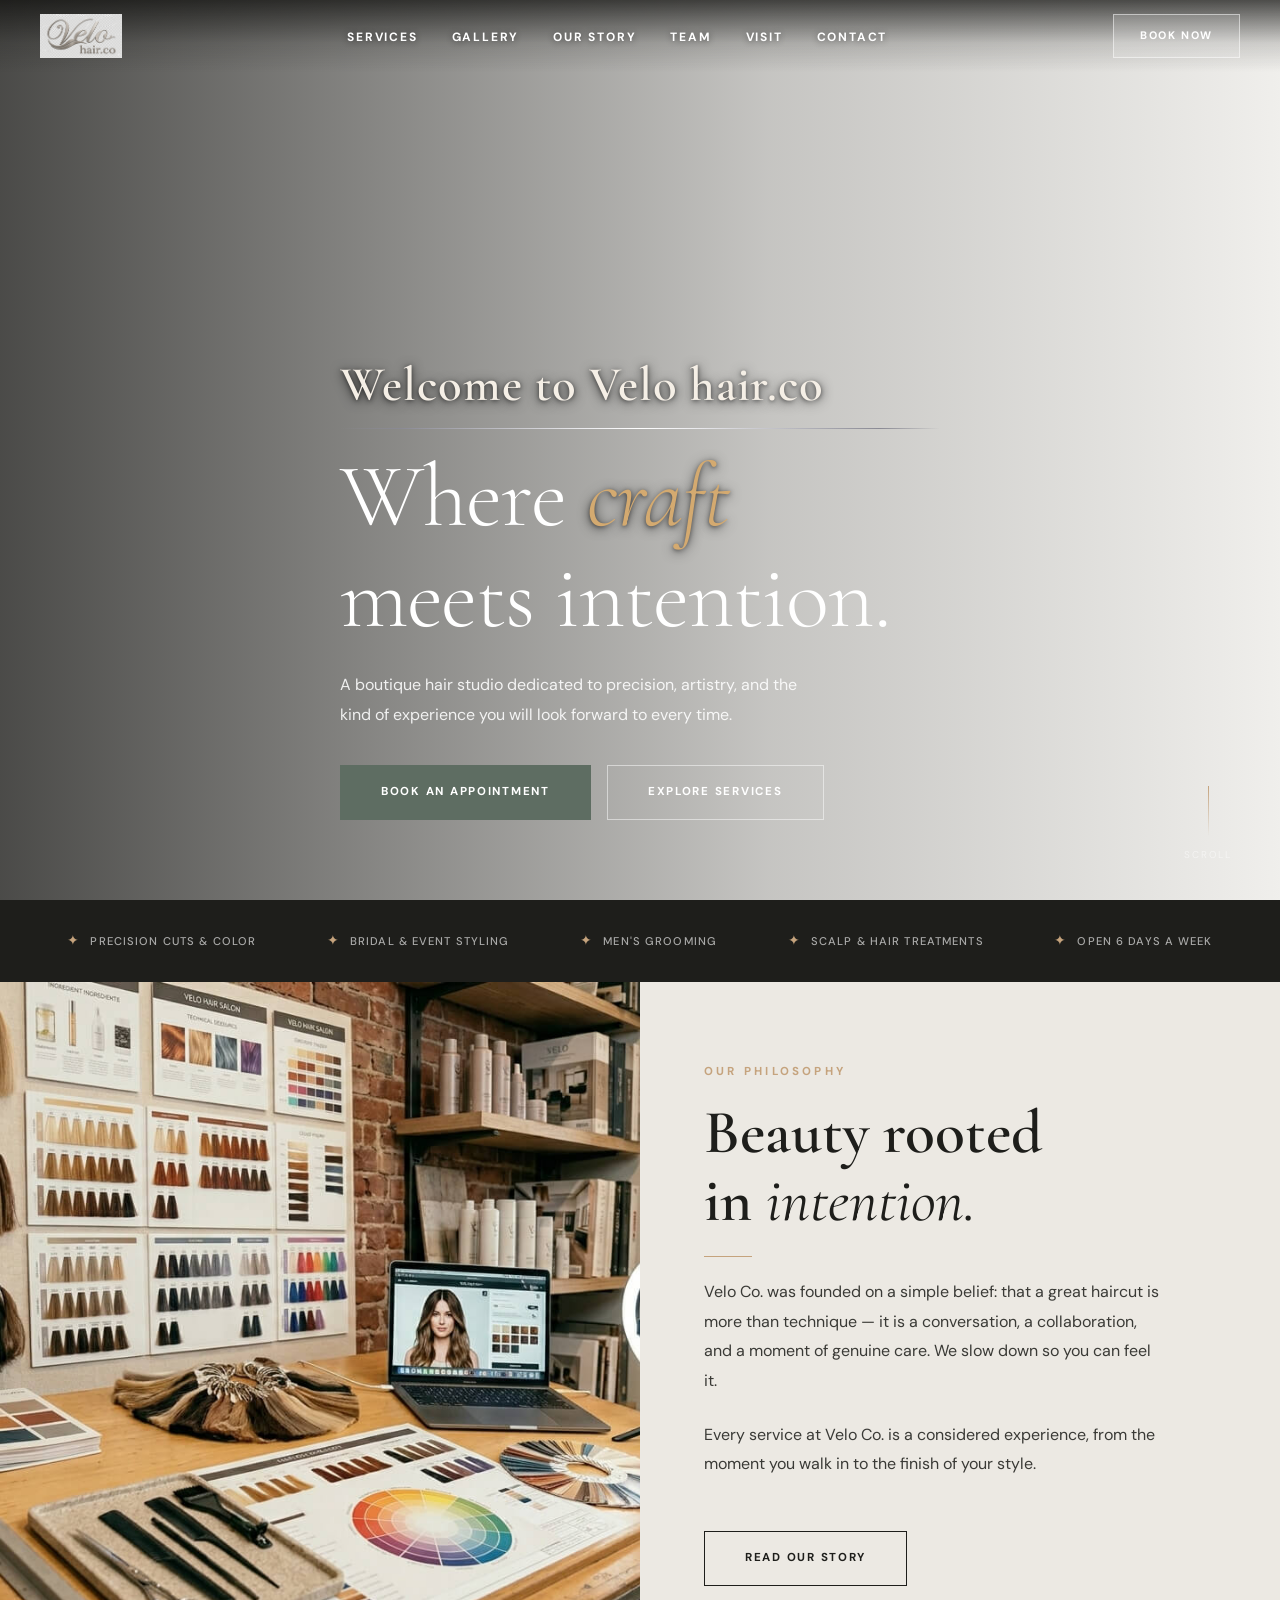
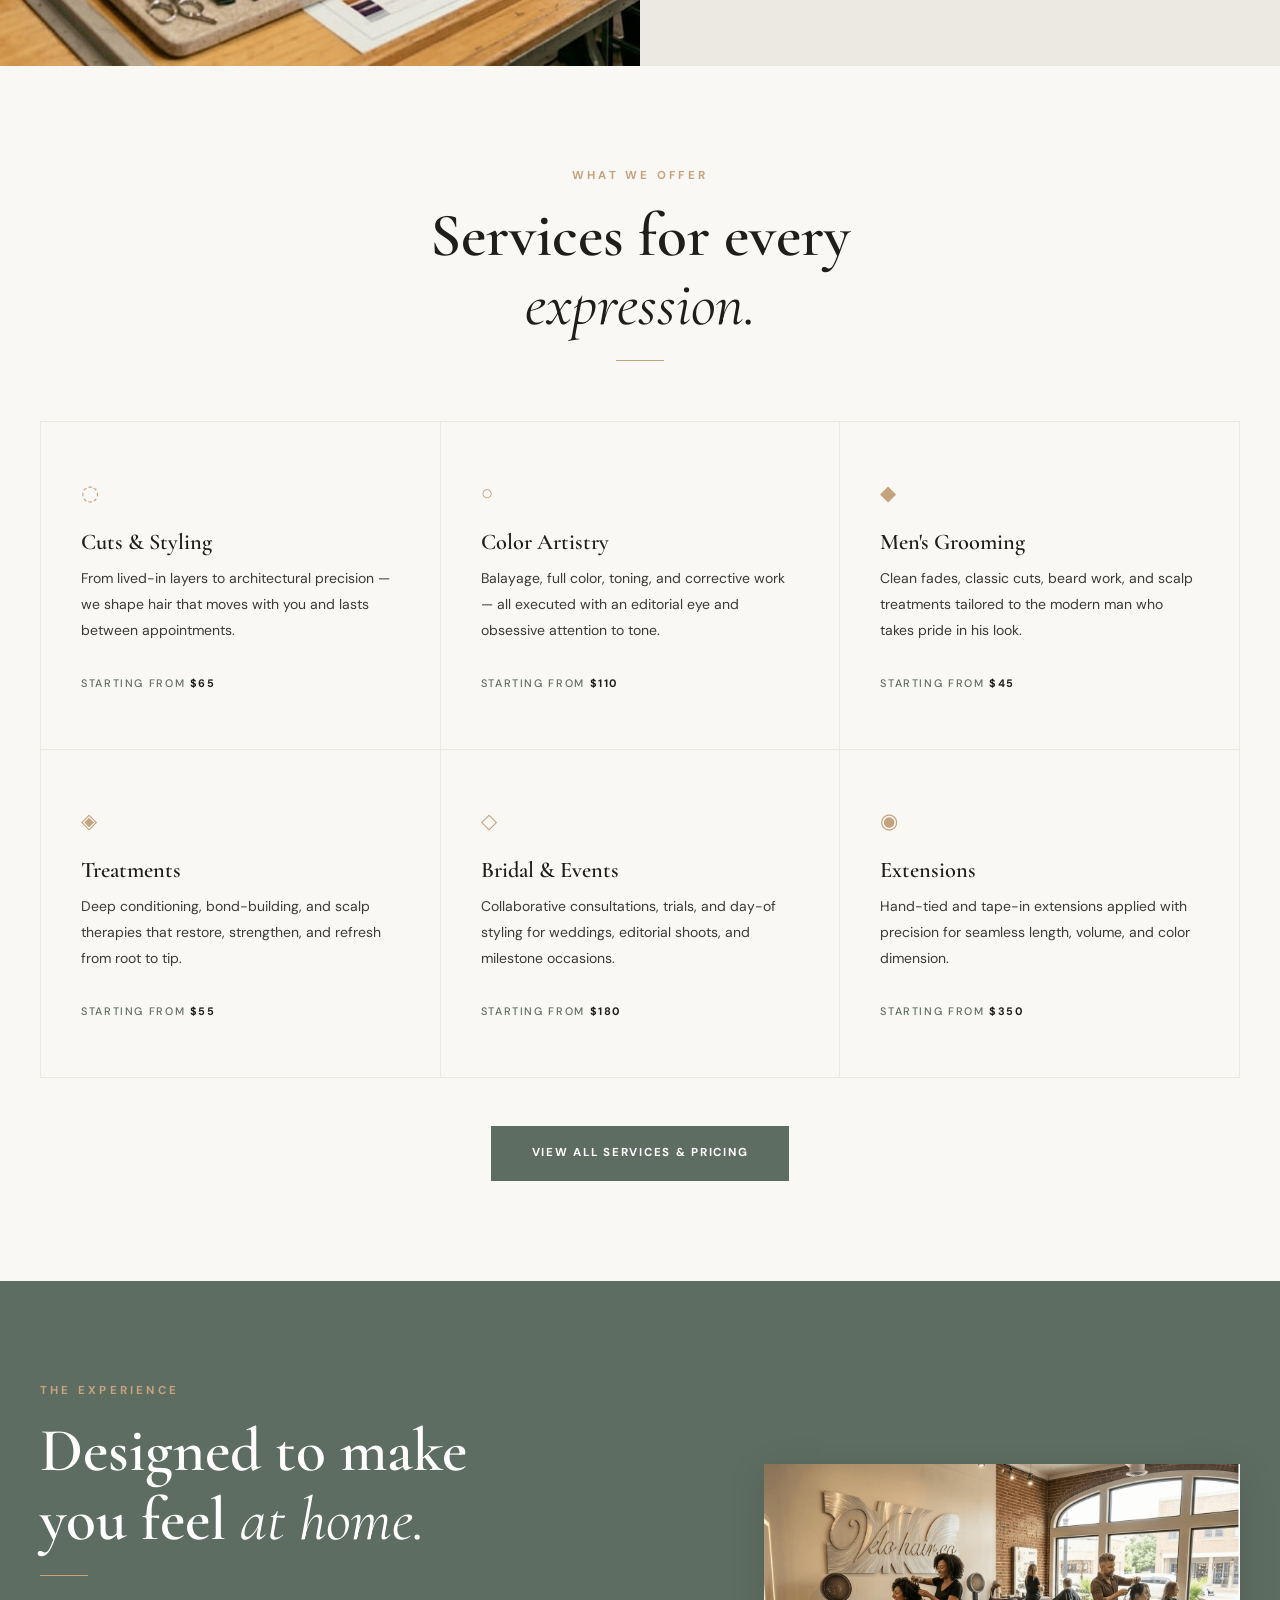
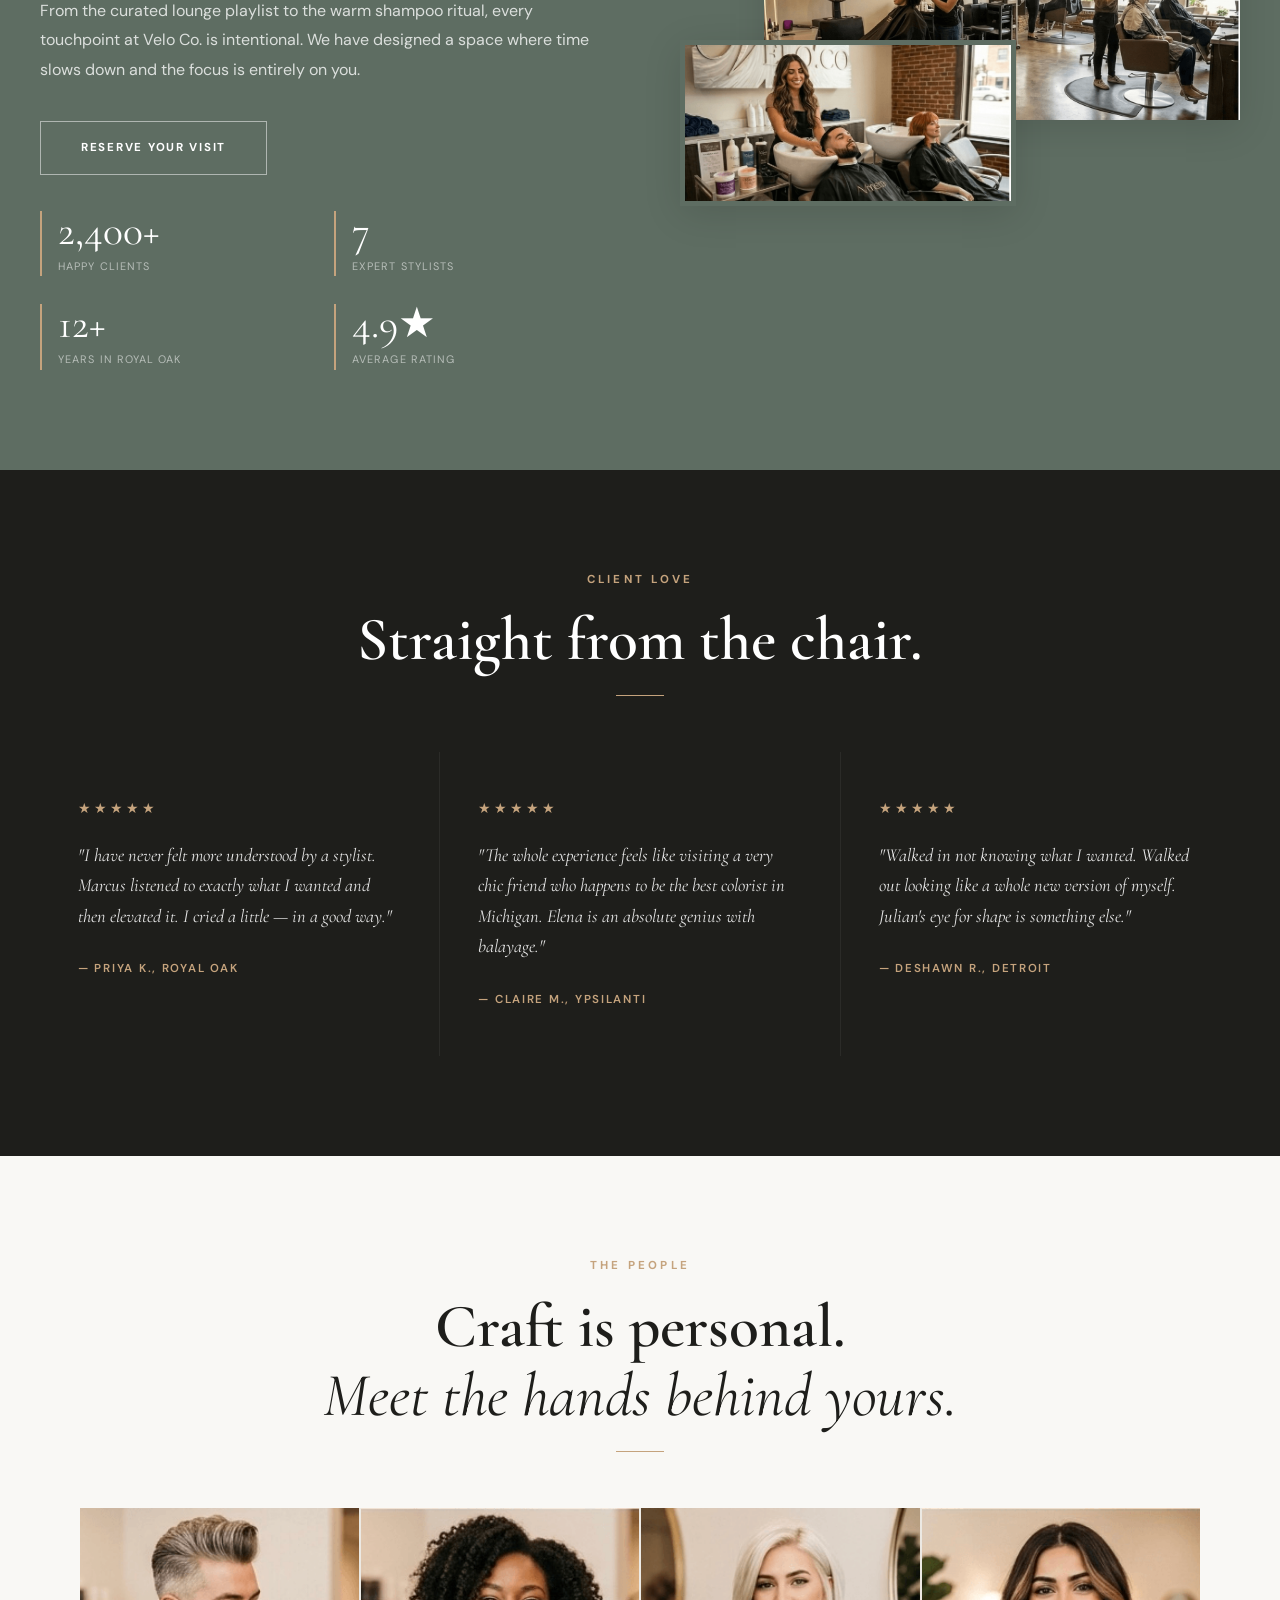
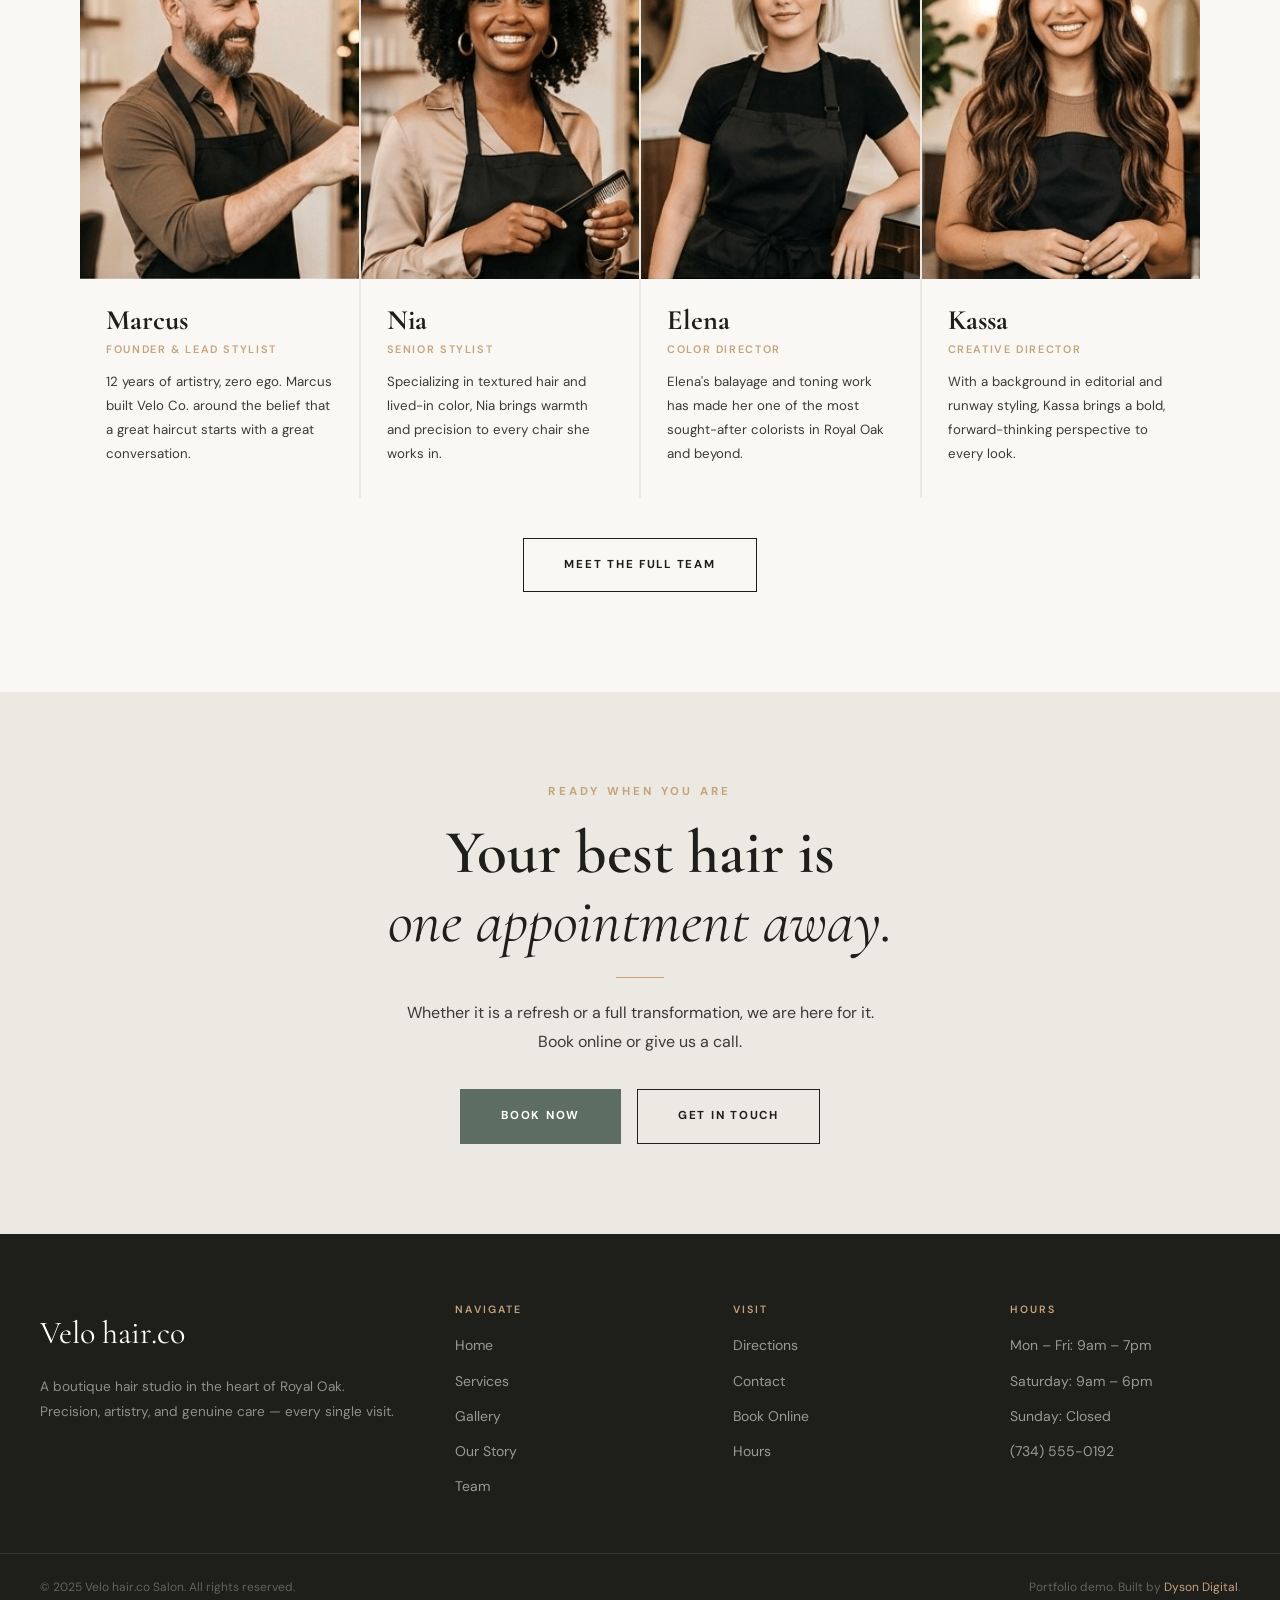
<file: index.html>
<!DOCTYPE html>
<html lang="en">
<head>
  <meta charset="UTF-8">
  <meta name="viewport" content="width=device-width, initial-scale=1.0">
  <meta name="robots" content="noindex, nofollow">
  <meta name="description" content="Velo hair.co Salon — Royal Oak's premier boutique hair studio. Precision cuts, color artistry, and an elevated experience for every client.">
  <title>Velo Co. Salon | Royal Oak's Premier Boutique Hair Studio</title>
  <link rel="preconnect" href="https://fonts.googleapis.com">
  <link rel="preconnect" href="https://fonts.gstatic.com" crossorigin>
  <link href="https://fonts.googleapis.com/css2?family=Cormorant+Garamond:ital,wght@0,300;0,400;0,500;0,600;0,700;1,300;1,400;1,500&family=DM+Sans:ital,wght@0,300;0,400;0,500;0,600;1,300&display=swap" rel="stylesheet">
  <link rel="stylesheet" href="style.css">
  <link rel="icon" type="image/png" href="favicon.png">
  <link rel="apple-touch-icon" href="favicon.png">
  <link rel="icon" type="image/png" href="images/favicon.png">
  <link rel="shortcut icon" href="images/favicon.ico">
</head>
<body>

  <!-- NAVIGATION -->
  <nav class="site-nav transparent" id="siteNav" aria-label="Main navigation">
    <div class="site-nav-inner">
      <a href="index.html" class="nav-logo"><img src="images/velologo.png" alt="Velo Hair Co."></a>
      <ul class="nav-links" role="list">
        <li><a href="services.html">Services</a></li>
        <li><a href="gallery.html">Gallery</a></li>
        <li><a href="story.html">Our Story</a></li>
        <li><a href="team.html">Team</a></li>
        <li><a href="visit.html">Visit</a></li>
        <li><a href="contact.html">Contact</a></li>
      </ul>
      <a href="#" class="btn nav-cta demo-trigger">Book Now</a>
      <button class="nav-toggle" id="navToggle" aria-label="Open menu" aria-expanded="false">
        <span></span><span></span><span></span>
      </button>
    </div>
  </nav>

  <!-- MOBILE MENU -->
  <nav class="nav-mobile" id="navMobile" aria-label="Mobile navigation">
    <button class="mobile-close" id="mobileClose" aria-label="Close menu">&#x2715;</button>
    <a href="index.html">Home</a>
    <a href="services.html">Services</a>
    <a href="gallery.html">Gallery</a>
    <a href="story.html">Our Story</a>
    <a href="team.html">Team</a>
    <a href="visit.html">Visit</a>
    <a href="contact.html">Contact</a>
    <a href="#" class="mobile-cta demo-trigger">Book Now</a>
  </nav>

  <!-- HERO -->
  <section class="hero" aria-label="Hero">
    <video class="hero-bg" autoplay muted playsinline aria-hidden="true">
      <source src="videos/blond-velo-hair-experience.MP4" type="video/mp4">
    </video>
    <div class="hero-overlay" aria-hidden="true"></div>
    <div class="hero-content">
      <span class="hero-welcome">Welcome to Velo hair.co</span>
      <h1>Where <em>craft</em><br>meets intention.</h1>
      <p>A boutique hair studio dedicated to precision, artistry, and the kind of experience you will look forward to every time.</p>
      <div class="hero-btns">
        <a href="#" class="btn btn-primary demo-trigger">Book an Appointment</a>
        <a href="services.html" class="btn btn-ghost">Explore Services</a>
      </div>
    </div>
    <div class="hero-scroll" aria-hidden="true">
      <div class="hero-scroll-line"></div>
      <span>Scroll</span>
    </div>
  </section>

  <!-- INTRO BAND -->
  <div class="intro-band" aria-hidden="true">
    <div class="intro-band-inner">
      <div class="intro-band-item"><span>&#10022;</span> Precision Cuts &amp; Color</div>
      <div class="intro-band-item"><span>&#10022;</span> Bridal &amp; Event Styling</div>
      <div class="intro-band-item"><span>&#10022;</span> Men's Grooming</div>
      <div class="intro-band-item"><span>&#10022;</span> Scalp &amp; Hair Treatments</div>
      <div class="intro-band-item"><span>&#10022;</span> Open 6 Days a Week</div>
    </div>
  </div>

  <!-- ABOUT STRIP -->
  <section class="about-strip" aria-label="About Velo Co.">
    <div class="about-strip-img reveal-left">
      <img src="images/velo-hair-co-interior-styling-station.jpg" alt="Velo Co. interior styling station" loading="lazy">
    </div>
    <div class="about-strip-text">
      <div class="about-strip-text-inner reveal">
        <span class="eyebrow">Our Philosophy</span>
        <h2>Beauty rooted<br>in <span class="italic-serif">intention.</span></h2>
        <div class="gold-line-left"></div>
        <p>Velo Co. was founded on a simple belief: that a great haircut is more than technique — it is a conversation, a collaboration, and a moment of genuine care. We slow down so you can feel it.</p>
        <p class="mt-16">Every service at Velo Co. is a considered experience, from the moment you walk in to the finish of your style.</p>
        <a href="story.html" class="btn btn-outline mt-28">Read Our Story</a>
      </div>
    </div>
  </section>

  <!-- SERVICES PREVIEW -->
  <section class="services-preview" aria-label="Services overview">
    <div class="container">
      <div class="section-header text-center reveal">
        <span class="eyebrow">What We Offer</span>
        <h2>Services for every<br><span class="italic-serif">expression.</span></h2>
        <div class="gold-line"></div>
      </div>
      <div class="services-grid">
        <div class="service-card reveal">
          <div class="service-card-icon">&#9676;</div>
          <h3>Cuts &amp; Styling</h3>
          <p>From lived-in layers to architectural precision — we shape hair that moves with you and lasts between appointments.</p>
          <span class="service-from">Starting from <strong>$65</strong></span>
        </div>
        <div class="service-card reveal">
          <div class="service-card-icon">&#9675;</div>
          <h3>Color Artistry</h3>
          <p>Balayage, full color, toning, and corrective work — all executed with an editorial eye and obsessive attention to tone.</p>
          <span class="service-from">Starting from <strong>$110</strong></span>
        </div>
        <div class="service-card reveal">
          <div class="service-card-icon">&#9670;</div>
          <h3>Men's Grooming</h3>
          <p>Clean fades, classic cuts, beard work, and scalp treatments tailored to the modern man who takes pride in his look.</p>
          <span class="service-from">Starting from <strong>$45</strong></span>
        </div>
        <div class="service-card reveal">
          <div class="service-card-icon">&#9672;</div>
          <h3>Treatments</h3>
          <p>Deep conditioning, bond-building, and scalp therapies that restore, strengthen, and refresh from root to tip.</p>
          <span class="service-from">Starting from <strong>$55</strong></span>
        </div>
        <div class="service-card reveal">
          <div class="service-card-icon">&#9671;</div>
          <h3>Bridal &amp; Events</h3>
          <p>Collaborative consultations, trials, and day-of styling for weddings, editorial shoots, and milestone occasions.</p>
          <span class="service-from">Starting from <strong>$180</strong></span>
        </div>
        <div class="service-card reveal">
          <div class="service-card-icon">&#9673;</div>
          <h3>Extensions</h3>
          <p>Hand-tied and tape-in extensions applied with precision for seamless length, volume, and color dimension.</p>
          <span class="service-from">Starting from <strong>$350</strong></span>
        </div>
      </div>
      <div class="text-center mt-48">
        <a href="services.html" class="btn btn-primary reveal">View All Services &amp; Pricing</a>
      </div>
    </div>
  </section>

  <!-- EXPERIENCE SECTION -->
  <section class="experience-section" aria-label="The Velo hair.co experience">
    <div class="section-inner">
      <div class="experience-text reveal-left">
        <span class="eyebrow">The Experience</span>
        <h2>Designed to make<br>you feel <span class="italic-serif">at home.</span></h2>
        <div class="gold-line-sage"></div>
        <p>From the curated lounge playlist to the warm shampoo ritual, every touchpoint at Velo Co. is intentional. We have designed a space where time slows down and the focus is entirely on you.</p>
        <a href="#" class="btn btn-ghost demo-trigger mt-8">Reserve Your Visit</a>
        <div class="experience-stats">
          <div class="stat-item">
            <div class="stat-num">2,400+</div>
            <div class="stat-label">Happy Clients</div>
          </div>
          <div class="stat-item">
            <div class="stat-num">7</div>
            <div class="stat-label">Expert Stylists</div>
          </div>
          <div class="stat-item">
            <div class="stat-num">12+</div>
            <div class="stat-label">Years in Royal Oak</div>
          </div>
          <div class="stat-item">
            <div class="stat-num">4.9&#9733;</div>
            <div class="stat-label">Average Rating</div>
          </div>
        </div>
      </div>
      <div class="experience-images reveal-right" aria-hidden="true">
        <img src="images/velo-experience-stylist-care.png" alt="Stylist at work" class="exp-img-main" loading="lazy">
        <img src="images/velo-experience-shampoo-bowl.png" alt="Shampoo bowl experience" class="exp-img-accent" loading="lazy">
      </div>
    </div>
  </section>

  <!-- TESTIMONIALS -->
  <section class="testimonials" aria-label="Client testimonials">
    <div class="container">
      <div class="testimonials-header text-center reveal">
        <span class="eyebrow">Client Love</span>
        <h2>Straight from the chair.</h2>
        <div class="gold-line"></div>
      </div>
      <div class="testimonials-grid">
        <div class="testimonial-card reveal">
          <div class="testimonial-stars">&#9733;&#9733;&#9733;&#9733;&#9733;</div>
          <blockquote>"I have never felt more understood by a stylist. Marcus listened to exactly what I wanted and then elevated it. I cried a little — in a good way."</blockquote>
          <span class="testimonial-author">— Priya K., Royal Oak</span>
        </div>
        <div class="testimonial-card reveal">
          <div class="testimonial-stars">&#9733;&#9733;&#9733;&#9733;&#9733;</div>
          <blockquote>"The whole experience feels like visiting a very chic friend who happens to be the best colorist in Michigan. Elena is an absolute genius with balayage."</blockquote>
          <span class="testimonial-author">— Claire M., Ypsilanti</span>
        </div>
        <div class="testimonial-card reveal">
          <div class="testimonial-stars">&#9733;&#9733;&#9733;&#9733;&#9733;</div>
          <blockquote>"Walked in not knowing what I wanted. Walked out looking like a whole new version of myself. Julian's eye for shape is something else."</blockquote>
          <span class="testimonial-author">— DeShawn R., Detroit</span>
        </div>
      </div>
    </div>
  </section>

  <!-- TEAM PREVIEW -->
  <section class="section bg-cream" aria-label="Meet our team">
    <div class="section-inner">
      <div class="text-center reveal mb-56">
        <span class="eyebrow">The People</span>
        <h2>Craft is personal.<br><span class="italic-serif">Meet the hands behind yours.</span></h2>
        <div class="gold-line"></div>
      </div>
      <div class="team-grid">
        <div class="team-card reveal">
          <div class="team-card-img">
            <img src="images/velo-team-marcus-founder.png" alt="Marcus, Founder and Lead Stylist" loading="lazy">
          </div>
          <div class="team-card-info">
            <h4>Marcus</h4>
            <div class="team-card-role">Founder &amp; Lead Stylist</div>
            <p class="team-card-bio">12 years of artistry, zero ego. Marcus built Velo Co. around the belief that a great haircut starts with a great conversation.</p>
          </div>
        </div>
        <div class="team-card reveal">
          <div class="team-card-img">
            <img src="images/velo-team-nia-stylist.png" alt="Nia, Senior Stylist" loading="lazy">
          </div>
          <div class="team-card-info">
            <h4>Nia</h4>
            <div class="team-card-role">Senior Stylist</div>
            <p class="team-card-bio">Specializing in textured hair and lived-in color, Nia brings warmth and precision to every chair she works in.</p>
          </div>
        </div>
        <div class="team-card reveal">
          <div class="team-card-img">
            <img src="images/velo-team-elena-colorist.png" alt="Elena, Color Director" loading="lazy">
          </div>
          <div class="team-card-info">
            <h4>Elena</h4>
            <div class="team-card-role">Color Director</div>
            <p class="team-card-bio">Elena's balayage and toning work has made her one of the most sought-after colorists in Royal Oak and beyond.</p>
          </div>
        </div>
        <div class="team-card reveal">
          <div class="team-card-img">
            <img src="images/velo-team-kassa-texture.png" alt="Kassa, Creative Director" loading="lazy">
          </div>
          <div class="team-card-info">
            <h4>Kassa</h4>
            <div class="team-card-role">Creative Director</div>
            <p class="team-card-bio">With a background in editorial and runway styling, Kassa brings a bold, forward-thinking perspective to every look.</p>
          </div>
        </div>
      </div>
      <div class="text-center mt-40">
        <a href="team.html" class="btn btn-outline reveal">Meet the Full Team</a>
      </div>
    </div>
  </section>

  <!-- CTA BAND -->
  <section class="cta-band" aria-label="Book an appointment">
    <div class="container reveal">
      <span class="eyebrow">Ready When You Are</span>
      <h2>Your best hair is<br><span class="italic-serif">one appointment away.</span></h2>
      <div class="gold-line"></div>
      <p>Whether it is a refresh or a full transformation, we are here for it. Book online or give us a call.</p>
      <div class="hero-btns-center">
        <a href="#" class="btn btn-primary demo-trigger">Book Now</a>
        <a href="contact.html" class="btn btn-outline">Get in Touch</a>
      </div>
    </div>
  </section>

  <!-- FOOTER -->
  <footer>
    <div class="footer-inner">
      <div class="footer-brand">
        <span class="logo-footer">Velo hair.co</span>
        <p>A boutique hair studio in the heart of Royal Oak. Precision, artistry, and genuine care — every single visit.</p>
      </div>
      <div class="footer-col">
        <h5>Navigate</h5>
        <a href="index.html">Home</a>
        <a href="services.html">Services</a>
        <a href="gallery.html">Gallery</a>
        <a href="story.html">Our Story</a>
        <a href="team.html">Team</a>
      </div>
      <div class="footer-col">
        <h5>Visit</h5>
        <a href="visit.html">Directions</a>
        <a href="contact.html">Contact</a>
        <a href="#" class="demo-trigger">Book Online</a>
        <a href="visit.html">Hours</a>
      </div>
      <div class="footer-col">
        <h5>Hours</h5>
        <a href="#">Mon – Fri: 9am – 7pm</a>
        <a href="#">Saturday: 9am – 6pm</a>
        <a href="#">Sunday: Closed</a>
        <a href="tel:+17345550192">(734) 555-0192</a>
      </div>
    </div>
    <div class="footer-bottom">
      <p>&copy; 2025 Velo hair.co Salon. All rights reserved.</p>
      <p>Portfolio demo. Built by <a href="https://dysondigital.com" target="_blank" rel="noopener noreferrer">Dyson Digital</a>.</p>
    </div>
  </footer>

  <!-- DEMO MODAL -->
  <div class="demo-modal-overlay" id="demoModal" role="dialog" aria-modal="true" aria-label="Demo notice">
    <div class="demo-modal">
      <button class="demo-modal-close" id="demoModalClose" aria-label="Close modal">&#x2715;</button>
      <div class="modal-logo">Velo Co.</div>
      <div class="modal-line"></div>
      <h3>This is a Demo Site</h3>
      <p>This website is a portfolio demonstration and display piece only. No appointments can be scheduled, no purchases can be made, and no forms are active.</p>
      <p class="modal-builder">Built by <a href="https://dysondigital.com" target="_blank" rel="noopener noreferrer">Dyson Digital</a></p>
      <button class="btn modal-dismiss" id="modalDismiss">Got It</button>
    </div>
  </div>

  <script>
    const siteNav = document.getElementById('siteNav');
    window.addEventListener('scroll', () => {
      if (window.scrollY > 60) { siteNav.classList.remove('transparent'); siteNav.classList.add('scrolled'); }
      else { siteNav.classList.add('transparent'); siteNav.classList.remove('scrolled'); }
    });
    const navToggle = document.getElementById('navToggle');
    const navMobile = document.getElementById('navMobile');
    const mobileClose = document.getElementById('mobileClose');
    function openMenu() { navMobile.classList.add('open'); navToggle.classList.add('open'); navToggle.setAttribute('aria-expanded','true'); document.body.style.overflow='hidden'; }
    function closeMenu() { navMobile.classList.remove('open'); navToggle.classList.remove('open'); navToggle.setAttribute('aria-expanded','false'); document.body.style.overflow=''; }
    navToggle.addEventListener('click', () => navMobile.classList.contains('open') ? closeMenu() : openMenu());
    mobileClose.addEventListener('click', closeMenu);
    navMobile.addEventListener('click', (e) => { if (e.target.closest('a')) closeMenu(); });
    const demoModal = document.getElementById('demoModal');
    document.querySelectorAll('.demo-trigger').forEach(el => el.addEventListener('click', (e) => { e.preventDefault(); demoModal.classList.add('active'); document.body.style.overflow='hidden'; }));
    function closeModal() { demoModal.classList.remove('active'); document.body.style.overflow=''; }
    document.getElementById('demoModalClose').addEventListener('click', closeModal);
    document.getElementById('modalDismiss').addEventListener('click', closeModal);
    demoModal.addEventListener('click', (e) => { if (e.target === demoModal) closeModal(); });
    const revealEls = document.querySelectorAll('.reveal, .reveal-left, .reveal-right');
    const observer = new IntersectionObserver((entries) => { entries.forEach(entry => { if (entry.isIntersecting) { entry.target.classList.add('visible'); observer.unobserve(entry.target); } }); }, { threshold: 0.12 });
    revealEls.forEach(el => observer.observe(el));
  </script>
</body>
</html>
</file>
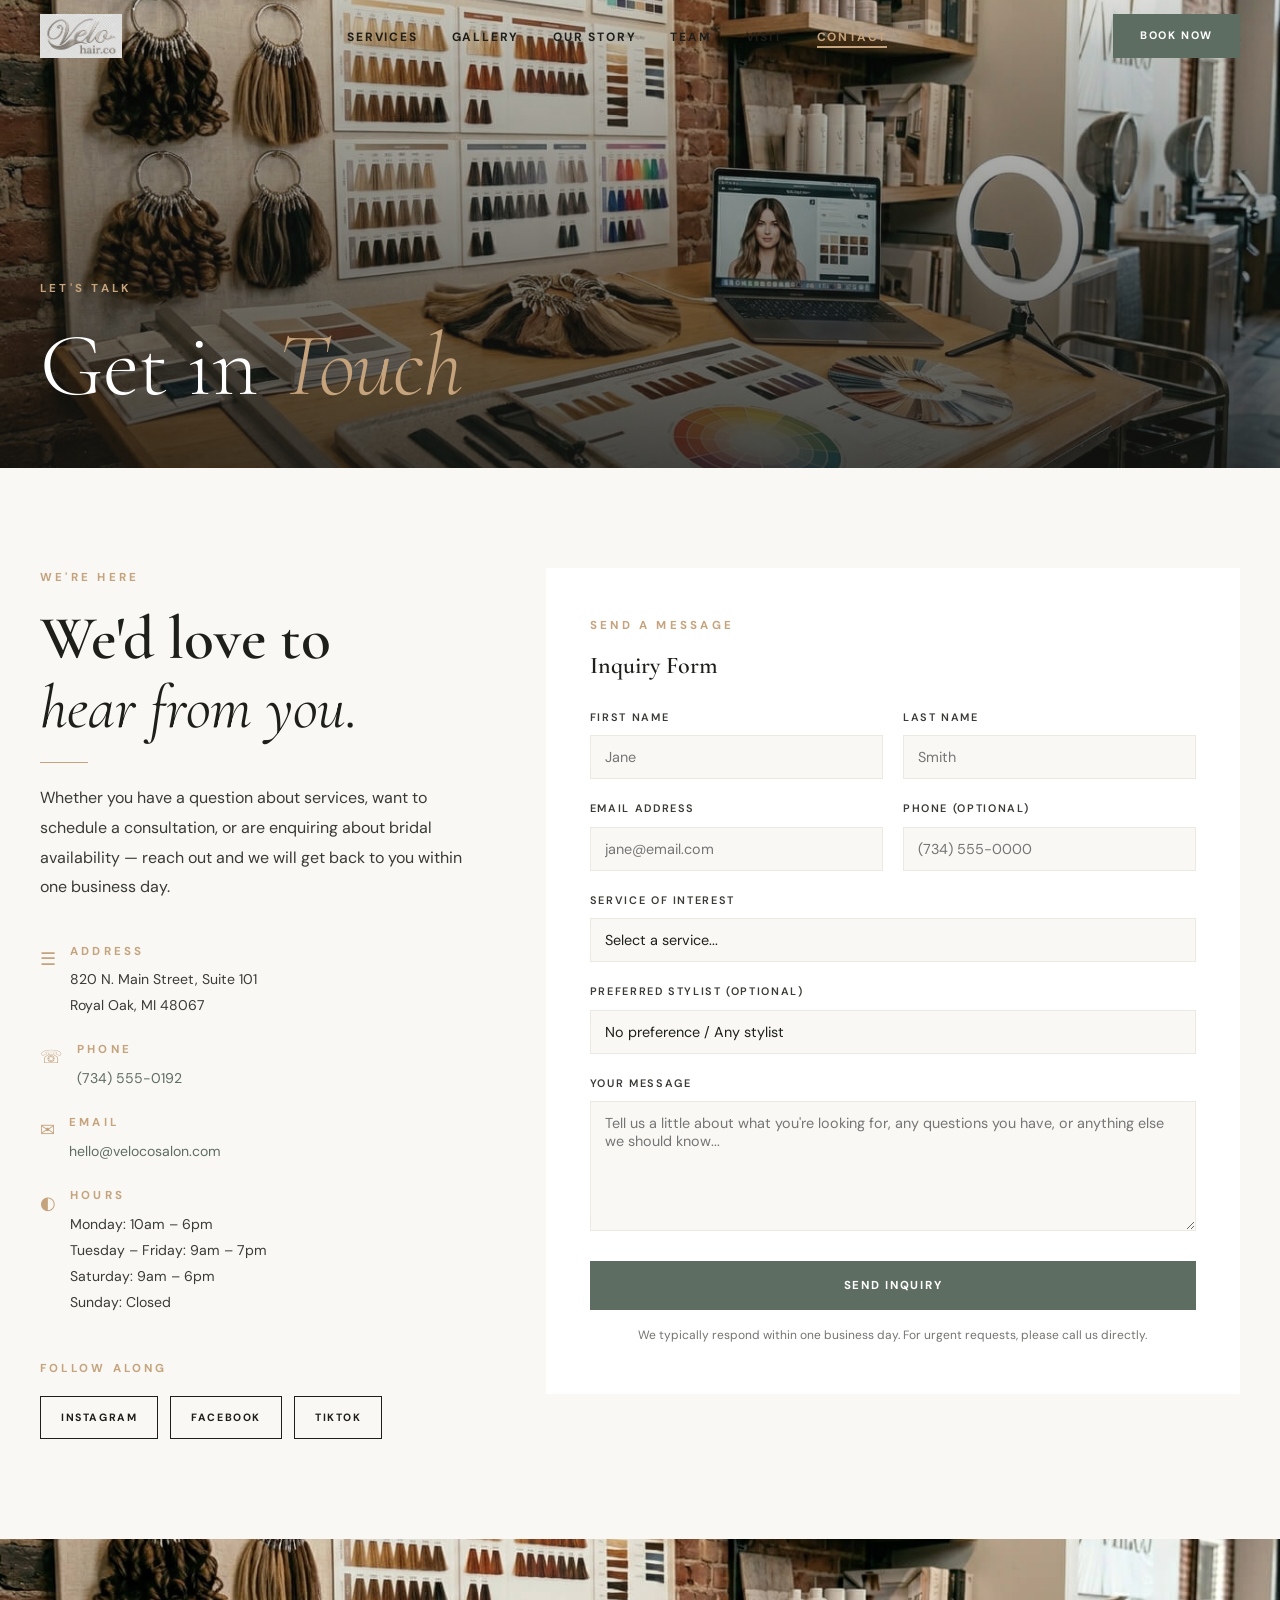
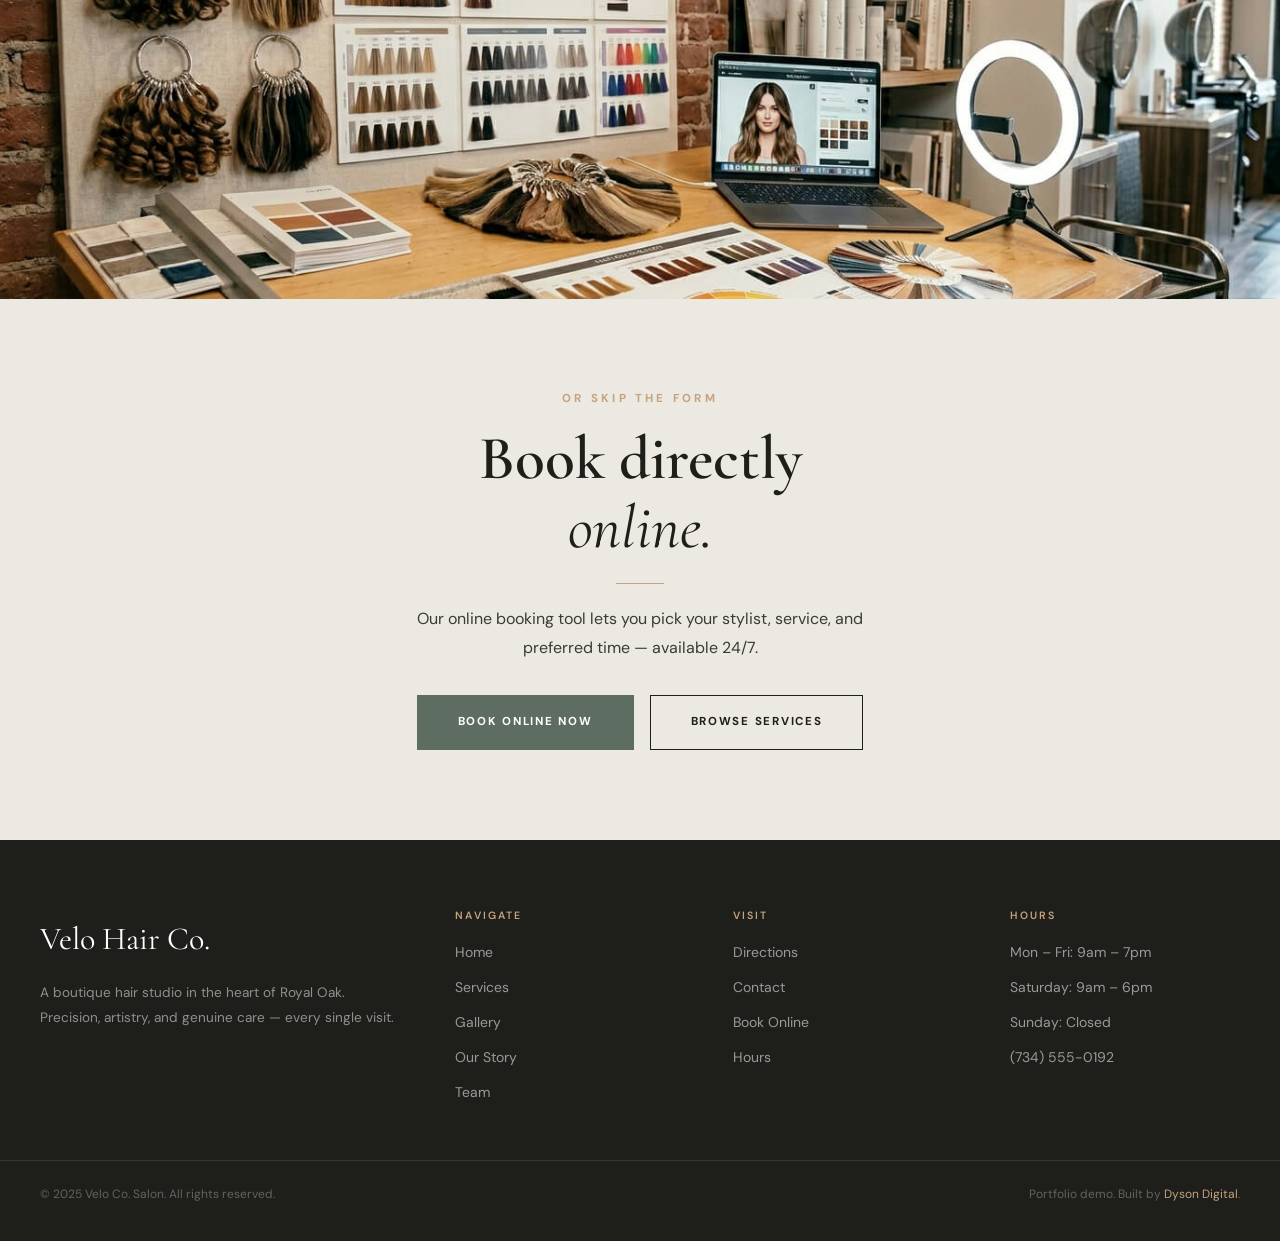
<file: contact.html>
<!DOCTYPE html>
<html lang="en">
<head>
  <meta charset="UTF-8">
  <meta name="viewport" content="width=device-width, initial-scale=1.0">
  <meta name="robots" content="noindex, nofollow">
  <meta name="description" content="Contact Velo Co. Salon — reach out for appointments, inquiries, bridal consultations, or questions about our Royal Oak studio.">
  <title>Contact | Velo Co. Salon</title>
  <link rel="preconnect" href="https://fonts.googleapis.com">
  <link rel="preconnect" href="https://fonts.gstatic.com" crossorigin>
  <link href="https://fonts.googleapis.com/css2?family=Cormorant+Garamond:ital,wght@0,300;0,400;0,500;0,600;0,700;1,300;1,400;1,500&family=DM+Sans:ital,wght@0,300;0,400;0,500;0,600;1,300&display=swap" rel="stylesheet">
  <link rel="stylesheet" href="style.css">
  <link rel="icon" type="image/png" href="favicon.png">
  <link rel="apple-touch-icon" href="favicon.png">
  <link rel="icon" type="image/png" href="images/favicon.png">
  <link rel="shortcut icon" href="images/favicon.ico">
</head>
<body>

  <nav class="site-nav scrolled" id="siteNav" aria-label="Main navigation">
    <div class="site-nav-inner">
      <a href="index.html" class="nav-logo"><img src="images/velologo.png" alt="Velo Hair Co."></a>
      <ul class="nav-links" role="list">
        <li><a href="services.html">Services</a></li>
        <li><a href="gallery.html">Gallery</a></li>
        <li><a href="story.html">Our Story</a></li>
        <li><a href="team.html">Team</a></li>
        <li><a href="visit.html">Visit</a></li>
        <li><a href="contact.html" class="active">Contact</a></li>
      </ul>
      <a href="#" class="btn nav-cta demo-trigger">Book Now</a>
      <button class="nav-toggle" id="navToggle" aria-label="Open menu" aria-expanded="false"><span></span><span></span><span></span></button>
    </div>
  </nav>

  <nav class="nav-mobile" id="navMobile" aria-label="Mobile navigation">
    <button class="mobile-close" id="mobileClose" aria-label="Close menu">&#x2715;</button>
    <a href="index.html">Home</a><a href="services.html">Services</a><a href="gallery.html">Gallery</a>
    <a href="story.html">Our Story</a><a href="team.html">Team</a><a href="visit.html">Visit</a>
    <a href="contact.html">Contact</a><a href="#" class="mobile-cta demo-trigger">Book Now</a>
  </nav>

  <section class="page-hero" aria-label="Contact hero">
    <img src="images/velo-hair-co-interior-styling-station.jpg" alt="Velo Co. interior" class="page-hero-img" loading="lazy">
    <div class="page-hero-overlay" aria-hidden="true"></div>
    <div class="page-hero-content">
      <span class="eyebrow">Let's Talk</span>
      <h1>Get in <em>Touch</em></h1>
    </div>
  </section>

  <!-- CONTACT SECTION -->
  <section class="contact-section" aria-label="Contact form and information">
    <div class="section-inner">
      <div class="contact-grid">

        <!-- LEFT: Info -->
        <div>
          <div class="reveal">
            <span class="eyebrow">We're Here</span>
            <h2>We'd love to<br><span class="italic-serif">hear from you.</span></h2>
            <div class="gold-line-left"></div>
            <p>Whether you have a question about services, want to schedule a consultation, or are enquiring about bridal availability — reach out and we will get back to you within one business day.</p>
          </div>
          <div class="contact-info-details">
            <div class="contact-detail reveal">
              <div class="contact-detail-icon">&#9776;</div>
              <div class="contact-detail-text">
                <span class="eyebrow mb-4">Address</span>
                <p>820 N. Main Street, Suite 101<br>Royal Oak, MI 48067</p>
              </div>
            </div>
            <div class="contact-detail reveal">
              <div class="contact-detail-icon">&#9743;</div>
              <div class="contact-detail-text">
                <span class="eyebrow mb-4">Phone</span>
                <p><a href="tel:+17345550192" class="visit-info-link">(734) 555-0192</a></p>
              </div>
            </div>
            <div class="contact-detail reveal">
              <div class="contact-detail-icon">&#9993;</div>
              <div class="contact-detail-text">
                <span class="eyebrow mb-4">Email</span>
                <p><a href="mailto:hello@velocosalon.com" class="visit-info-link">hello@velocosalon.com</a></p>
              </div>
            </div>
            <div class="contact-detail reveal">
              <div class="contact-detail-icon">&#9680;</div>
              <div class="contact-detail-text">
                <span class="eyebrow mb-4">Hours</span>
                <p>Monday: 10am – 6pm<br>Tuesday – Friday: 9am – 7pm<br>Saturday: 9am – 6pm<br>Sunday: Closed</p>
              </div>
            </div>
          </div>
          <div class="mt-44 reveal">
            <span class="eyebrow">Follow Along</span>
            <div class="contact-social-row">
              <a href="#" class="btn btn-outline contact-social-btn demo-trigger">Instagram</a>
              <a href="#" class="btn btn-outline contact-social-btn demo-trigger">Facebook</a>
              <a href="#" class="btn btn-outline contact-social-btn demo-trigger">TikTok</a>
            </div>
          </div>
        </div>

        <!-- RIGHT: Form -->
        <div class="contact-form reveal-right">
          <span class="eyebrow">Send a Message</span>
          <h3 class="contact-form-title">Inquiry Form</h3>
          <div class="form-row">
            <div class="form-group"><label for="firstName">First Name</label><input type="text" id="firstName" name="firstName" placeholder="Jane" autocomplete="given-name"></div>
            <div class="form-group"><label for="lastName">Last Name</label><input type="text" id="lastName" name="lastName" placeholder="Smith" autocomplete="family-name"></div>
          </div>
          <div class="form-row">
            <div class="form-group"><label for="email">Email Address</label><input type="email" id="email" name="email" placeholder="jane@email.com" autocomplete="email"></div>
            <div class="form-group"><label for="phone">Phone (optional)</label><input type="tel" id="phone" name="phone" placeholder="(734) 555-0000" autocomplete="tel"></div>
          </div>
          <div class="form-group">
            <label for="service">Service of Interest</label>
            <select id="service" name="service">
              <option value="" disabled selected>Select a service...</option>
              <option value="cut">Haircut &amp; Styling</option>
              <option value="color">Color Services</option>
              <option value="mens">Men's Grooming</option>
              <option value="treatments">Treatments</option>
              <option value="bridal">Bridal &amp; Events</option>
              <option value="extensions">Extensions</option>
              <option value="careers">Career Inquiry</option>
              <option value="other">Other / General Question</option>
            </select>
          </div>
          <div class="form-group">
            <label for="stylist">Preferred Stylist (optional)</label>
            <select id="stylist" name="stylist">
              <option value="" disabled selected>No preference / Any stylist</option>
              <option>Marcus</option><option>Nia</option><option>Elena</option>
              <option>Kassa</option><option>Julian</option><option>Chloe</option><option>David</option>
            </select>
          </div>
          <div class="form-group">
            <label for="message">Your Message</label>
            <textarea id="message" name="message" placeholder="Tell us a little about what you're looking for, any questions you have, or anything else we should know..."></textarea>
          </div>
          <button type="button" class="btn btn-primary contact-submit-btn demo-trigger">Send Inquiry</button>
          <p class="contact-form-note">We typically respond within one business day. For urgent requests, please call us directly.</p>
        </div>
      </div>
    </div>
  </section>

  <!-- INTERIOR IMAGE STRIP -->
  <div class="contact-img-strip" aria-hidden="true">
    <img src="images/velo-hair-co-interior-styling-station.jpg" alt="" class="contact-inline-img" loading="lazy">
  </div>

  <!-- CTA BAND -->
  <section class="cta-band" aria-label="Book online">
    <div class="container reveal">
      <span class="eyebrow">Or Skip the Form</span>
      <h2>Book directly<br><span class="italic-serif">online.</span></h2>
      <div class="gold-line"></div>
      <p>Our online booking tool lets you pick your stylist, service, and preferred time — available 24/7.</p>
      <div class="hero-btns-center">
        <a href="#" class="btn btn-primary demo-trigger">Book Online Now</a>
        <a href="services.html" class="btn btn-outline">Browse Services</a>
      </div>
    </div>
  </section>

  <!-- FOOTER -->
  <footer>
    <div class="footer-inner">
      <div class="footer-brand"><span class="logo-footer">Velo Hair Co.</span><p>A boutique hair studio in the heart of Royal Oak. Precision, artistry, and genuine care — every single visit.</p></div>
      <div class="footer-col"><h5>Navigate</h5><a href="index.html">Home</a><a href="services.html">Services</a><a href="gallery.html">Gallery</a><a href="story.html">Our Story</a><a href="team.html">Team</a></div>
      <div class="footer-col"><h5>Visit</h5><a href="visit.html">Directions</a><a href="contact.html">Contact</a><a href="#" class="demo-trigger">Book Online</a><a href="visit.html">Hours</a></div>
      <div class="footer-col"><h5>Hours</h5><a href="#">Mon – Fri: 9am – 7pm</a><a href="#">Saturday: 9am – 6pm</a><a href="#">Sunday: Closed</a><a href="tel:+17345550192">(734) 555-0192</a></div>
    </div>
    <div class="footer-bottom">
      <p>&copy; 2025 Velo Co. Salon. All rights reserved.</p>
      <p>Portfolio demo. Built by <a href="https://dysondigital.com" target="_blank" rel="noopener noreferrer">Dyson Digital</a>.</p>
    </div>
  </footer>

  <div class="demo-modal-overlay" id="demoModal" role="dialog" aria-modal="true" aria-label="Demo notice">
    <div class="demo-modal">
      <button class="demo-modal-close" id="demoModalClose" aria-label="Close modal">&#x2715;</button>
      <div class="modal-logo">Velo Co.</div><div class="modal-line"></div>
      <h3>This is a Demo Site</h3>
      <p>This website is a portfolio demonstration and display piece only. No appointments can be scheduled, no purchases can be made, and no forms are active.</p>
      <p class="modal-builder">Built by <a href="https://dysondigital.com" target="_blank" rel="noopener noreferrer">Dyson Digital</a></p>
      <button class="btn modal-dismiss" id="modalDismiss">Got It</button>
    </div>
  </div>

  <script>
    const siteNav = document.getElementById('siteNav');
    window.addEventListener('scroll', () => { siteNav.classList.toggle('scrolled', window.scrollY > 60); });
    const navToggle = document.getElementById('navToggle'), mobileMenu = document.getElementById('navMobile'), mobileClose = document.getElementById('mobileClose');
    function openMenu() { navMobile.classList.add('open'); navToggle.classList.add('open'); navToggle.setAttribute('aria-expanded','true'); document.body.style.overflow='hidden'; }
    function closeMenu() { navMobile.classList.remove('open'); navToggle.classList.remove('open'); navToggle.setAttribute('aria-expanded','false'); document.body.style.overflow=''; }
    navToggle.addEventListener('click', () => navMobile.classList.contains('open') ? closeMenu() : openMenu());
    mobileClose.addEventListener('click', closeMenu);
    navMobile.addEventListener('click', (e) => { if (e.target.closest('a')) closeMenu(); });
    const demoModal = document.getElementById('demoModal');
    document.querySelectorAll('.demo-trigger').forEach(el => el.addEventListener('click', (e) => { e.preventDefault(); demoModal.classList.add('active'); document.body.style.overflow='hidden'; }));
    function closeModal() { demoModal.classList.remove('active'); document.body.style.overflow=''; }
    document.getElementById('demoModalClose').addEventListener('click', closeModal);
    document.getElementById('modalDismiss').addEventListener('click', closeModal);
    demoModal.addEventListener('click', (e) => { if (e.target === demoModal) closeModal(); });
    const revealEls = document.querySelectorAll('.reveal, .reveal-left, .reveal-right');
    const obs = new IntersectionObserver((entries) => { entries.forEach(e => { if (e.isIntersecting) { e.target.classList.add('visible'); obs.unobserve(e.target); } }); }, { threshold: 0.1 });
    revealEls.forEach(el => obs.observe(el));
  </script>
</body>
</html>
</file>
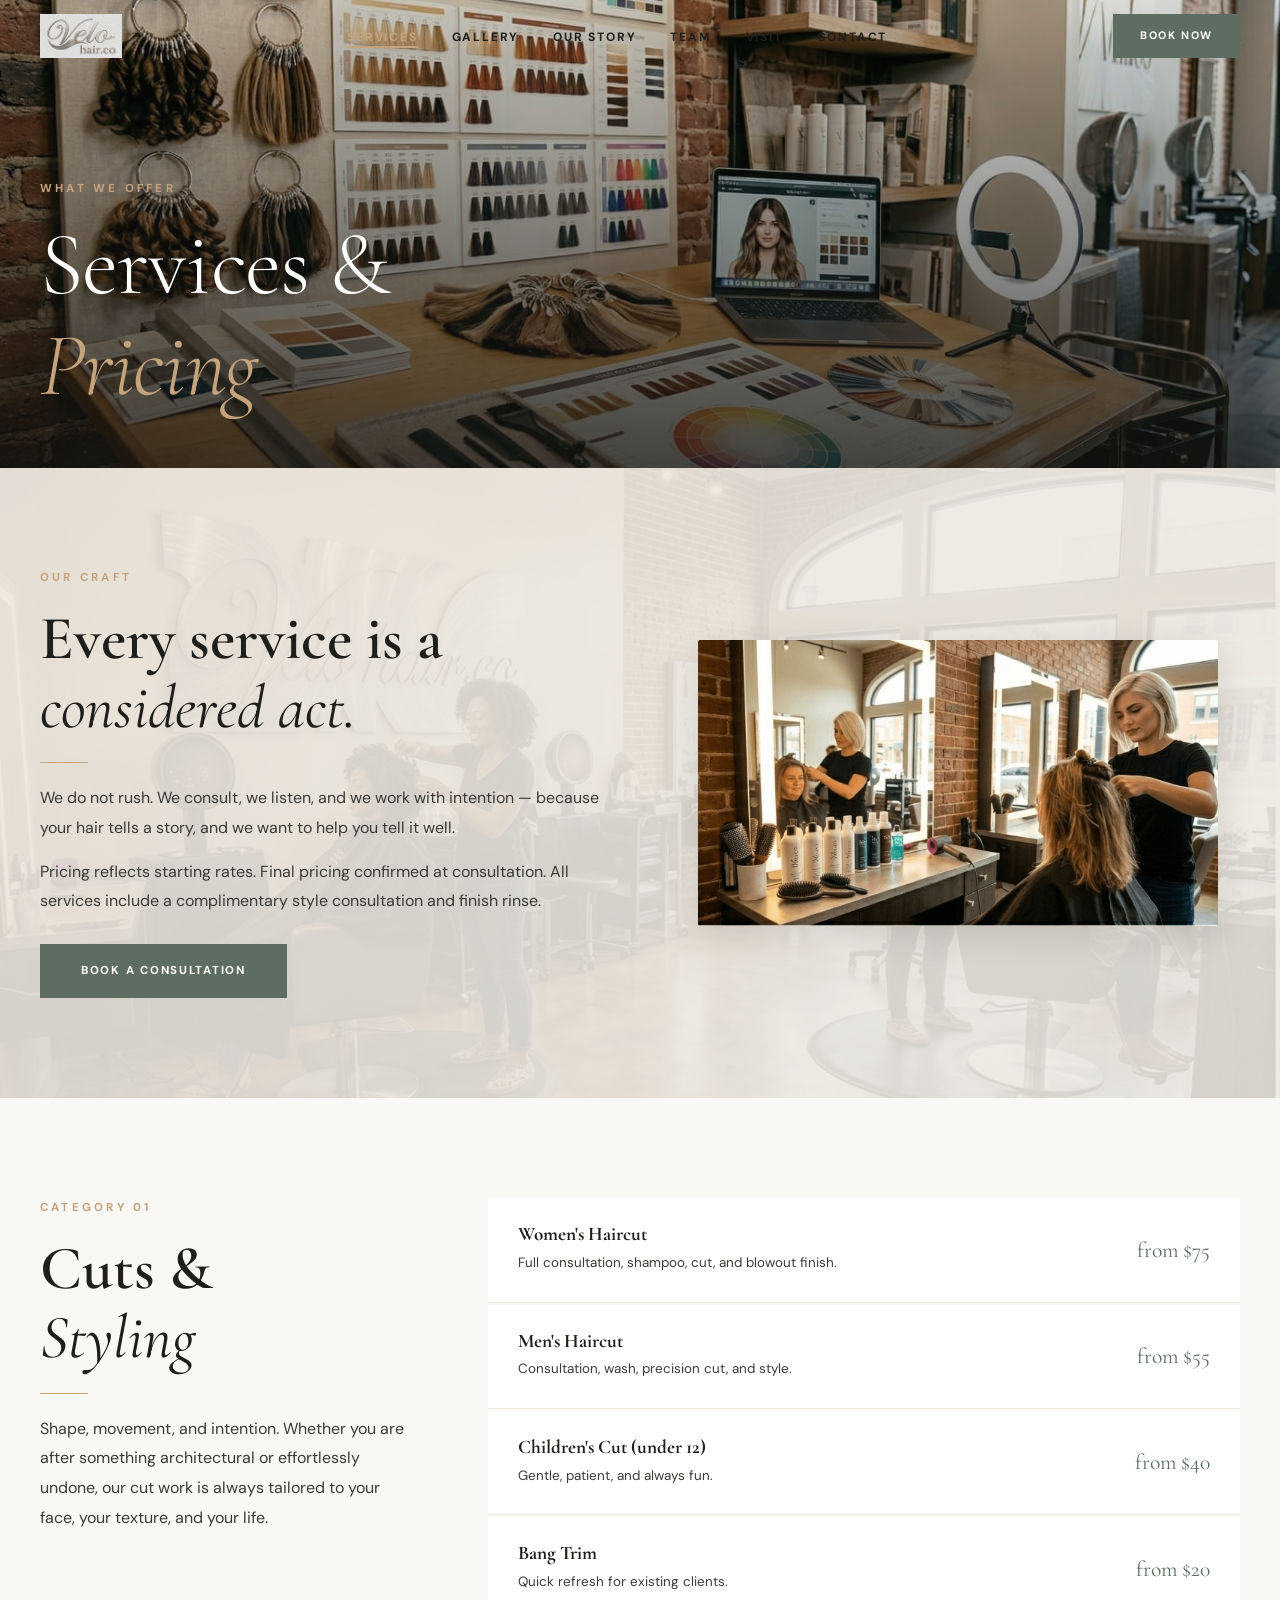
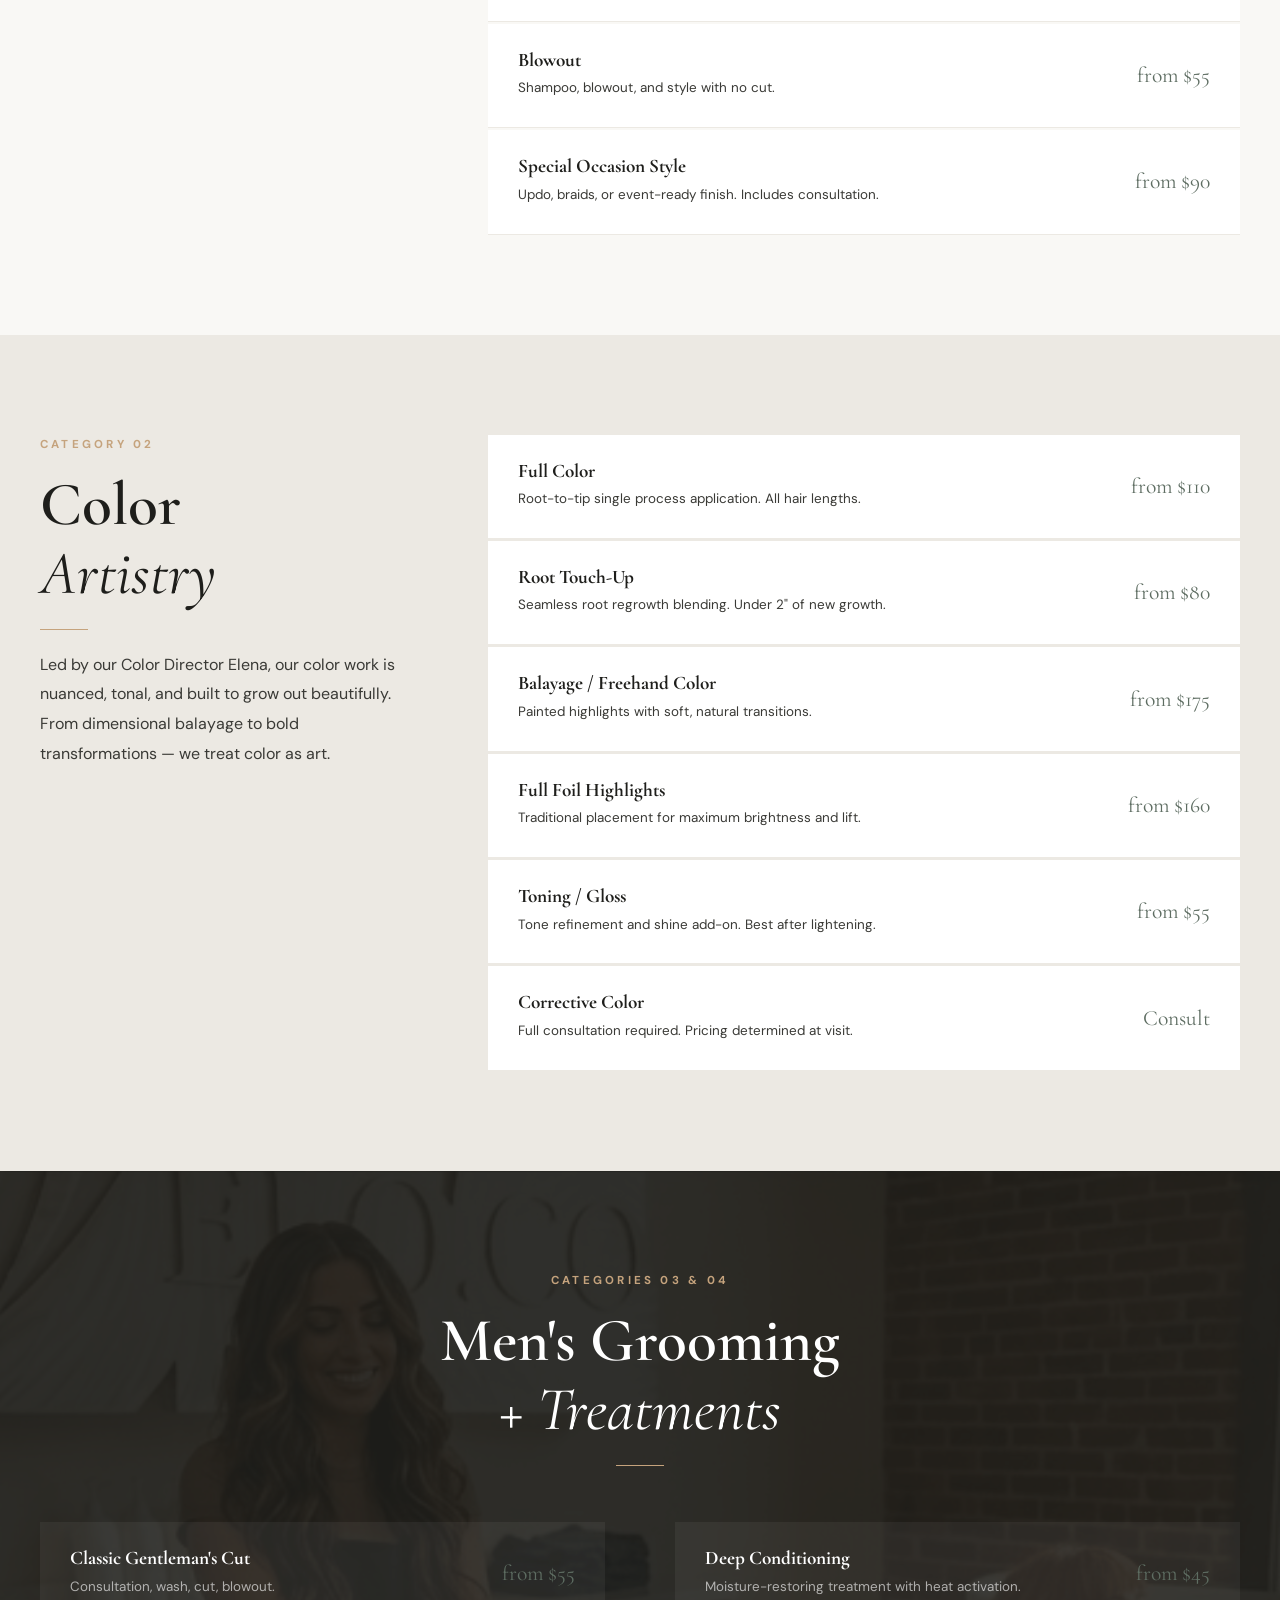
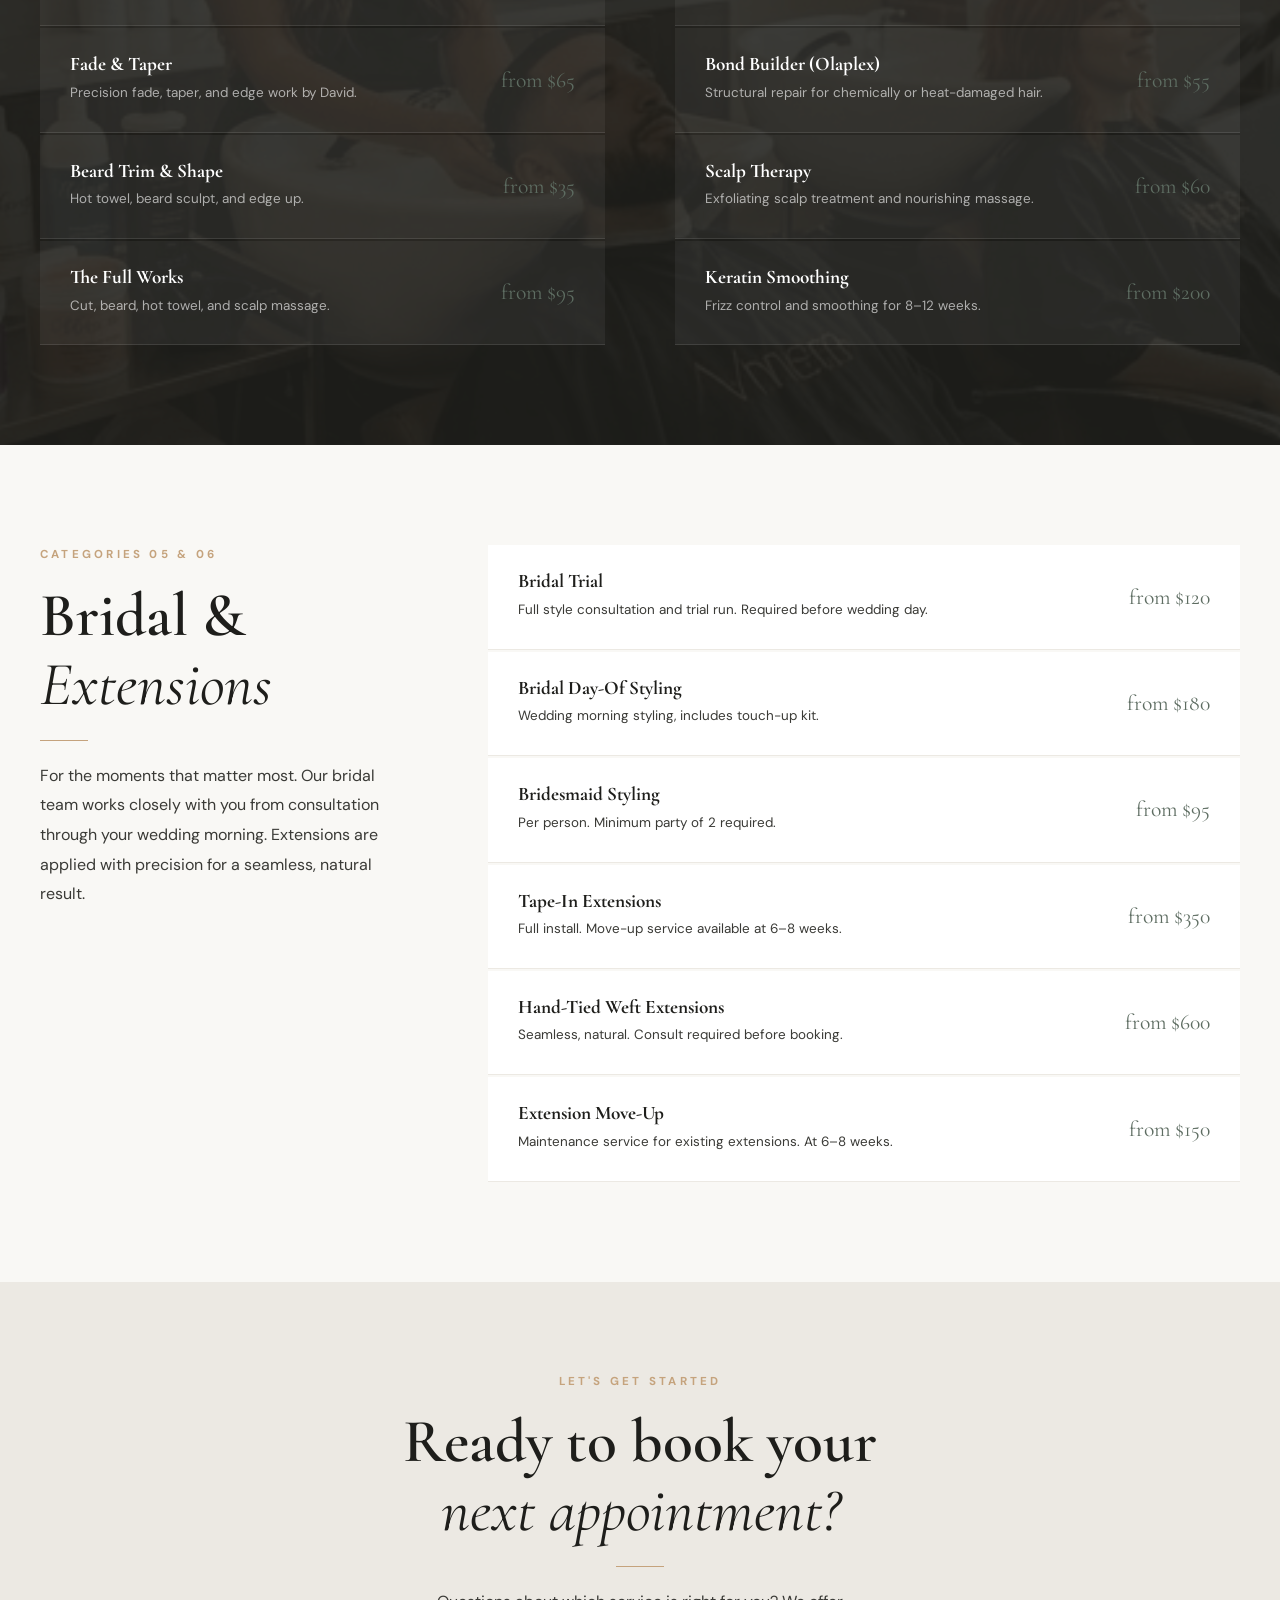
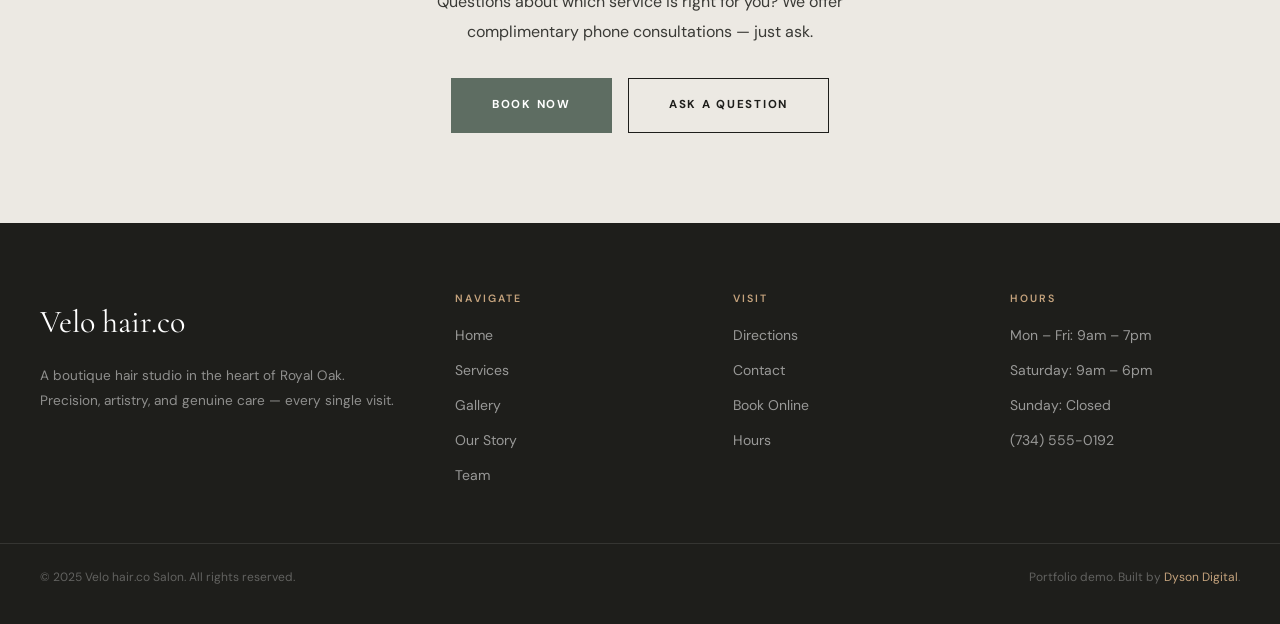
<file: services.html>
<!DOCTYPE html>
<html lang="en">
<head>
  <meta charset="UTF-8">
  <meta name="viewport" content="width=device-width, initial-scale=1.0">
  <meta name="robots" content="noindex, nofollow">
  <meta name="description" content="Velo Co. Salon services and pricing — cuts, color, men's grooming, treatments, bridal, and extensions in Royal Oak.">
  <title>Services &amp; Pricing | Velo hair.co Salon</title>
  <link rel="preconnect" href="https://fonts.googleapis.com">
  <link rel="preconnect" href="https://fonts.gstatic.com" crossorigin>
  <link href="https://fonts.googleapis.com/css2?family=Cormorant+Garamond:ital,wght@0,300;0,400;0,500;0,600;0,700;1,300;1,400;1,500&family=DM+Sans:ital,wght@0,300;0,400;0,500;0,600;1,300&display=swap" rel="stylesheet">
  <link rel="stylesheet" href="style.css">
  <link rel="icon" type="image/png" href="favicon.png">
  <link rel="apple-touch-icon" href="favicon.png">
  <link rel="icon" type="image/png" href="images/favicon.png">
  <link rel="shortcut icon" href="images/favicon.ico">
</head>
<body>

  <nav class="site-nav scrolled" id="siteNav" aria-label="Main navigation">
    <div class="site-nav-inner">
      <a href="index.html" class="nav-logo"><img src="images/velologo.png" alt="Velo Hair Co."></a>
      <ul class="nav-links" role="list">
        <li><a href="services.html" class="active">Services</a></li>
        <li><a href="gallery.html">Gallery</a></li>
        <li><a href="story.html">Our Story</a></li>
        <li><a href="team.html">Team</a></li>
        <li><a href="visit.html">Visit</a></li>
        <li><a href="contact.html">Contact</a></li>
      </ul>
      <a href="#" class="btn nav-cta demo-trigger">Book Now</a>
      <button class="nav-toggle" id="navToggle" aria-label="Open menu" aria-expanded="false"><span></span><span></span><span></span></button>
    </div>
  </nav>

  <nav class="nav-mobile" id="navMobile" aria-label="Mobile navigation">
    <button class="mobile-close" id="mobileClose" aria-label="Close menu">&#x2715;</button>
    <a href="index.html">Home</a>
    <a href="services.html">Services</a>
    <a href="gallery.html">Gallery</a>
    <a href="story.html">Our Story</a>
    <a href="team.html">Team</a>
    <a href="visit.html">Visit</a>
    <a href="contact.html">Contact</a>
    <a href="#" class="mobile-cta demo-trigger">Book Now</a>
  </nav>

  <section class="page-hero" aria-label="Services hero">
    <img src="images/velo-hair-co-interior-styling-station.jpg" alt="Velo Co. interior" class="page-hero-img" loading="lazy">
    <div class="page-hero-overlay" aria-hidden="true"></div>
    <div class="page-hero-content">
      <span class="eyebrow">What We Offer</span>
      <h1>Services &amp;<br><em>Pricing</em></h1>
    </div>
  </section>

  <!-- INTRO WITH FLOAT CUTOUTS -->
  <section class="services-float-section" aria-label="Services introduction">
    <img src="images/velo-experience-stylist-care.png" alt="" class="float-cutout float-services-right" aria-hidden="true" loading="lazy">
    <div class="section-inner float-section-inner">
      <div class="services-float-grid">
        <div class="reveal-left">
          <span class="eyebrow">Our Craft</span>
          <h2>Every service is a<br><span class="italic-serif">considered act.</span></h2>
          <div class="gold-line-left"></div>
          <p>We do not rush. We consult, we listen, and we work with intention — because your hair tells a story, and we want to help you tell it well.</p>
          <p class="mt-14">Pricing reflects starting rates. Final pricing confirmed at consultation. All services include a complimentary style consultation and finish rinse.</p>
          <a href="#" class="btn btn-primary demo-trigger mt-28">Book a Consultation</a>
        </div>
        <div class="reveal-right">
          <img src="images/velo-client-mens-grooming.png" alt="Men's grooming service at Velo Co." loading="lazy" class="services-cutout-img">
        </div>
      </div>
    </div>
  </section>

  <!-- CUTS & STYLING -->
  <section class="services-intro section bg-cream" aria-labelledby="cuts-heading">
    <div class="section-inner">
      <div class="services-intro-grid">
        <div class="reveal">
          <span class="eyebrow">Category 01</span>
          <h2 id="cuts-heading">Cuts &amp;<br><span class="italic-serif">Styling</span></h2>
          <div class="gold-line-left"></div>
          <p>Shape, movement, and intention. Whether you are after something architectural or effortlessly undone, our cut work is always tailored to your face, your texture, and your life.</p>
        </div>
        <div class="services-menu reveal">
          <div class="service-item"><div class="service-item-left"><h4>Women's Haircut</h4><p>Full consultation, shampoo, cut, and blowout finish.</p></div><div class="service-item-price">from $75</div></div>
          <div class="service-item"><div class="service-item-left"><h4>Men's Haircut</h4><p>Consultation, wash, precision cut, and style.</p></div><div class="service-item-price">from $55</div></div>
          <div class="service-item"><div class="service-item-left"><h4>Children's Cut (under 12)</h4><p>Gentle, patient, and always fun.</p></div><div class="service-item-price">from $40</div></div>
          <div class="service-item"><div class="service-item-left"><h4>Bang Trim</h4><p>Quick refresh for existing clients.</p></div><div class="service-item-price">from $20</div></div>
          <div class="service-item"><div class="service-item-left"><h4>Blowout</h4><p>Shampoo, blowout, and style with no cut.</p></div><div class="service-item-price">from $55</div></div>
          <div class="service-item"><div class="service-item-left"><h4>Special Occasion Style</h4><p>Updo, braids, or event-ready finish. Includes consultation.</p></div><div class="service-item-price">from $90</div></div>
        </div>
      </div>
    </div>
  </section>

  <!-- COLOR ARTISTRY -->
  <section class="services-intro section bg-light" aria-labelledby="color-heading">
    <div class="section-inner">
      <div class="services-intro-grid">
        <div class="reveal">
          <span class="eyebrow">Category 02</span>
          <h2 id="color-heading">Color<br><span class="italic-serif">Artistry</span></h2>
          <div class="gold-line-left"></div>
          <p>Led by our Color Director Elena, our color work is nuanced, tonal, and built to grow out beautifully. From dimensional balayage to bold transformations — we treat color as art.</p>
        </div>
        <div class="services-menu reveal">
          <div class="service-item"><div class="service-item-left"><h4>Full Color</h4><p>Root-to-tip single process application. All hair lengths.</p></div><div class="service-item-price">from $110</div></div>
          <div class="service-item"><div class="service-item-left"><h4>Root Touch-Up</h4><p>Seamless root regrowth blending. Under 2" of new growth.</p></div><div class="service-item-price">from $80</div></div>
          <div class="service-item"><div class="service-item-left"><h4>Balayage / Freehand Color</h4><p>Painted highlights with soft, natural transitions.</p></div><div class="service-item-price">from $175</div></div>
          <div class="service-item"><div class="service-item-left"><h4>Full Foil Highlights</h4><p>Traditional placement for maximum brightness and lift.</p></div><div class="service-item-price">from $160</div></div>
          <div class="service-item"><div class="service-item-left"><h4>Toning / Gloss</h4><p>Tone refinement and shine add-on. Best after lightening.</p></div><div class="service-item-price">from $55</div></div>
          <div class="service-item"><div class="service-item-left"><h4>Corrective Color</h4><p>Full consultation required. Pricing determined at visit.</p></div><div class="service-item-price">Consult</div></div>
        </div>
      </div>
    </div>
  </section>

  <!-- MEN'S & TREATMENTS — DARK FLOAT SECTION -->
  <section class="services-float-section bg-dark-section" aria-label="Men's grooming and treatments">
    <img src="images/velo-experience-shampoo-bowl.png" alt="" class="float-cutout float-services-left" aria-hidden="true" loading="lazy">
    <div class="section-inner float-section-inner">
      <div class="reveal text-center mb-56">
        <span class="eyebrow">Categories 03 &amp; 04</span>
        <h2 class="h2-white">Men's Grooming<br><span class="italic-serif">+ Treatments</span></h2>
        <div class="gold-line"></div>
      </div>
      <div class="services-float-grid">
        <div class="services-menu reveal-left">
          <div class="service-item service-item-dark"><div class="service-item-left"><h4>Classic Gentleman's Cut</h4><p>Consultation, wash, cut, blowout.</p></div><div class="service-item-price">from $55</div></div>
          <div class="service-item service-item-dark"><div class="service-item-left"><h4>Fade &amp; Taper</h4><p>Precision fade, taper, and edge work by David.</p></div><div class="service-item-price">from $65</div></div>
          <div class="service-item service-item-dark"><div class="service-item-left"><h4>Beard Trim &amp; Shape</h4><p>Hot towel, beard sculpt, and edge up.</p></div><div class="service-item-price">from $35</div></div>
          <div class="service-item service-item-dark"><div class="service-item-left"><h4>The Full Works</h4><p>Cut, beard, hot towel, and scalp massage.</p></div><div class="service-item-price">from $95</div></div>
        </div>
        <div class="services-menu reveal-right">
          <div class="service-item service-item-dark"><div class="service-item-left"><h4>Deep Conditioning</h4><p>Moisture-restoring treatment with heat activation.</p></div><div class="service-item-price">from $45</div></div>
          <div class="service-item service-item-dark"><div class="service-item-left"><h4>Bond Builder (Olaplex)</h4><p>Structural repair for chemically or heat-damaged hair.</p></div><div class="service-item-price">from $55</div></div>
          <div class="service-item service-item-dark"><div class="service-item-left"><h4>Scalp Therapy</h4><p>Exfoliating scalp treatment and nourishing massage.</p></div><div class="service-item-price">from $60</div></div>
          <div class="service-item service-item-dark"><div class="service-item-left"><h4>Keratin Smoothing</h4><p>Frizz control and smoothing for 8–12 weeks.</p></div><div class="service-item-price">from $200</div></div>
        </div>
      </div>
    </div>
  </section>

  <!-- BRIDAL & EXTENSIONS -->
  <section class="services-intro section bg-cream" aria-labelledby="bridal-heading">
    <div class="section-inner">
      <div class="services-intro-grid">
        <div class="reveal">
          <span class="eyebrow">Categories 05 &amp; 06</span>
          <h2 id="bridal-heading">Bridal &amp;<br><span class="italic-serif">Extensions</span></h2>
          <div class="gold-line-left"></div>
          <p>For the moments that matter most. Our bridal team works closely with you from consultation through your wedding morning. Extensions are applied with precision for a seamless, natural result.</p>
        </div>
        <div class="services-menu reveal">
          <div class="service-item"><div class="service-item-left"><h4>Bridal Trial</h4><p>Full style consultation and trial run. Required before wedding day.</p></div><div class="service-item-price">from $120</div></div>
          <div class="service-item"><div class="service-item-left"><h4>Bridal Day-Of Styling</h4><p>Wedding morning styling, includes touch-up kit.</p></div><div class="service-item-price">from $180</div></div>
          <div class="service-item"><div class="service-item-left"><h4>Bridesmaid Styling</h4><p>Per person. Minimum party of 2 required.</p></div><div class="service-item-price">from $95</div></div>
          <div class="service-item"><div class="service-item-left"><h4>Tape-In Extensions</h4><p>Full install. Move-up service available at 6–8 weeks.</p></div><div class="service-item-price">from $350</div></div>
          <div class="service-item"><div class="service-item-left"><h4>Hand-Tied Weft Extensions</h4><p>Seamless, natural. Consult required before booking.</p></div><div class="service-item-price">from $600</div></div>
          <div class="service-item"><div class="service-item-left"><h4>Extension Move-Up</h4><p>Maintenance service for existing extensions. At 6–8 weeks.</p></div><div class="service-item-price">from $150</div></div>
        </div>
      </div>
    </div>
  </section>

  <!-- CTA BAND -->
  <section class="cta-band" aria-label="Book appointment">
    <div class="container reveal">
      <span class="eyebrow">Let's Get Started</span>
      <h2>Ready to book your<br><span class="italic-serif">next appointment?</span></h2>
      <div class="gold-line"></div>
      <p>Questions about which service is right for you? We offer complimentary phone consultations — just ask.</p>
      <div class="hero-btns-center">
        <a href="#" class="btn btn-primary demo-trigger">Book Now</a>
        <a href="contact.html" class="btn btn-outline">Ask a Question</a>
      </div>
    </div>
  </section>

  <!-- FOOTER -->
  <footer>
    <div class="footer-inner">
      <div class="footer-brand"><span class="logo-footer">Velo hair.co</span><p>A boutique hair studio in the heart of Royal Oak. Precision, artistry, and genuine care — every single visit.</p></div>
      <div class="footer-col"><h5>Navigate</h5><a href="index.html">Home</a><a href="services.html">Services</a><a href="gallery.html">Gallery</a><a href="story.html">Our Story</a><a href="team.html">Team</a></div>
      <div class="footer-col"><h5>Visit</h5><a href="visit.html">Directions</a><a href="contact.html">Contact</a><a href="#" class="demo-trigger">Book Online</a><a href="visit.html">Hours</a></div>
      <div class="footer-col"><h5>Hours</h5><a href="#">Mon – Fri: 9am – 7pm</a><a href="#">Saturday: 9am – 6pm</a><a href="#">Sunday: Closed</a><a href="tel:+17345550192">(734) 555-0192</a></div>
    </div>
    <div class="footer-bottom">
      <p>&copy; 2025 Velo hair.co Salon. All rights reserved.</p>
      <p>Portfolio demo. Built by <a href="https://dysondigital.com" target="_blank" rel="noopener noreferrer">Dyson Digital</a>.</p>
    </div>
  </footer>

  <div class="demo-modal-overlay" id="demoModal" role="dialog" aria-modal="true" aria-label="Demo notice">
    <div class="demo-modal">
      <button class="demo-modal-close" id="demoModalClose" aria-label="Close modal">&#x2715;</button>
      <div class="modal-logo">Velo Co.</div>
      <div class="modal-line"></div>
      <h3>This is a Demo Site</h3>
      <p>This website is a portfolio demonstration and display piece only. No appointments can be scheduled, no purchases can be made, and no forms are active.</p>
      <p class="modal-builder">Built by <a href="https://dysondigital.com" target="_blank" rel="noopener noreferrer">Dyson Digital</a></p>
      <button class="btn modal-dismiss" id="modalDismiss">Got It</button>
    </div>
  </div>

  <script>
    const siteNav = document.getElementById('siteNav');
    window.addEventListener('scroll', () => { siteNav.classList.toggle('scrolled', window.scrollY > 60); });
    const navToggle = document.getElementById('navToggle'), mobileMenu = document.getElementById('navMobile'), mobileClose = document.getElementById('mobileClose');
    function openMenu() { navMobile.classList.add('open'); navToggle.classList.add('open'); navToggle.setAttribute('aria-expanded','true'); document.body.style.overflow='hidden'; }
    function closeMenu() { navMobile.classList.remove('open'); navToggle.classList.remove('open'); navToggle.setAttribute('aria-expanded','false'); document.body.style.overflow=''; }
    navToggle.addEventListener('click', () => navMobile.classList.contains('open') ? closeMenu() : openMenu());
    mobileClose.addEventListener('click', closeMenu);
    navMobile.addEventListener('click', (e) => { if (e.target.closest('a')) closeMenu(); });
    const demoModal = document.getElementById('demoModal');
    document.querySelectorAll('.demo-trigger').forEach(el => el.addEventListener('click', (e) => { e.preventDefault(); demoModal.classList.add('active'); document.body.style.overflow='hidden'; }));
    function closeModal() { demoModal.classList.remove('active'); document.body.style.overflow=''; }
    document.getElementById('demoModalClose').addEventListener('click', closeModal);
    document.getElementById('modalDismiss').addEventListener('click', closeModal);
    demoModal.addEventListener('click', (e) => { if (e.target === demoModal) closeModal(); });
    const revealEls = document.querySelectorAll('.reveal, .reveal-left, .reveal-right');
    const obs = new IntersectionObserver((entries) => { entries.forEach(e => { if (e.isIntersecting) { e.target.classList.add('visible'); obs.unobserve(e.target); } }); }, { threshold: 0.1 });
    revealEls.forEach(el => obs.observe(el));
  </script>
</body>
</html>
</file>
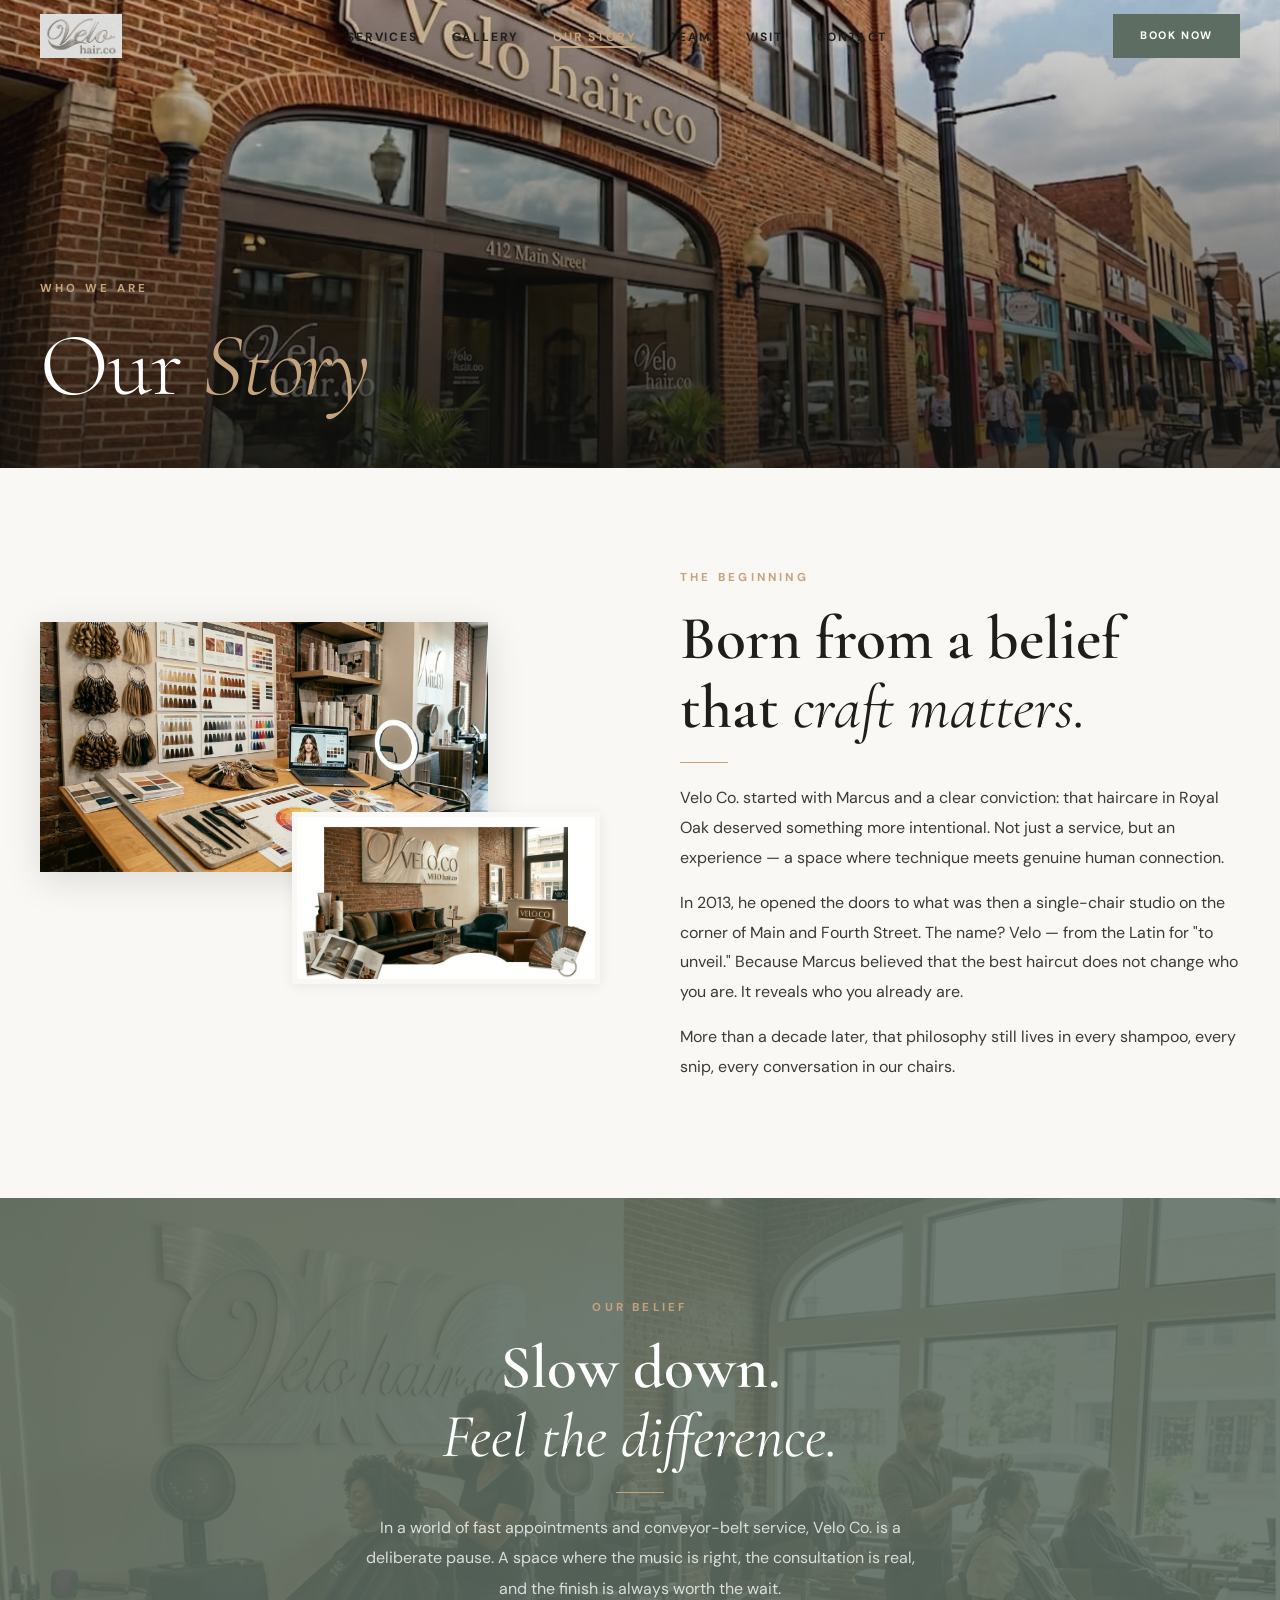
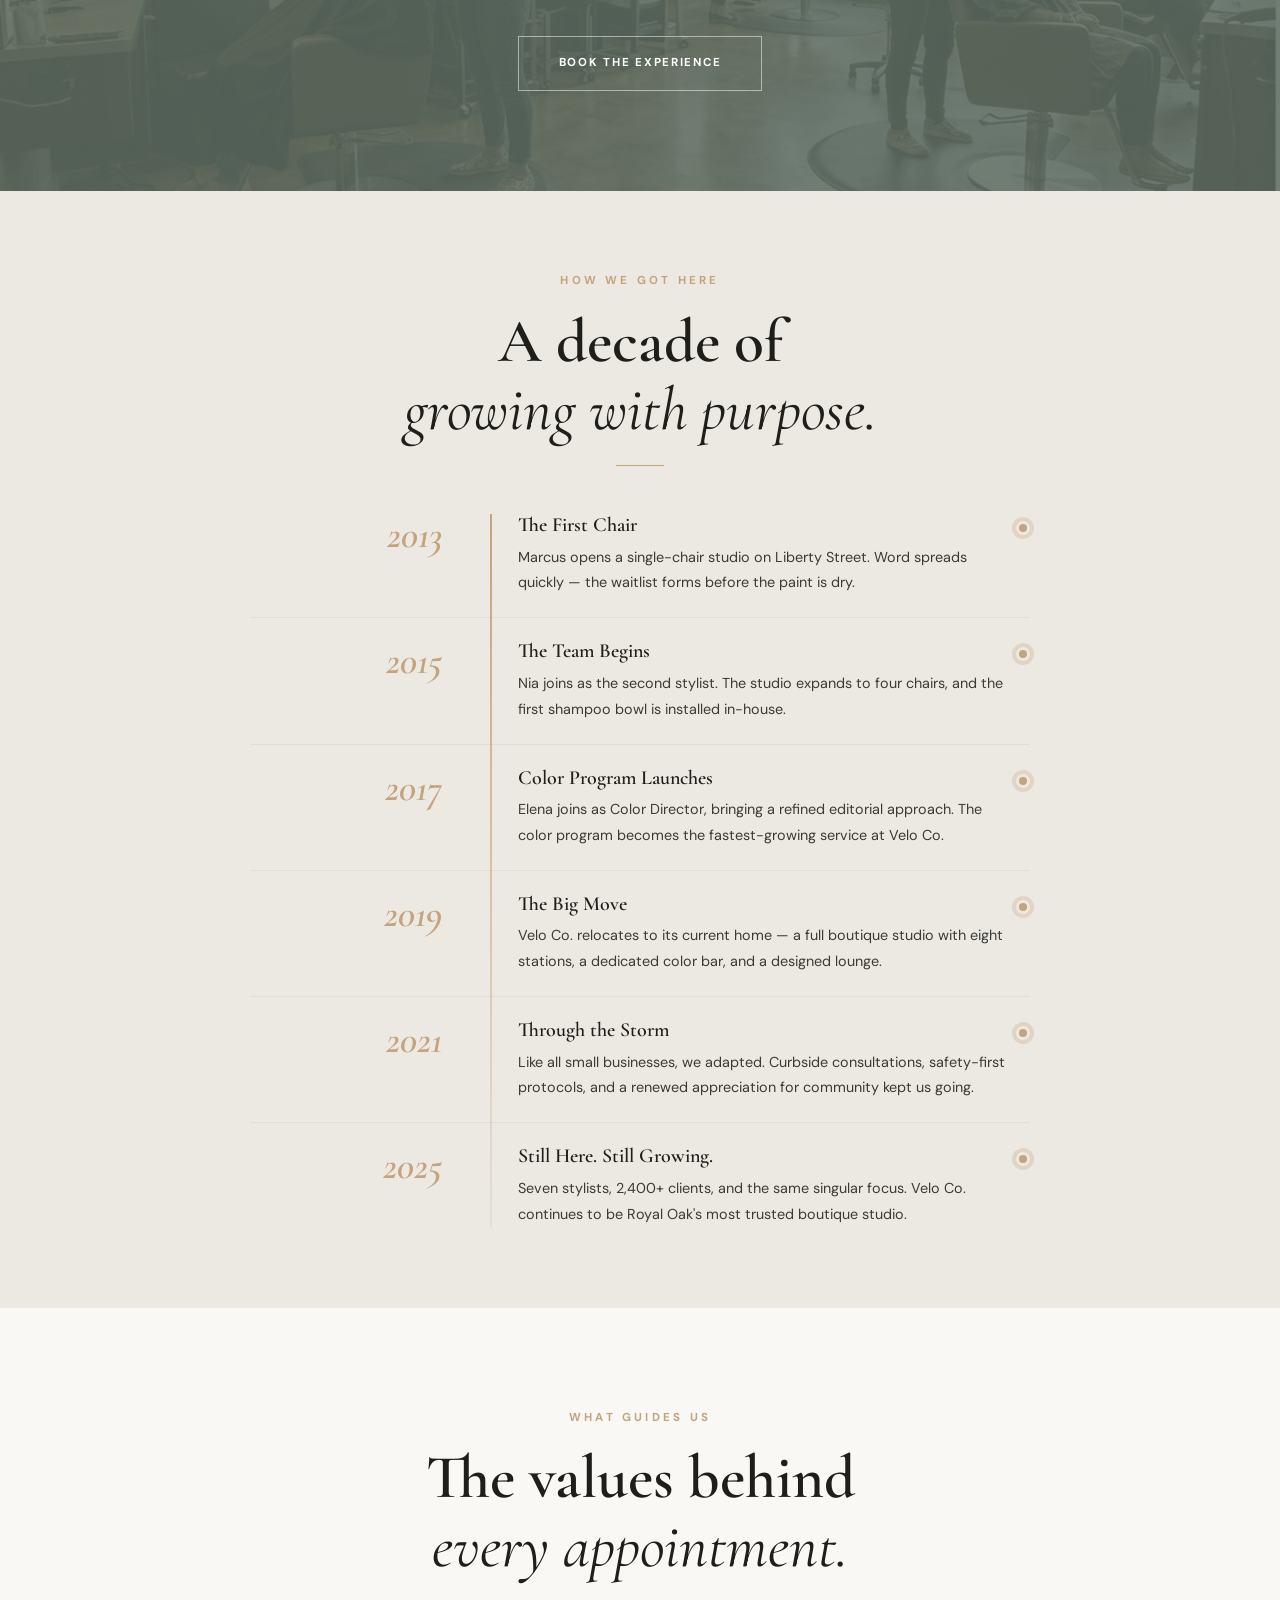
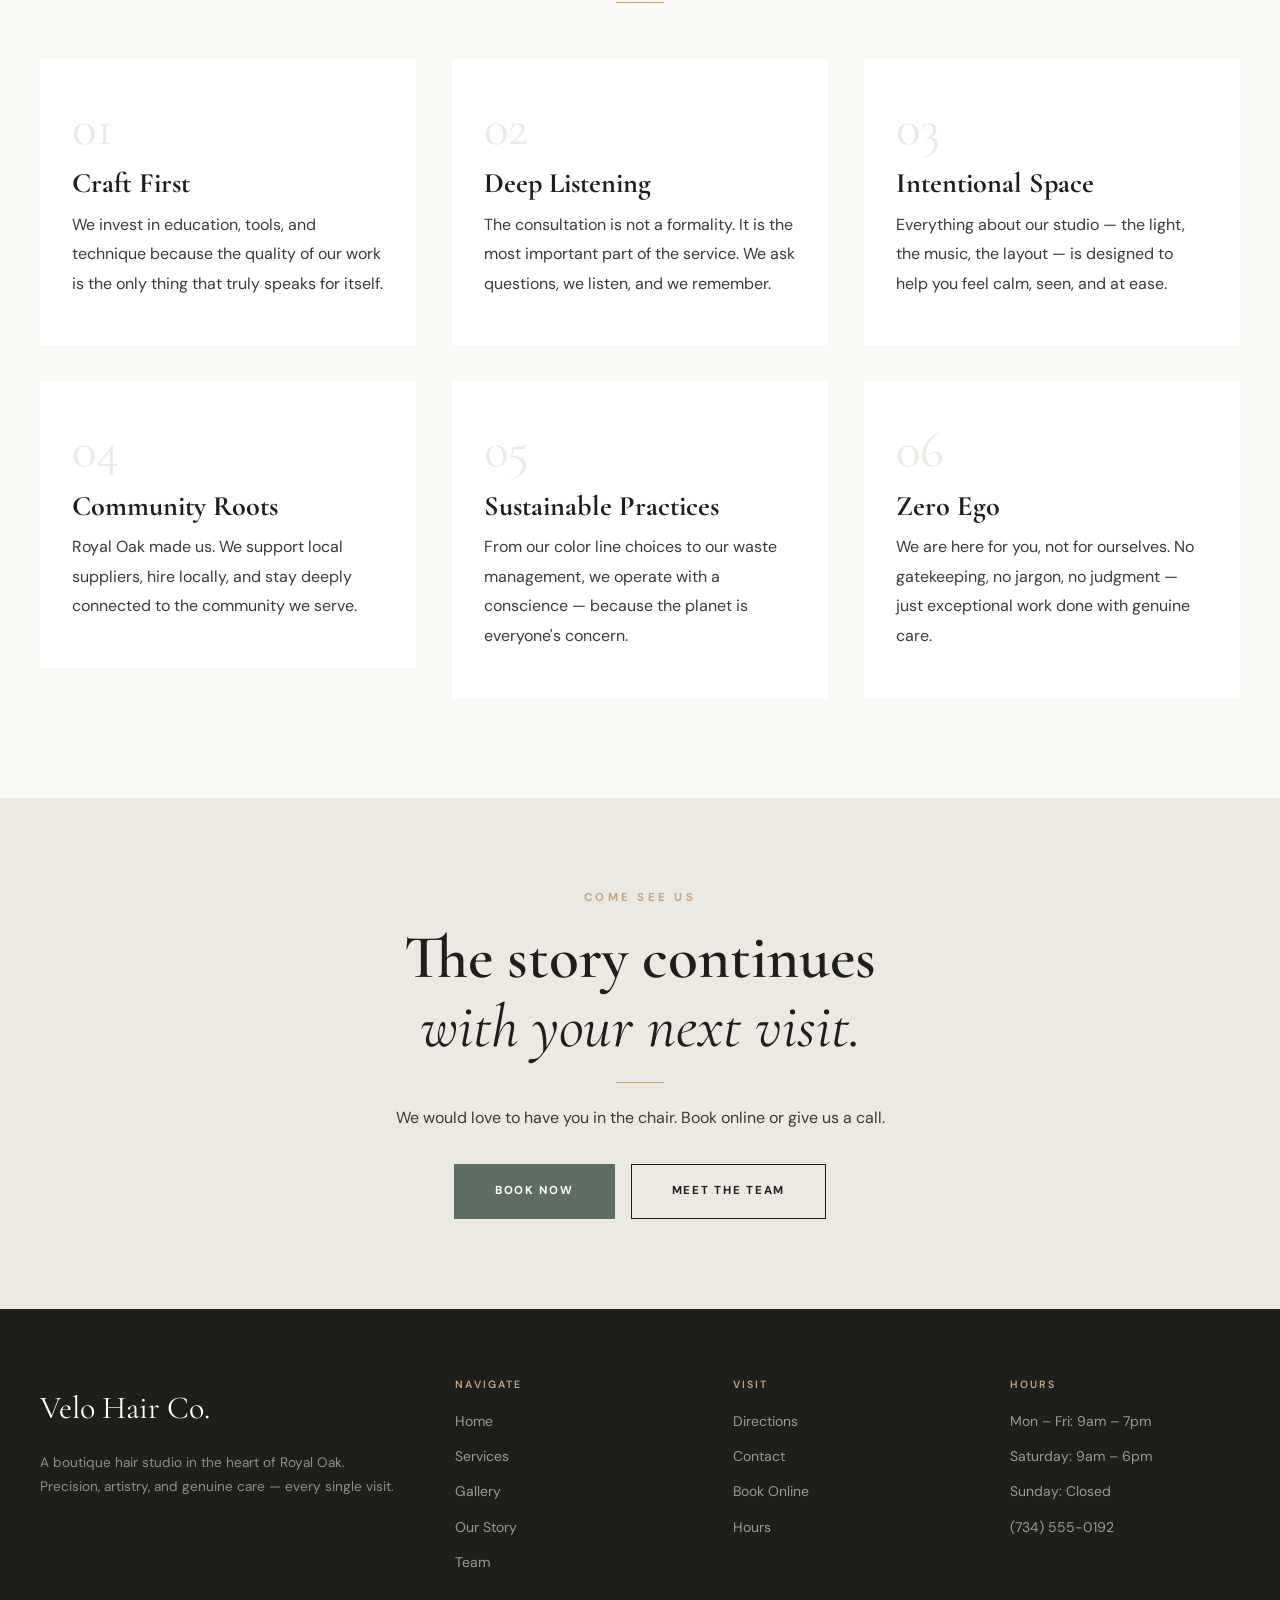
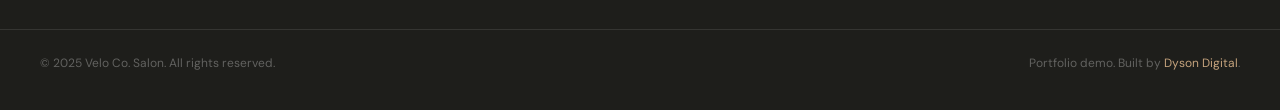
<file: story.html>
<!DOCTYPE html>
<html lang="en">
<head>
  <meta charset="UTF-8">
  <meta name="viewport" content="width=device-width, initial-scale=1.0">
  <meta name="robots" content="noindex, nofollow">
  <meta name="description" content="The Velo Co. Salon story — founded in Royal Oak on craft, community, and the belief that every haircut should feel intentional.">
  <title>Our Story | Velo Co. Salon</title>
  <link rel="preconnect" href="https://fonts.googleapis.com">
  <link rel="preconnect" href="https://fonts.gstatic.com" crossorigin>
  <link href="https://fonts.googleapis.com/css2?family=Cormorant+Garamond:ital,wght@0,300;0,400;0,500;0,600;0,700;1,300;1,400;1,500&family=DM+Sans:ital,wght@0,300;0,400;0,500;0,600;1,300&display=swap" rel="stylesheet">
  <link rel="stylesheet" href="style.css">
  <link rel="icon" type="image/png" href="favicon.png">
  <link rel="apple-touch-icon" href="favicon.png">
  <link rel="icon" type="image/png" href="images/favicon.png">
  <link rel="shortcut icon" href="images/favicon.ico">
</head>
<body>

  <nav class="site-nav scrolled" id="siteNav" aria-label="Main navigation">
    <div class="site-nav-inner">
      <a href="index.html" class="nav-logo"><img src="images/velologo.png" alt="Velo Hair Co."></a>
      <ul class="nav-links" role="list">
        <li><a href="services.html">Services</a></li>
        <li><a href="gallery.html">Gallery</a></li>
        <li><a href="story.html" class="active">Our Story</a></li>
        <li><a href="team.html">Team</a></li>
        <li><a href="visit.html">Visit</a></li>
        <li><a href="contact.html">Contact</a></li>
      </ul>
      <a href="#" class="btn nav-cta demo-trigger">Book Now</a>
      <button class="nav-toggle" id="navToggle" aria-label="Open menu" aria-expanded="false"><span></span><span></span><span></span></button>
    </div>
  </nav>

  <nav class="nav-mobile" id="navMobile" aria-label="Mobile navigation">
    <button class="mobile-close" id="mobileClose" aria-label="Close menu">&#x2715;</button>
    <a href="index.html">Home</a><a href="services.html">Services</a><a href="gallery.html">Gallery</a>
    <a href="story.html">Our Story</a><a href="team.html">Team</a><a href="visit.html">Visit</a>
    <a href="contact.html">Contact</a><a href="#" class="mobile-cta demo-trigger">Book Now</a>
  </nav>

  <section class="page-hero" aria-label="Our Story hero">
    <img src="images/velo-hair-co-ann-arbor-storefront.jpg" alt="Velo Co. Salon storefront" class="page-hero-img" loading="lazy">
    <div class="page-hero-overlay" aria-hidden="true"></div>
    <div class="page-hero-content">
      <span class="eyebrow">Who We Are</span>
      <h1>Our <em>Story</em></h1>
    </div>
  </section>

  <!-- STORY OPENING -->
  <section class="story-opening section bg-cream" aria-label="Founding story">
    <div class="section-inner">
      <div class="story-opening-grid">
        <div class="story-floating-imgs reveal-left" aria-hidden="true">
          <img src="images/velo-hair-co-interior-styling-station.jpg" alt="Velo Co. interior" class="story-img-main" loading="lazy">
          <img src="images/velo-experience-lounge-wait.png" alt="Velo Co. lounge area" class="story-img-accent" loading="lazy">
        </div>
        <div class="story-text reveal-right">
          <span class="eyebrow">The Beginning</span>
          <h2>Born from a belief<br>that <span class="italic-serif">craft matters.</span></h2>
          <div class="gold-line-left"></div>
          <p>Velo Co. started with Marcus and a clear conviction: that haircare in Royal Oak deserved something more intentional. Not just a service, but an experience — a space where technique meets genuine human connection.</p>
          <p class="mt-14">In 2013, he opened the doors to what was then a single-chair studio on the corner of Main and Fourth Street. The name? Velo — from the Latin for "to unveil." Because Marcus believed that the best haircut does not change who you are. It reveals who you already are.</p>
          <p class="mt-14">More than a decade later, that philosophy still lives in every shampoo, every snip, every conversation in our chairs.</p>
        </div>
      </div>
    </div>
  </section>

  <!-- STORY FLOAT SECTION -->
  <section class="story-float-section" aria-label="Our belief">
    <div class="section-inner float-section-inner">
      <div class="reveal section-centered">
        <span class="eyebrow">Our Belief</span>
        <h2 class="h2-white">Slow down.<br><span class="italic-serif">Feel the difference.</span></h2>
        <div class="gold-line"></div>
        <p class="story-float-quote">In a world of fast appointments and conveyor-belt service, Velo Co. is a deliberate pause. A space where the music is right, the consultation is real, and the finish is always worth the wait.</p>
        <a href="#" class="btn btn-ghost demo-trigger">Book the Experience</a>
      </div>
    </div>
  </section>

  <!-- TIMELINE -->
  <section class="story-timeline section bg-light" aria-label="Velo Co. timeline">
    <div class="section-inner">
      <div class="text-center reveal mb-24">
        <span class="eyebrow">How We Got Here</span>
        <h2>A decade of<br><span class="italic-serif">growing with purpose.</span></h2>
        <div class="gold-line"></div>
      </div>
      <div class="timeline" role="list">
        <div class="timeline-item reveal" role="listitem">
          <div class="timeline-year">2013</div>
          <div class="timeline-content"><h4>The First Chair</h4><p>Marcus opens a single-chair studio on Liberty Street. Word spreads quickly — the waitlist forms before the paint is dry.</p></div>
          <div class="timeline-dot" aria-hidden="true"></div>
        </div>
        <div class="timeline-item reveal" role="listitem">
          <div class="timeline-year">2015</div>
          <div class="timeline-content"><h4>The Team Begins</h4><p>Nia joins as the second stylist. The studio expands to four chairs, and the first shampoo bowl is installed in-house.</p></div>
          <div class="timeline-dot" aria-hidden="true"></div>
        </div>
        <div class="timeline-item reveal" role="listitem">
          <div class="timeline-year">2017</div>
          <div class="timeline-content"><h4>Color Program Launches</h4><p>Elena joins as Color Director, bringing a refined editorial approach. The color program becomes the fastest-growing service at Velo Co.</p></div>
          <div class="timeline-dot" aria-hidden="true"></div>
        </div>
        <div class="timeline-item reveal" role="listitem">
          <div class="timeline-year">2019</div>
          <div class="timeline-content"><h4>The Big Move</h4><p>Velo Co. relocates to its current home — a full boutique studio with eight stations, a dedicated color bar, and a designed lounge.</p></div>
          <div class="timeline-dot" aria-hidden="true"></div>
        </div>
        <div class="timeline-item reveal" role="listitem">
          <div class="timeline-year">2021</div>
          <div class="timeline-content"><h4>Through the Storm</h4><p>Like all small businesses, we adapted. Curbside consultations, safety-first protocols, and a renewed appreciation for community kept us going.</p></div>
          <div class="timeline-dot" aria-hidden="true"></div>
        </div>
        <div class="timeline-item reveal" role="listitem">
          <div class="timeline-year">2025</div>
          <div class="timeline-content"><h4>Still Here. Still Growing.</h4><p>Seven stylists, 2,400+ clients, and the same singular focus. Velo Co. continues to be Royal Oak's most trusted boutique studio.</p></div>
          <div class="timeline-dot" aria-hidden="true"></div>
        </div>
      </div>
    </div>
  </section>

  <!-- VALUES -->
  <section class="story-values section bg-cream" aria-label="Our values">
    <div class="section-inner">
      <div class="text-center reveal mb-20">
        <span class="eyebrow">What Guides Us</span>
        <h2>The values behind<br><span class="italic-serif">every appointment.</span></h2>
        <div class="gold-line"></div>
      </div>
      <div class="values-grid">
        <div class="value-card reveal"><div class="value-num">01</div><h4>Craft First</h4><p>We invest in education, tools, and technique because the quality of our work is the only thing that truly speaks for itself.</p></div>
        <div class="value-card reveal"><div class="value-num">02</div><h4>Deep Listening</h4><p>The consultation is not a formality. It is the most important part of the service. We ask questions, we listen, and we remember.</p></div>
        <div class="value-card reveal"><div class="value-num">03</div><h4>Intentional Space</h4><p>Everything about our studio — the light, the music, the layout — is designed to help you feel calm, seen, and at ease.</p></div>
        <div class="value-card reveal"><div class="value-num">04</div><h4>Community Roots</h4><p>Royal Oak made us. We support local suppliers, hire locally, and stay deeply connected to the community we serve.</p></div>
        <div class="value-card reveal"><div class="value-num">05</div><h4>Sustainable Practices</h4><p>From our color line choices to our waste management, we operate with a conscience — because the planet is everyone's concern.</p></div>
        <div class="value-card reveal"><div class="value-num">06</div><h4>Zero Ego</h4><p>We are here for you, not for ourselves. No gatekeeping, no jargon, no judgment — just exceptional work done with genuine care.</p></div>
      </div>
    </div>
  </section>

  <!-- CTA BAND -->
  <section class="cta-band" aria-label="Book appointment">
    <div class="container reveal">
      <span class="eyebrow">Come See Us</span>
      <h2>The story continues<br><span class="italic-serif">with your next visit.</span></h2>
      <div class="gold-line"></div>
      <p>We would love to have you in the chair. Book online or give us a call.</p>
      <div class="hero-btns-center">
        <a href="#" class="btn btn-primary demo-trigger">Book Now</a>
        <a href="team.html" class="btn btn-outline">Meet the Team</a>
      </div>
    </div>
  </section>

  <!-- FOOTER -->
  <footer>
    <div class="footer-inner">
      <div class="footer-brand"><span class="logo-footer">Velo Hair Co.</span><p>A boutique hair studio in the heart of Royal Oak. Precision, artistry, and genuine care — every single visit.</p></div>
      <div class="footer-col"><h5>Navigate</h5><a href="index.html">Home</a><a href="services.html">Services</a><a href="gallery.html">Gallery</a><a href="story.html">Our Story</a><a href="team.html">Team</a></div>
      <div class="footer-col"><h5>Visit</h5><a href="visit.html">Directions</a><a href="contact.html">Contact</a><a href="#" class="demo-trigger">Book Online</a><a href="visit.html">Hours</a></div>
      <div class="footer-col"><h5>Hours</h5><a href="#">Mon – Fri: 9am – 7pm</a><a href="#">Saturday: 9am – 6pm</a><a href="#">Sunday: Closed</a><a href="tel:+17345550192">(734) 555-0192</a></div>
    </div>
    <div class="footer-bottom">
      <p>&copy; 2025 Velo Co. Salon. All rights reserved.</p>
      <p>Portfolio demo. Built by <a href="https://dysondigital.com" target="_blank" rel="noopener noreferrer">Dyson Digital</a>.</p>
    </div>
  </footer>

  <div class="demo-modal-overlay" id="demoModal" role="dialog" aria-modal="true" aria-label="Demo notice">
    <div class="demo-modal">
      <button class="demo-modal-close" id="demoModalClose" aria-label="Close modal">&#x2715;</button>
      <div class="modal-logo">Velo Co.</div><div class="modal-line"></div>
      <h3>This is a Demo Site</h3>
      <p>This website is a portfolio demonstration and display piece only. No appointments can be scheduled, no purchases can be made, and no forms are active.</p>
      <p class="modal-builder">Built by <a href="https://dysondigital.com" target="_blank" rel="noopener noreferrer">Dyson Digital</a></p>
      <button class="btn modal-dismiss" id="modalDismiss">Got It</button>
    </div>
  </div>

  <script>
    const siteNav = document.getElementById('siteNav');
    window.addEventListener('scroll', () => { siteNav.classList.toggle('scrolled', window.scrollY > 60); });
    const navToggle = document.getElementById('navToggle'), mobileMenu = document.getElementById('navMobile'), mobileClose = document.getElementById('mobileClose');
    function openMenu() { navMobile.classList.add('open'); navToggle.classList.add('open'); navToggle.setAttribute('aria-expanded','true'); document.body.style.overflow='hidden'; }
    function closeMenu() { navMobile.classList.remove('open'); navToggle.classList.remove('open'); navToggle.setAttribute('aria-expanded','false'); document.body.style.overflow=''; }
    navToggle.addEventListener('click', () => navMobile.classList.contains('open') ? closeMenu() : openMenu());
    mobileClose.addEventListener('click', closeMenu);
    navMobile.addEventListener('click', (e) => { if (e.target.closest('a')) closeMenu(); });
    const demoModal = document.getElementById('demoModal');
    document.querySelectorAll('.demo-trigger').forEach(el => el.addEventListener('click', (e) => { e.preventDefault(); demoModal.classList.add('active'); document.body.style.overflow='hidden'; }));
    function closeModal() { demoModal.classList.remove('active'); document.body.style.overflow=''; }
    document.getElementById('demoModalClose').addEventListener('click', closeModal);
    document.getElementById('modalDismiss').addEventListener('click', closeModal);
    demoModal.addEventListener('click', (e) => { if (e.target === demoModal) closeModal(); });
    const revealEls = document.querySelectorAll('.reveal, .reveal-left, .reveal-right');
    const obs = new IntersectionObserver((entries) => { entries.forEach(e => { if (e.isIntersecting) { e.target.classList.add('visible'); obs.unobserve(e.target); } }); }, { threshold: 0.1 });
    revealEls.forEach(el => obs.observe(el));
  </script>
</body>
</html>
</file>
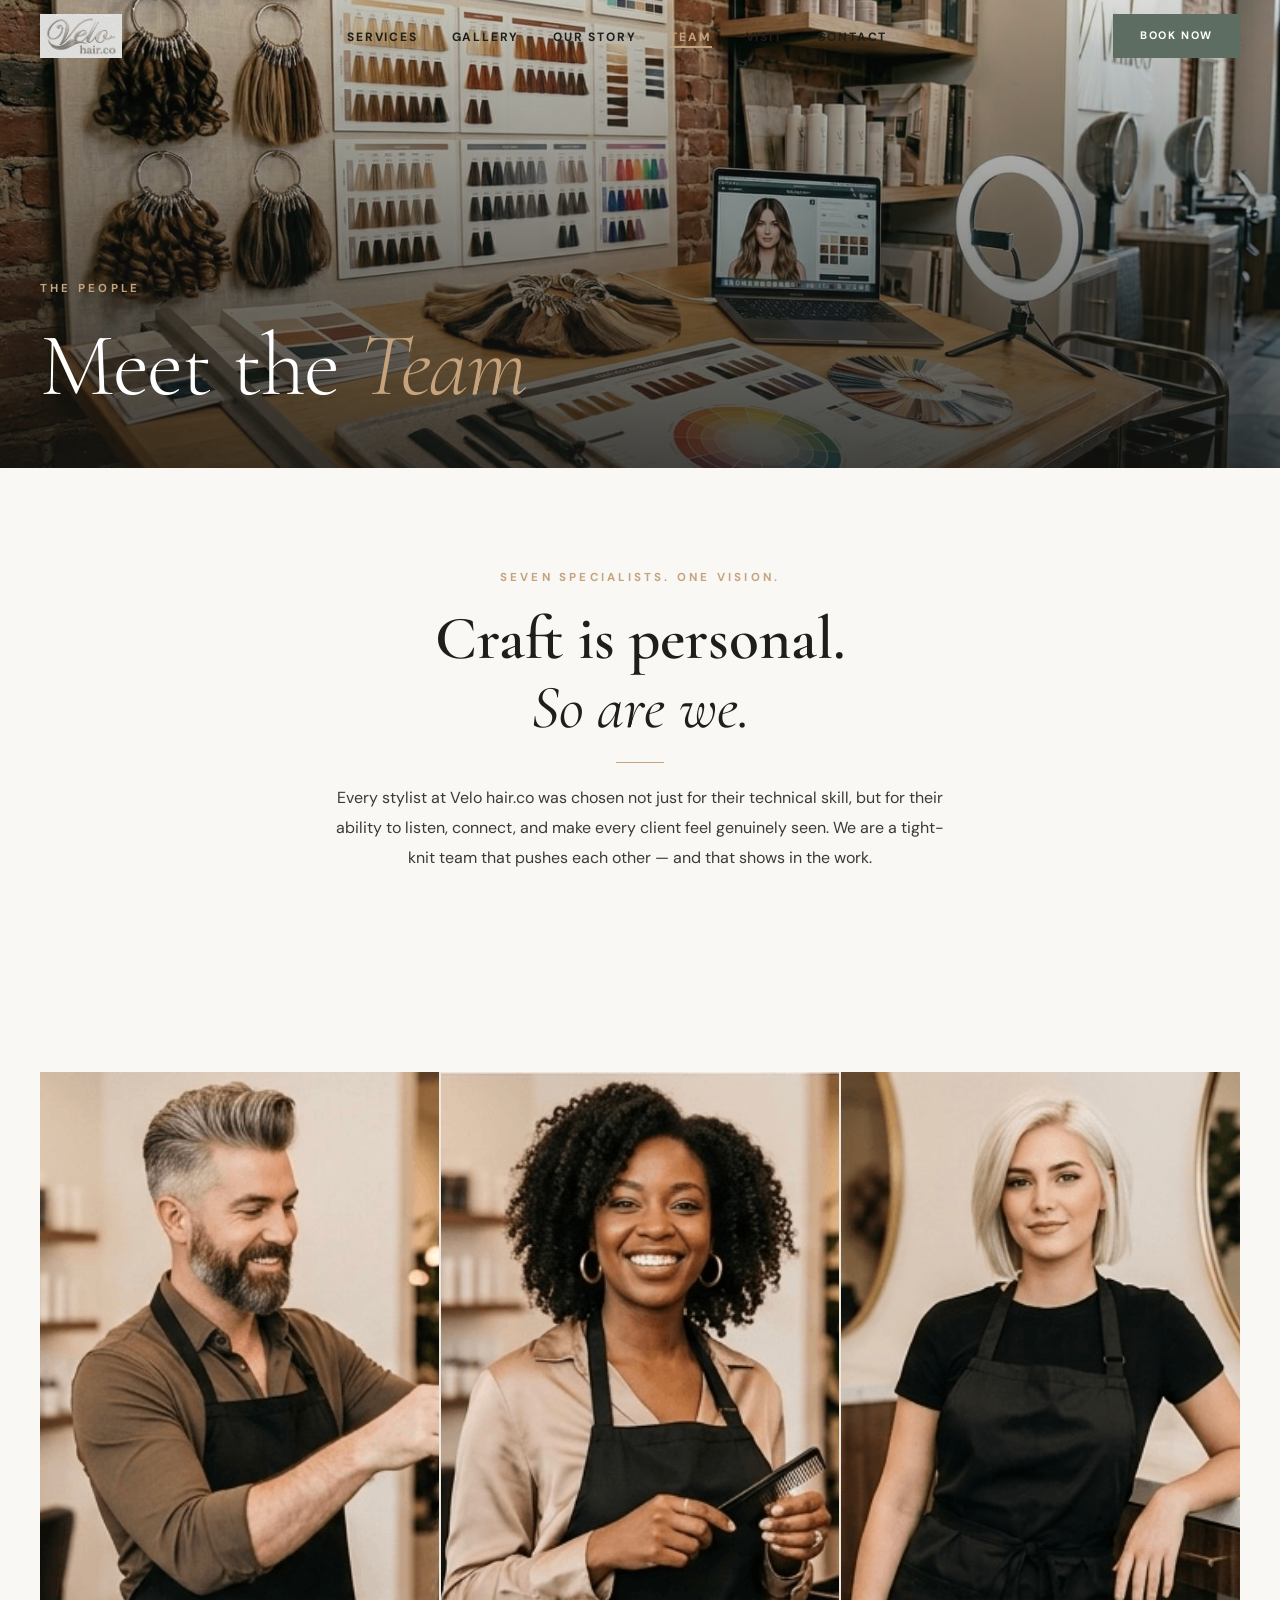
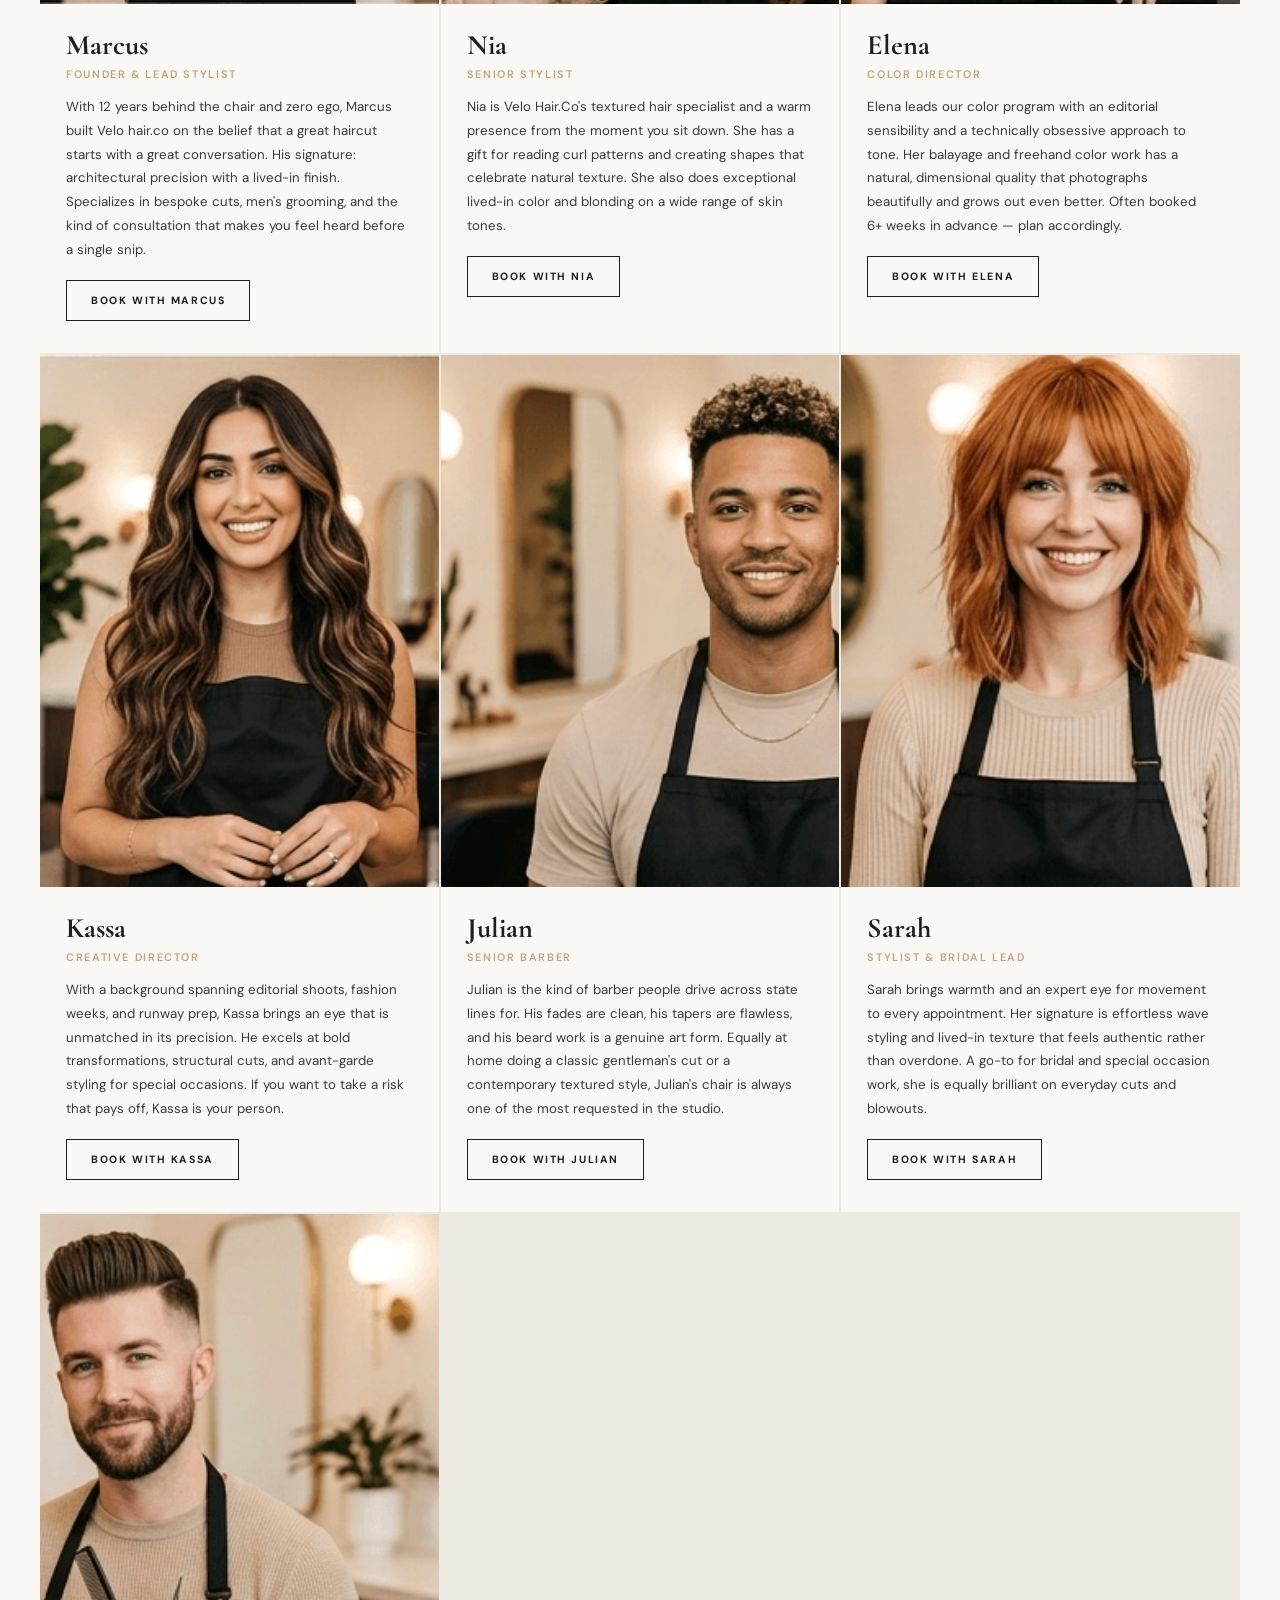
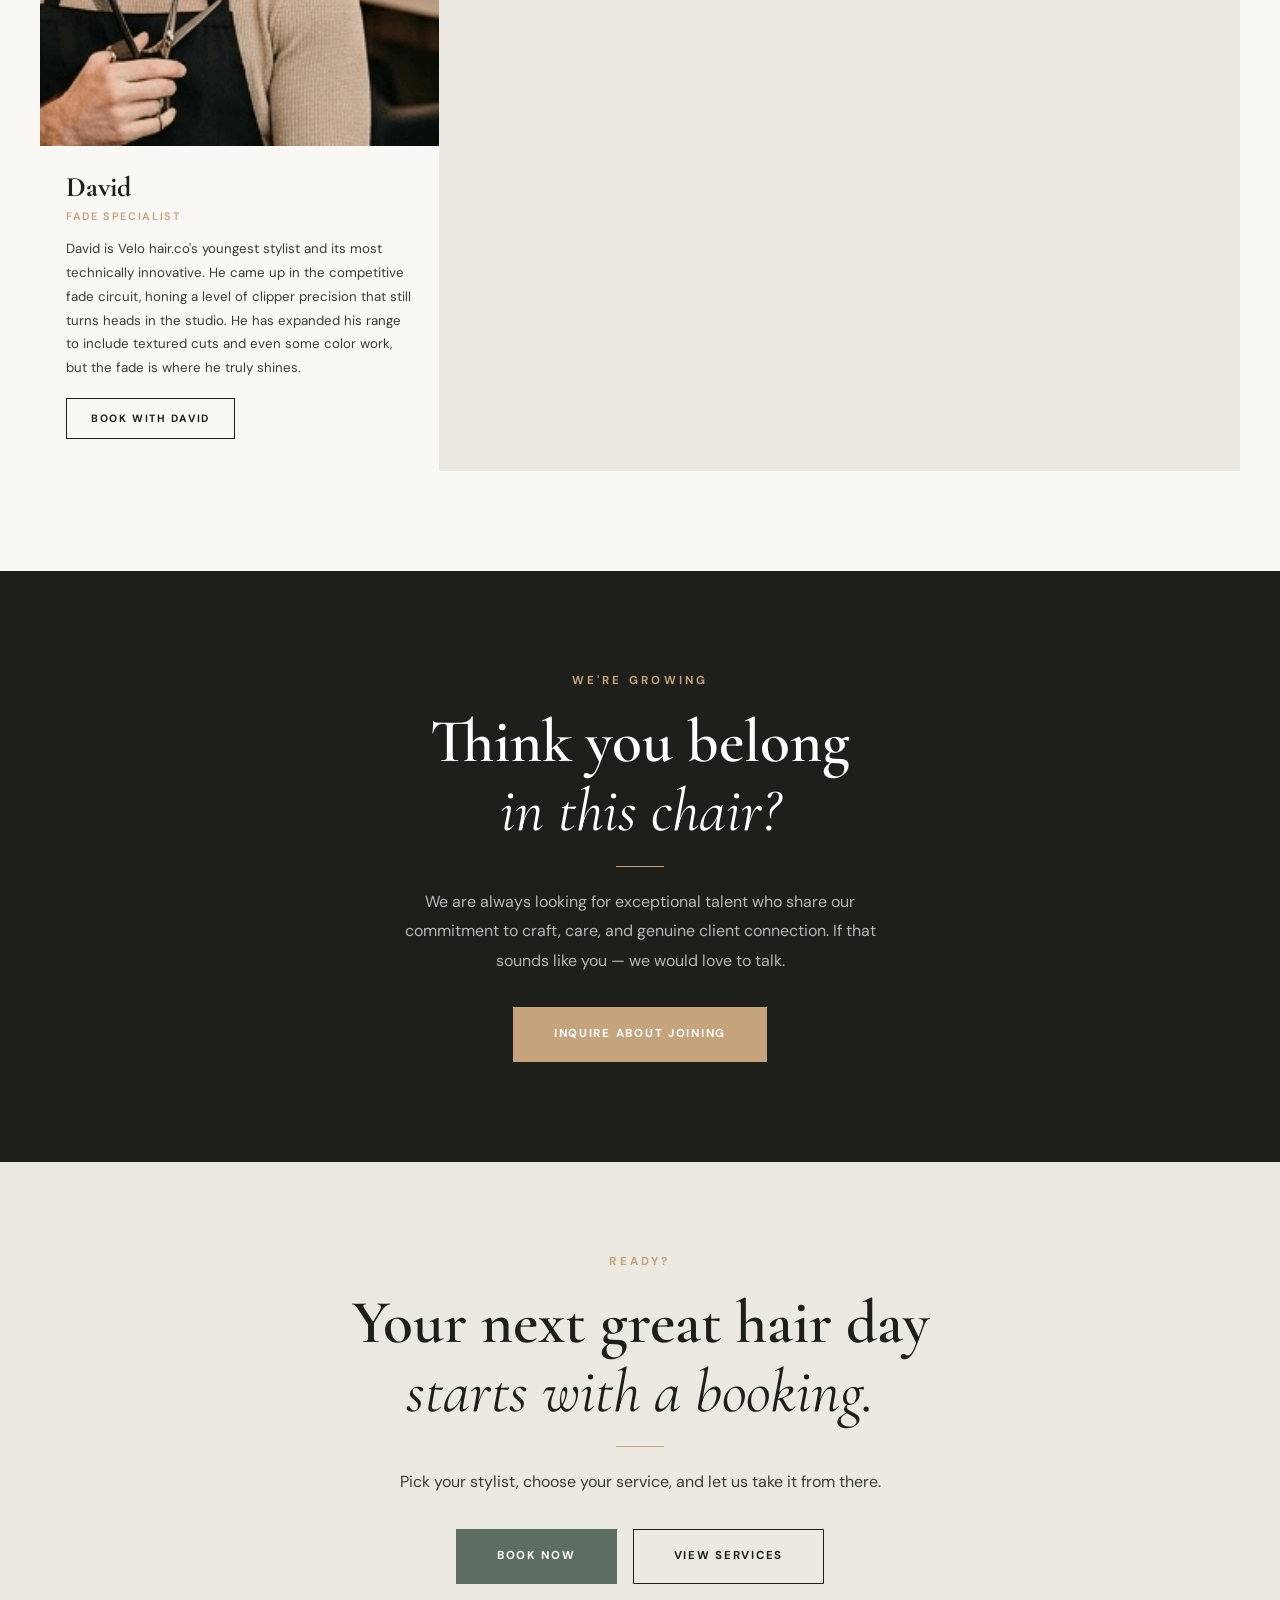
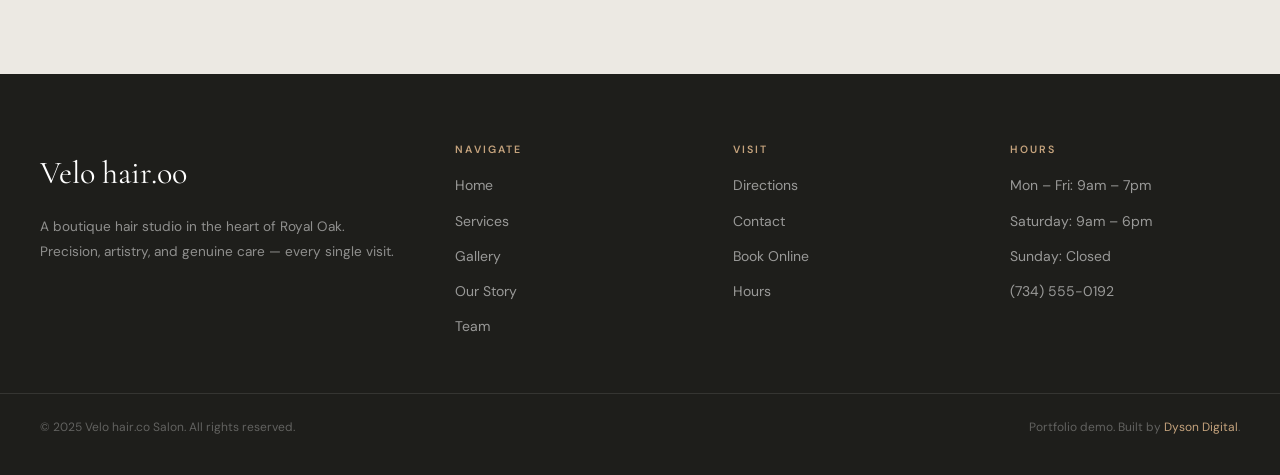
<file: team.html>
<!DOCTYPE html>
<html lang="en">
<head>
  <meta charset="UTF-8">
  <meta name="viewport" content="width=device-width, initial-scale=1.0">
  <meta name="robots" content="noindex, nofollow">
  <meta name="description" content="Meet the Velo hair.co Salon team — seven expert stylists, colorists, and barbers in Royal Oak.">
  <title>Our Team | Velo hair.co Salon</title>
  <link rel="preconnect" href="https://fonts.googleapis.com">
  <link rel="preconnect" href="https://fonts.gstatic.com" crossorigin>
  <link href="https://fonts.googleapis.com/css2?family=Cormorant+Garamond:ital,wght@0,300;0,400;0,500;0,600;0,700;1,300;1,400;1,500&family=DM+Sans:ital,wght@0,300;0,400;0,500;0,600;1,300&display=swap" rel="stylesheet">
  <link rel="stylesheet" href="style.css">
  <link rel="icon" type="image/png" href="favicon.png">
  <link rel="apple-touch-icon" href="favicon.png">
  <link rel="icon" type="image/png" href="images/favicon.png">
  <link rel="shortcut icon" href="images/favicon.ico">
</head>
<body>

  <nav class="site-nav scrolled" id="siteNav" aria-label="Main navigation">
    <div class="site-nav-inner">
      <a href="index.html" class="nav-logo"><img src="images/velologo.png" alt="Velo Hair.co"></a>
      <ul class="nav-links" role="list">
        <li><a href="services.html">Services</a></li>
        <li><a href="gallery.html">Gallery</a></li>
        <li><a href="story.html">Our Story</a></li>
        <li><a href="team.html" class="active">Team</a></li>
        <li><a href="visit.html">Visit</a></li>
        <li><a href="contact.html">Contact</a></li>
      </ul>
      <a href="#" class="btn nav-cta demo-trigger">Book Now</a>
      <button class="nav-toggle" id="navToggle" aria-label="Open menu" aria-expanded="false"><span></span><span></span><span></span></button>
    </div>
  </nav>

  <nav class="nav-mobile" id="navMobile" aria-label="Mobile navigation">
    <button class="mobile-close" id="mobileClose" aria-label="Close menu">&#x2715;</button>
    <a href="index.html">Home</a><a href="services.html">Services</a><a href="gallery.html">Gallery</a>
    <a href="story.html">Our Story</a><a href="team.html">Team</a><a href="visit.html">Visit</a>
    <a href="contact.html">Contact</a><a href="#" class="mobile-cta demo-trigger">Book Now</a>
  </nav>

  <section class="page-hero" aria-label="Team hero">
    <img src="images/velo-hair-co-interior-styling-station.jpg" alt="Velo Co. interior" class="page-hero-img" loading="lazy">
    <div class="page-hero-overlay" aria-hidden="true"></div>
    <div class="page-hero-content">
      <span class="eyebrow">The People</span>
      <h1>Meet the <em>Team</em></h1>
    </div>
  </section>

  <!-- TEAM INTRO -->
  <section class="section bg-cream" aria-label="Team introduction">
    <div class="section-inner">
      <div class="section-centered-narrow reveal">
        <span class="eyebrow">Seven Specialists. One Vision.</span>
        <h2>Craft is personal.<br><span class="italic-serif">So are we.</span></h2>
        <div class="gold-line"></div>
        <p>Every stylist at Velo hair.co was chosen not just for their technical skill, but for their ability to listen, connect, and make every client feel genuinely seen. We are a tight-knit team that pushes each other — and that shows in the work.</p>
      </div>
    </div>
  </section>

  <!-- TEAM GRID -->
  <section class="team-grid-section" aria-label="Team members">
    <div class="section-inner">
      <div class="team-grid">
        <article class="team-card reveal">
          <div class="team-card-img"><img src="images/velo-team-marcus-founder.png" alt="Marcus, Founder and Lead Stylist" loading="lazy"></div>
          <div class="team-card-info">
            <h4>Marcus</h4>
            <div class="team-card-role">Founder &amp; Lead Stylist</div>
            <p class="team-card-bio">With 12 years behind the chair and zero ego, Marcus built Velo hair.co on the belief that a great haircut starts with a great conversation. His signature: architectural precision with a lived-in finish. Specializes in bespoke cuts, men's grooming, and the kind of consultation that makes you feel heard before a single snip.</p>
            <a href="#" class="btn btn-outline team-book-btn demo-trigger">Book with Marcus</a>
          </div>
        </article>
        <article class="team-card reveal">
          <div class="team-card-img"><img src="images/velo-team-nia-stylist.png" alt="Nia, Senior Stylist" loading="lazy"></div>
          <div class="team-card-info">
            <h4>Nia</h4>
            <div class="team-card-role">Senior Stylist</div>
            <p class="team-card-bio">Nia is Velo Hair.Co's textured hair specialist and a warm presence from the moment you sit down. She has a gift for reading curl patterns and creating shapes that celebrate natural texture. She also does exceptional lived-in color and blonding on a wide range of skin tones.</p>
            <a href="#" class="btn btn-outline team-book-btn demo-trigger">Book with Nia</a>
          </div>
        </article>
        <article class="team-card reveal">
          <div class="team-card-img"><img src="images/velo-team-elena-colorist.png" alt="Elena, Color Director" loading="lazy"></div>
          <div class="team-card-info">
            <h4>Elena</h4>
            <div class="team-card-role">Color Director</div>
            <p class="team-card-bio">Elena leads our color program with an editorial sensibility and a technically obsessive approach to tone. Her balayage and freehand color work has a natural, dimensional quality that photographs beautifully and grows out even better. Often booked 6+ weeks in advance — plan accordingly.</p>
            <a href="#" class="btn btn-outline team-book-btn demo-trigger">Book with Elena</a>
          </div>
        </article>
        <article class="team-card reveal">
          <div class="team-card-img"><img src="images/velo-team-kassa-texture.png" alt="Kassa, Creative Director" loading="lazy"></div>
          <div class="team-card-info">
            <h4>Kassa</h4>
            <div class="team-card-role">Creative Director</div>
            <p class="team-card-bio">With a background spanning editorial shoots, fashion weeks, and runway prep, Kassa brings an eye that is unmatched in its precision. He excels at bold transformations, structural cuts, and avant-garde styling for special occasions. If you want to take a risk that pays off, Kassa is your person.</p>
            <a href="#" class="btn btn-outline team-book-btn demo-trigger">Book with Kassa</a>
          </div>
        </article>
        <article class="team-card reveal">
          <div class="team-card-img"><img src="images/velo-team-julian-barber.png" alt="Julian, Senior Barber" loading="lazy"></div>
          <div class="team-card-info">
            <h4>Julian</h4>
            <div class="team-card-role">Senior Barber</div>
            <p class="team-card-bio">Julian is the kind of barber people drive across state lines for. His fades are clean, his tapers are flawless, and his beard work is a genuine art form. Equally at home doing a classic gentleman's cut or a contemporary textured style, Julian's chair is always one of the most requested in the studio.</p>
            <a href="#" class="btn btn-outline team-book-btn demo-trigger">Book with Julian</a>
          </div>
        </article>
        <article class="team-card reveal">
          <div class="team-card-img"><img src="images/velo-team-sarah-waves.png" alt="Sarah, Stylist and Bridal Lead" loading="lazy"></div>
          <div class="team-card-info">
            <h4>Sarah</h4>
            <div class="team-card-role">Stylist &amp; Bridal Lead</div>
            <p class="team-card-bio">Sarah brings warmth and an expert eye for movement to every appointment. Her signature is effortless wave styling and lived-in texture that feels authentic rather than overdone. A go-to for bridal and special occasion work, she is equally brilliant on everyday cuts and blowouts.</p>
            <a href="#" class="btn btn-outline team-book-btn demo-trigger">Book with Sarah</a>
          </div>
        </article>
        <article class="team-card reveal">
          <div class="team-card-img"><img src="images/velo-team-david-fade-specialist.png" alt="David, Fade Specialist" loading="lazy"></div>
          <div class="team-card-info">
            <h4>David</h4>
            <div class="team-card-role">Fade Specialist</div>
            <p class="team-card-bio">David is Velo hair.co's youngest stylist and its most technically innovative. He came up in the competitive fade circuit, honing a level of clipper precision that still turns heads in the studio. He has expanded his range to include textured cuts and even some color work, but the fade is where he truly shines.</p>
            <a href="#" class="btn btn-outline team-book-btn demo-trigger">Book with David</a>
          </div>
        </article>
      </div>
    </div>
  </section>

  <!-- JOIN BAND -->
  <section class="section bg-dark" aria-label="Join our team">
    <div class="section-inner text-center reveal">
      <span class="eyebrow">We're Growing</span>
      <h2 class="h2-white">Think you belong<br><span class="italic-serif">in this chair?</span></h2>
      <div class="gold-line"></div>
      <p class="dark-band-desc">We are always looking for exceptional talent who share our commitment to craft, care, and genuine client connection. If that sounds like you — we would love to talk.</p>
      <a href="contact.html" class="btn btn-gold">Inquire About Joining</a>
    </div>
  </section>

  <!-- CTA BAND -->
  <section class="cta-band" aria-label="Book appointment">
    <div class="container reveal">
      <span class="eyebrow">Ready?</span>
      <h2>Your next great hair day<br><span class="italic-serif">starts with a booking.</span></h2>
      <div class="gold-line"></div>
      <p>Pick your stylist, choose your service, and let us take it from there.</p>
      <div class="hero-btns-center">
        <a href="#" class="btn btn-primary demo-trigger">Book Now</a>
        <a href="services.html" class="btn btn-outline">View Services</a>
      </div>
    </div>
  </section>

  <!-- FOOTER -->
  <footer>
    <div class="footer-inner">
      <div class="footer-brand"><span class="logo-footer">Velo hair.oo</span><p>A boutique hair studio in the heart of Royal Oak. Precision, artistry, and genuine care — every single visit.</p></div>
      <div class="footer-col"><h5>Navigate</h5><a href="index.html">Home</a><a href="services.html">Services</a><a href="gallery.html">Gallery</a><a href="story.html">Our Story</a><a href="team.html">Team</a></div>
      <div class="footer-col"><h5>Visit</h5><a href="visit.html">Directions</a><a href="contact.html">Contact</a><a href="#" class="demo-trigger">Book Online</a><a href="visit.html">Hours</a></div>
      <div class="footer-col"><h5>Hours</h5><a href="#">Mon – Fri: 9am – 7pm</a><a href="#">Saturday: 9am – 6pm</a><a href="#">Sunday: Closed</a><a href="tel:+17345550192">(734) 555-0192</a></div>
    </div>
    <div class="footer-bottom">
      <p>&copy; 2025 Velo hair.co Salon. All rights reserved.</p>
      <p>Portfolio demo. Built by <a href="https://dysondigital.com" target="_blank" rel="noopener noreferrer">Dyson Digital</a>.</p>
    </div>
  </footer>

  <div class="demo-modal-overlay" id="demoModal" role="dialog" aria-modal="true" aria-label="Demo notice">
    <div class="demo-modal">
      <button class="demo-modal-close" id="demoModalClose" aria-label="Close modal">&#x2715;</button>
      <div class="modal-logo">Velo Co.</div><div class="modal-line"></div>
      <h3>This is a Demo Site</h3>
      <p>This website is a portfolio demonstration and display piece only. No appointments can be scheduled, no purchases can be made, and no forms are active.</p>
      <p class="modal-builder">Built by <a href="https://dysondigital.com" target="_blank" rel="noopener noreferrer">Dyson Digital</a></p>
      <button class="btn modal-dismiss" id="modalDismiss">Got It</button>
    </div>
  </div>

  <script>
    const siteNav = document.getElementById('siteNav');
    window.addEventListener('scroll', () => { siteNav.classList.toggle('scrolled', window.scrollY > 60); });
    const navToggle = document.getElementById('navToggle'), mobileMenu = document.getElementById('navMobile'), mobileClose = document.getElementById('mobileClose');
    function openMenu() { navMobile.classList.add('open'); navToggle.classList.add('open'); navToggle.setAttribute('aria-expanded','true'); document.body.style.overflow='hidden'; }
    function closeMenu() { navMobile.classList.remove('open'); navToggle.classList.remove('open'); navToggle.setAttribute('aria-expanded','false'); document.body.style.overflow=''; }
    navToggle.addEventListener('click', () => navMobile.classList.contains('open') ? closeMenu() : openMenu());
    mobileClose.addEventListener('click', closeMenu);
    navMobile.addEventListener('click', (e) => { if (e.target.closest('a')) closeMenu(); });
    const demoModal = document.getElementById('demoModal');
    document.querySelectorAll('.demo-trigger').forEach(el => el.addEventListener('click', (e) => { e.preventDefault(); demoModal.classList.add('active'); document.body.style.overflow='hidden'; }));
    function closeModal() { demoModal.classList.remove('active'); document.body.style.overflow=''; }
    document.getElementById('demoModalClose').addEventListener('click', closeModal);
    document.getElementById('modalDismiss').addEventListener('click', closeModal);
    demoModal.addEventListener('click', (e) => { if (e.target === demoModal) closeModal(); });
    const revealEls = document.querySelectorAll('.reveal, .reveal-left, .reveal-right');
    const obs = new IntersectionObserver((entries) => { entries.forEach(e => { if (e.isIntersecting) { e.target.classList.add('visible'); obs.unobserve(e.target); } }); }, { threshold: 0.1 });
    revealEls.forEach(el => obs.observe(el));
  </script>
</body>
</html>
</file>
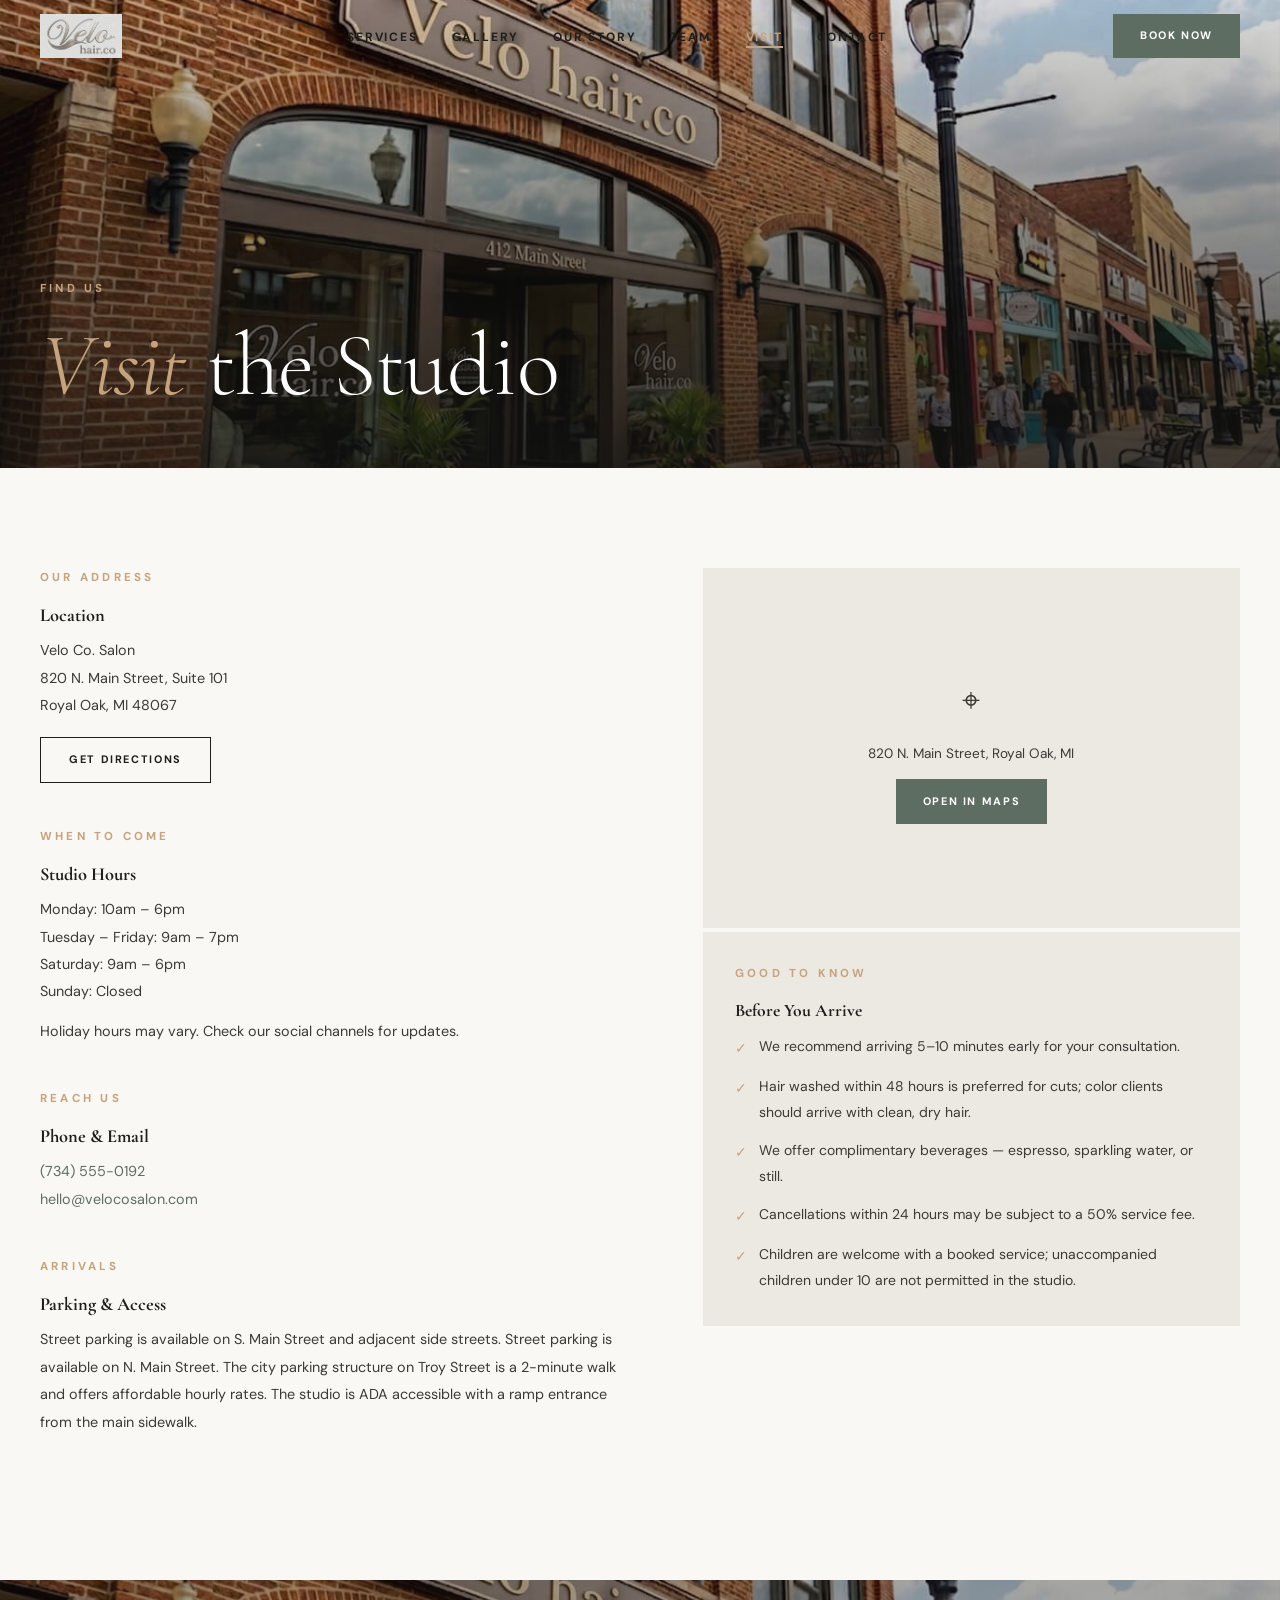
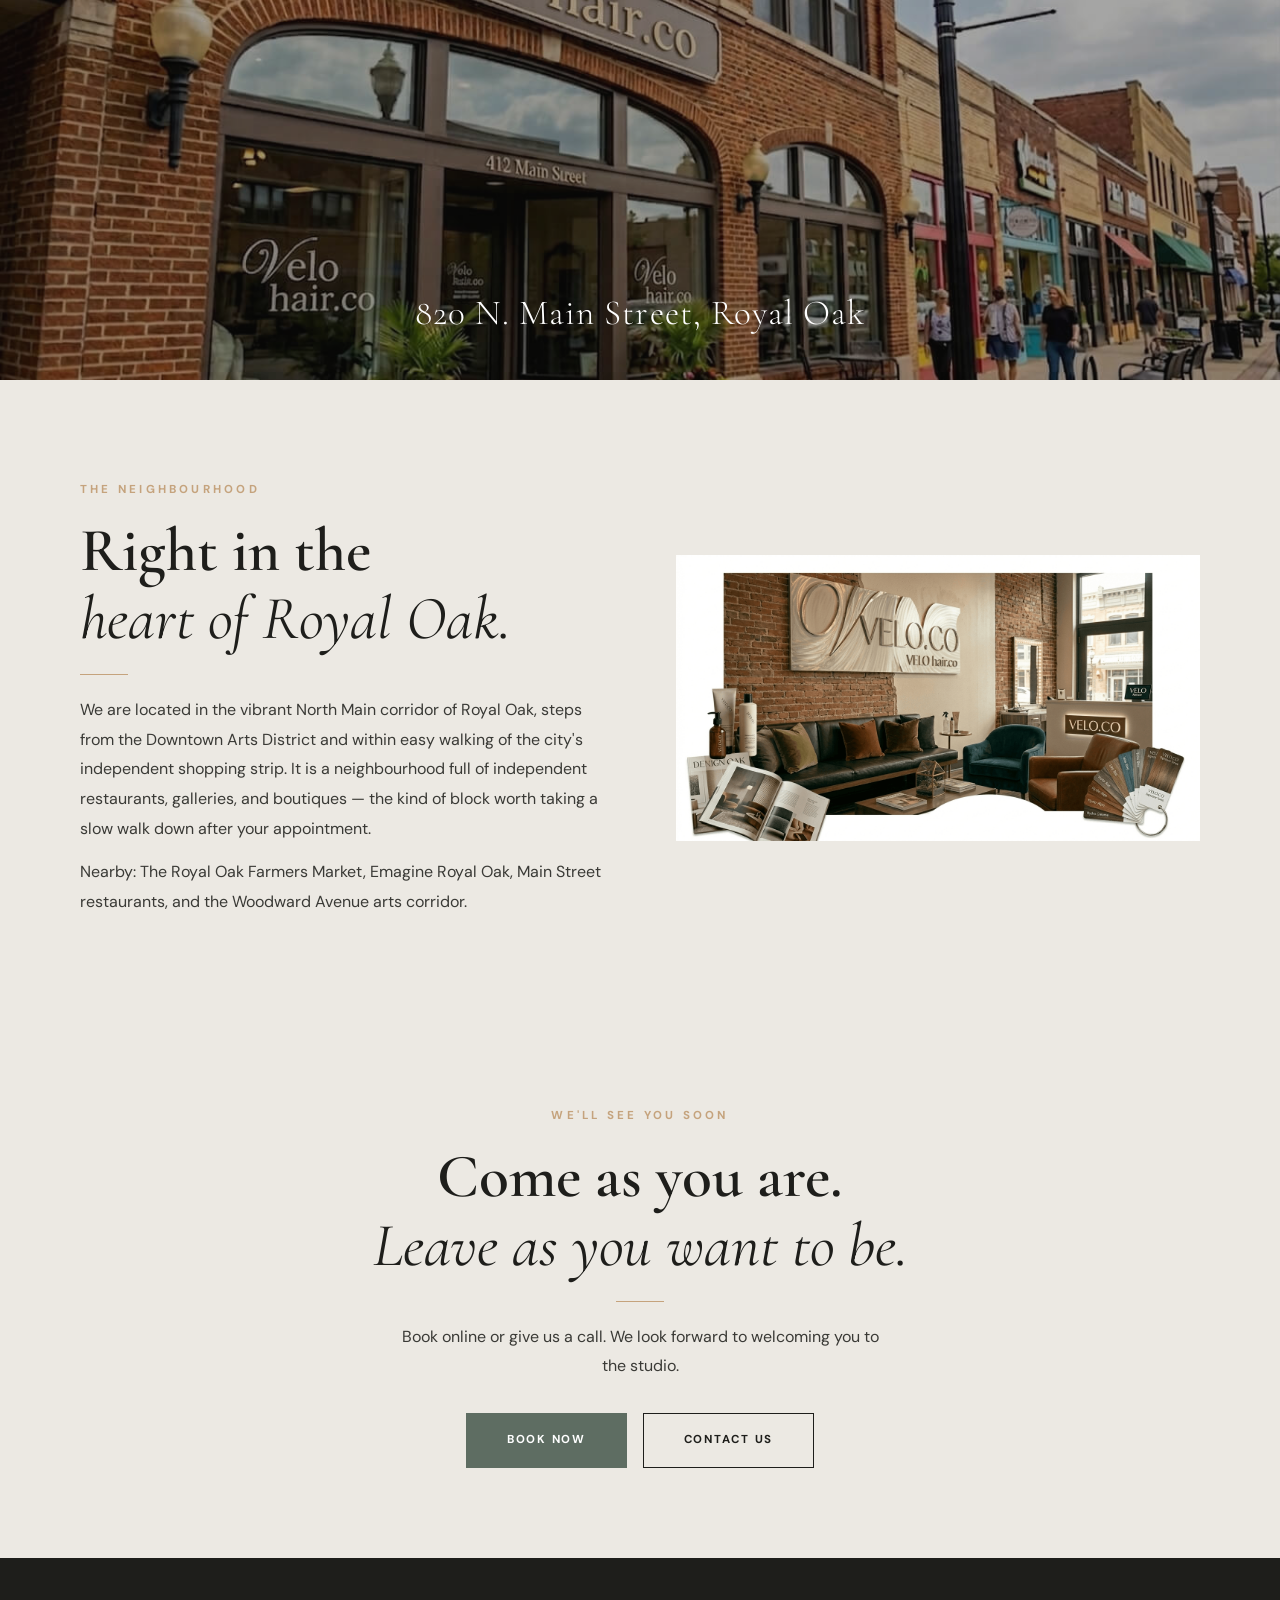
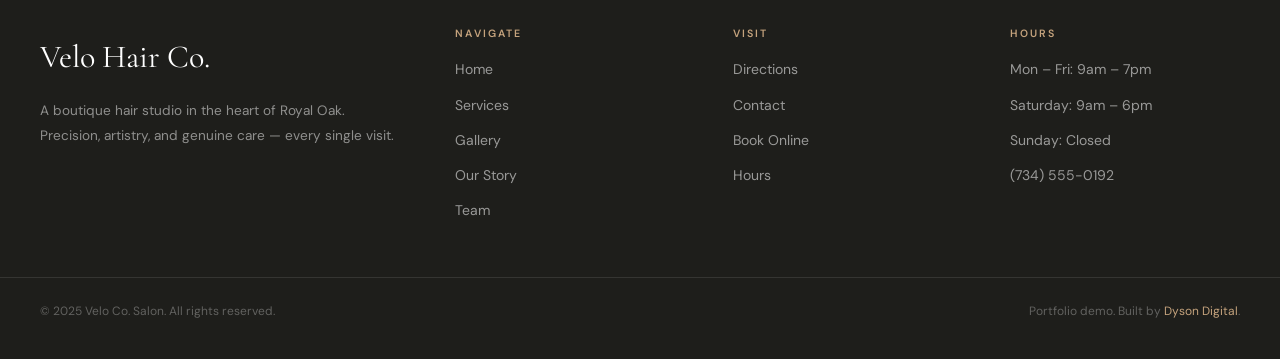
<file: visit.html>
<!DOCTYPE html>
<html lang="en">
<head>
  <meta charset="UTF-8">
  <meta name="viewport" content="width=device-width, initial-scale=1.0">
  <meta name="robots" content="noindex, nofollow">
  <meta name="description" content="Visit Velo Co. Salon — hours, location, parking, and directions in Royal Oak, Michigan.">
  <title>Visit Us | Velo Co. Salon</title>
  <link rel="preconnect" href="https://fonts.googleapis.com">
  <link rel="preconnect" href="https://fonts.gstatic.com" crossorigin>
  <link href="https://fonts.googleapis.com/css2?family=Cormorant+Garamond:ital,wght@0,300;0,400;0,500;0,600;0,700;1,300;1,400;1,500&family=DM+Sans:ital,wght@0,300;0,400;0,500;0,600;1,300&display=swap" rel="stylesheet">
  <link rel="stylesheet" href="style.css">
  <link rel="icon" type="image/png" href="favicon.png">
  <link rel="apple-touch-icon" href="favicon.png">
  <link rel="icon" type="image/png" href="images/favicon.png">
  <link rel="shortcut icon" href="images/favicon.ico">
</head>
<body>

  <nav class="site-nav scrolled" id="siteNav" aria-label="Main navigation">
    <div class="site-nav-inner">
      <a href="index.html" class="nav-logo"><img src="images/velologo.png" alt="Velo Hair Co."></a>
      <ul class="nav-links" role="list">
        <li><a href="services.html">Services</a></li>
        <li><a href="gallery.html">Gallery</a></li>
        <li><a href="story.html">Our Story</a></li>
        <li><a href="team.html">Team</a></li>
        <li><a href="visit.html" class="active">Visit</a></li>
        <li><a href="contact.html">Contact</a></li>
      </ul>
      <a href="#" class="btn nav-cta demo-trigger">Book Now</a>
      <button class="nav-toggle" id="navToggle" aria-label="Open menu" aria-expanded="false"><span></span><span></span><span></span></button>
    </div>
  </nav>

  <nav class="nav-mobile" id="navMobile" aria-label="Mobile navigation">
    <button class="mobile-close" id="mobileClose" aria-label="Close menu">&#x2715;</button>
    <a href="index.html">Home</a><a href="services.html">Services</a><a href="gallery.html">Gallery</a>
    <a href="story.html">Our Story</a><a href="team.html">Team</a><a href="visit.html">Visit</a>
    <a href="contact.html">Contact</a><a href="#" class="mobile-cta demo-trigger">Book Now</a>
  </nav>

  <section class="page-hero" aria-label="Visit hero">
    <img src="images/velo-hair-co-ann-arbor-storefront.jpg" alt="Velo Co. Salon exterior" class="page-hero-img" loading="lazy">
    <div class="page-hero-overlay" aria-hidden="true"></div>
    <div class="page-hero-content">
      <span class="eyebrow">Find Us</span>
      <h1><em>Visit</em> the Studio</h1>
    </div>
  </section>

  <!-- VISIT INFO -->
  <section class="visit-info section bg-cream" aria-label="Location and hours">
    <div class="section-inner">
      <div class="visit-grid">
        <div>
          <div class="visit-detail-block reveal">
            <span class="eyebrow">Our Address</span>
            <h4>Location</h4>
            <address>Velo Co. Salon<br>820 N. Main Street, Suite 101<br>Royal Oak, MI 48067</address>
            <a href="#" class="btn btn-outline visit-detail-cta demo-trigger">Get Directions</a>
          </div>
          <div class="visit-detail-block reveal">
            <span class="eyebrow">When to Come</span>
            <h4>Studio Hours</h4>
            <p>Monday: 10am – 6pm</p>
            <p>Tuesday – Friday: 9am – 7pm</p>
            <p>Saturday: 9am – 6pm</p>
            <p>Sunday: Closed</p>
            <p class="visit-hours-note">Holiday hours may vary. Check our social channels for updates.</p>
          </div>
          <div class="visit-detail-block reveal">
            <span class="eyebrow">Reach Us</span>
            <h4>Phone &amp; Email</h4>
            <p><a href="tel:+17345550192" class="visit-info-link">(734) 555-0192</a></p>
            <p><a href="mailto:hello@velocosalon.com" class="visit-info-link">hello@velocosalon.com</a></p>
          </div>
          <div class="visit-detail-block reveal">
            <span class="eyebrow">Arrivals</span>
            <h4>Parking &amp; Access</h4>
            <p>Street parking is available on S. Main Street and adjacent side streets. Street parking is available on N. Main Street. The city parking structure on Troy Street is a 2-minute walk and offers affordable hourly rates. The studio is ADA accessible with a ramp entrance from the main sidewalk.</p>
          </div>
        </div>

        <div class="reveal-right">
          <div class="visit-map-placeholder" aria-label="Map placeholder">
            <span>&#x2316;</span>
            <p>820 N. Main Street, Royal Oak, MI</p>
            <a href="#" class="btn btn-primary visit-map-btn demo-trigger">Open in Maps</a>
          </div>
          <div class="visit-before-arrive">
            <span class="eyebrow">Good to Know</span>
            <h4 class="visit-h4-sub">Before You Arrive</h4>
            <ul class="before-arrive-list">
              <li class="before-arrive-item"><span class="before-arrive-icon">&#10003;</span><p>We recommend arriving 5–10 minutes early for your consultation.</p></li>
              <li class="before-arrive-item"><span class="before-arrive-icon">&#10003;</span><p>Hair washed within 48 hours is preferred for cuts; color clients should arrive with clean, dry hair.</p></li>
              <li class="before-arrive-item"><span class="before-arrive-icon">&#10003;</span><p>We offer complimentary beverages — espresso, sparkling water, or still.</p></li>
              <li class="before-arrive-item"><span class="before-arrive-icon">&#10003;</span><p>Cancellations within 24 hours may be subject to a 50% service fee.</p></li>
              <li class="before-arrive-item"><span class="before-arrive-icon">&#10003;</span><p>Children are welcome with a booked service; unaccompanied children under 10 are not permitted in the studio.</p></li>
            </ul>
          </div>
        </div>
      </div>
    </div>
  </section>

  <!-- STOREFRONT BANNER -->
  <div class="storefront-banner" aria-label="Studio exterior">
    <img src="images/velo-hair-co-ann-arbor-storefront.jpg" alt="Velo Co. Salon storefront on S. Main Street" class="storefront-banner-img" loading="lazy">
    <div class="storefront-banner-overlay" aria-hidden="true"></div>
    <div class="storefront-banner-text">
      <span class="storefront-banner-heading">820 N. Main Street, Royal Oak</span>
    </div>
  </div>

  <!-- NEIGHBOURHOOD -->
  <section class="section bg-light" aria-label="The neighbourhood">
    <div class="section-inner">
      <div class="visit-neighbourhood-grid reveal">
        <div>
          <span class="eyebrow">The Neighbourhood</span>
          <h2>Right in the<br><span class="italic-serif">heart of Royal Oak.</span></h2>
          <div class="gold-line-left"></div>
          <p>We are located in the vibrant North Main corridor of Royal Oak, steps from the Downtown Arts District and within easy walking of the city's independent shopping strip. It is a neighbourhood full of independent restaurants, galleries, and boutiques — the kind of block worth taking a slow walk down after your appointment.</p>
          <p class="mt-14">Nearby: The Royal Oak Farmers Market, Emagine Royal Oak, Main Street restaurants, and the Woodward Avenue arts corridor.</p>
        </div>
        <div>
          <img src="images/velo-experience-lounge-wait.png" alt="Velo Co. lounge area" class="visit-neighbourhood-img" loading="lazy">
        </div>
      </div>
    </div>
  </section>

  <!-- CTA BAND -->
  <section class="cta-band" aria-label="Book appointment">
    <div class="container reveal">
      <span class="eyebrow">We'll See You Soon</span>
      <h2>Come as you are.<br><span class="italic-serif">Leave as you want to be.</span></h2>
      <div class="gold-line"></div>
      <p>Book online or give us a call. We look forward to welcoming you to the studio.</p>
      <div class="hero-btns-center">
        <a href="#" class="btn btn-primary demo-trigger">Book Now</a>
        <a href="contact.html" class="btn btn-outline">Contact Us</a>
      </div>
    </div>
  </section>

  <!-- FOOTER -->
  <footer>
    <div class="footer-inner">
      <div class="footer-brand"><span class="logo-footer">Velo Hair Co.</span><p>A boutique hair studio in the heart of Royal Oak. Precision, artistry, and genuine care — every single visit.</p></div>
      <div class="footer-col"><h5>Navigate</h5><a href="index.html">Home</a><a href="services.html">Services</a><a href="gallery.html">Gallery</a><a href="story.html">Our Story</a><a href="team.html">Team</a></div>
      <div class="footer-col"><h5>Visit</h5><a href="visit.html">Directions</a><a href="contact.html">Contact</a><a href="#" class="demo-trigger">Book Online</a><a href="visit.html">Hours</a></div>
      <div class="footer-col"><h5>Hours</h5><a href="#">Mon – Fri: 9am – 7pm</a><a href="#">Saturday: 9am – 6pm</a><a href="#">Sunday: Closed</a><a href="tel:+17345550192">(734) 555-0192</a></div>
    </div>
    <div class="footer-bottom">
      <p>&copy; 2025 Velo Co. Salon. All rights reserved.</p>
      <p>Portfolio demo. Built by <a href="https://dysondigital.com" target="_blank" rel="noopener noreferrer">Dyson Digital</a>.</p>
    </div>
  </footer>

  <div class="demo-modal-overlay" id="demoModal" role="dialog" aria-modal="true" aria-label="Demo notice">
    <div class="demo-modal">
      <button class="demo-modal-close" id="demoModalClose" aria-label="Close modal">&#x2715;</button>
      <div class="modal-logo">Velo Co.</div><div class="modal-line"></div>
      <h3>This is a Demo Site</h3>
      <p>This website is a portfolio demonstration and display piece only. No appointments can be scheduled, no purchases can be made, and no forms are active.</p>
      <p class="modal-builder">Built by <a href="https://dysondigital.com" target="_blank" rel="noopener noreferrer">Dyson Digital</a></p>
      <button class="btn modal-dismiss" id="modalDismiss">Got It</button>
    </div>
  </div>

  <script>
    const siteNav = document.getElementById('siteNav');
    window.addEventListener('scroll', () => { siteNav.classList.toggle('scrolled', window.scrollY > 60); });
    const navToggle = document.getElementById('navToggle'), mobileMenu = document.getElementById('navMobile'), mobileClose = document.getElementById('mobileClose');
    function openMenu() { navMobile.classList.add('open'); navToggle.classList.add('open'); navToggle.setAttribute('aria-expanded','true'); document.body.style.overflow='hidden'; }
    function closeMenu() { navMobile.classList.remove('open'); navToggle.classList.remove('open'); navToggle.setAttribute('aria-expanded','false'); document.body.style.overflow=''; }
    navToggle.addEventListener('click', () => navMobile.classList.contains('open') ? closeMenu() : openMenu());
    mobileClose.addEventListener('click', closeMenu);
    navMobile.addEventListener('click', (e) => { if (e.target.closest('a')) closeMenu(); });
    const demoModal = document.getElementById('demoModal');
    document.querySelectorAll('.demo-trigger').forEach(el => el.addEventListener('click', (e) => { e.preventDefault(); demoModal.classList.add('active'); document.body.style.overflow='hidden'; }));
    function closeModal() { demoModal.classList.remove('active'); document.body.style.overflow=''; }
    document.getElementById('demoModalClose').addEventListener('click', closeModal);
    document.getElementById('modalDismiss').addEventListener('click', closeModal);
    demoModal.addEventListener('click', (e) => { if (e.target === demoModal) closeModal(); });
    const revealEls = document.querySelectorAll('.reveal, .reveal-left, .reveal-right');
    const obs = new IntersectionObserver((entries) => { entries.forEach(e => { if (e.isIntersecting) { e.target.classList.add('visible'); obs.unobserve(e.target); } }); }, { threshold: 0.1 });
    revealEls.forEach(el => obs.observe(el));
  </script>
</body>
</html>
</file>
<file: style.css>
/* ============================================================
   VELO CO. SALON — Master Stylesheet
   Built by Dyson Digital | Gold Standard Compliant
   Strict naming: .site-nav, .nav-mobile, #navToggle, #mobileClose
   .experience-images, .story-floating-imgs
   ============================================================ */

@import url('https://fonts.googleapis.com/css2?family=Cormorant+Garamond:ital,wght@0,300;0,400;0,500;0,600;0,700;1,300;1,400;1,500&family=DM+Sans:ital,wght@0,300;0,400;0,500;0,600;1,300&display=swap');

/* ── CSS Variables ── */
:root {
  --sage:   #5e6d62;
  --gold:   #c5a37d;
  --cream:  #f9f8f5;
  --dark:   #1e1e1b;
  --mid:    #3a3a36;
  --light:  #ece9e3;
  --white:  #ffffff;
  --font-head: 'Cormorant Garamond', Georgia, serif;
  --font-body: 'DM Sans', sans-serif;
  --nav-h:  72px;
  --max-w:  1280px;
  --sec-pad: 100px;
  --ease:    cubic-bezier(0.4, 0, 0.2, 1);
  --ease-out: cubic-bezier(0.16, 1, 0.3, 1);
  --trans:   0.35s var(--ease);
  --shadow-sm: 0 2px 12px rgba(0,0,0,0.07);
  --shadow-md: 0 8px 36px rgba(0,0,0,0.12);
}

/* ── Reset ── */
*, *::before, *::after { box-sizing: border-box; margin: 0; padding: 0; }

html {
  scroll-behavior: smooth;
  font-size: 16px;
  overflow-x: hidden; /* FIX 1: no horizontal scroll */
}

body {
  font-family: var(--font-body);
  background: var(--cream);
  color: var(--dark);
  line-height: 1.8; /* FIX 2: luxury legibility */
  -webkit-font-smoothing: antialiased;
  overflow-x: hidden; /* FIX 1: belt-and-suspenders */
}

img { display: block; max-width: 100%; height: auto; }
a   { color: inherit; text-decoration: none; }
ul  { list-style: none; }
button { cursor: pointer; border: none; background: none; font-family: var(--font-body); }

/* ── Typography ── */
h1, h2, h3, h4, h5 {
  font-family: var(--font-head);
  font-weight: 600;
  line-height: 1.12;
  color: var(--dark);
}
h1 { font-size: clamp(2.8rem, 7vw, 5.8rem);  letter-spacing: -0.01em; font-weight: 400; }
h2 { font-size: clamp(2.1rem, 4.8vw, 4.2rem); font-weight: 600; }
h3 { font-size: clamp(1.55rem, 2.8vw, 2.5rem); font-weight: 600; }
h4 { font-size: clamp(1.2rem, 2.2vw, 1.8rem);  font-weight: 700; }
h5 { font-size: 1.1rem; font-weight: 700; }
p  { font-size: 1rem; color: var(--mid); line-height: 1.85; }

.eyebrow {
  font-family: var(--font-body);
  font-size: 0.72rem;
  font-weight: 700;
  letter-spacing: 0.28em;
  text-transform: uppercase;
  color: var(--gold);
  display: block;
  margin-bottom: 1rem;
}
.italic-serif { font-family: var(--font-head); font-style: italic; font-weight: 400; }

/* ── Layout ── */
.container {
  width: 100%;
  max-width: var(--max-w);
  margin: 0 auto;
  padding: 0 40px;
}
.section       { padding: var(--sec-pad) 40px; }
.section-inner { max-width: var(--max-w); margin: 0 auto; padding: 0 40px; }
.text-center   { text-align: center; }
.bg-cream  { background: var(--cream); }
.bg-light  { background: var(--light); }
.bg-dark   { background: var(--dark); }
.bg-sage   { background: var(--sage); }

/* ── Dividers ── */
.gold-line      { width: 48px; height: 1px; background: var(--gold); margin: 20px auto; }
.gold-line-left { width: 48px; height: 1px; background: var(--gold); margin: 20px 0; }
.gold-line-sage { width: 48px; height: 1px; background: var(--gold); margin: 20px 0; }

/* ── BUTTONS — FIX 4: premium feel ── */
.btn {
  display: inline-flex;
  align-items: center;
  justify-content: center;
  gap: 10px;
  font-family: var(--font-body);
  font-size: 0.72rem;
  font-weight: 700;           /* crisp on dark backgrounds */
  letter-spacing: 0.15em;     /* FIX 2: boutique spacing */
  text-transform: uppercase;  /* FIX 2 */
  padding: 16px 40px;         /* FIX 4: premium padding */
  transition: var(--trans);
  cursor: pointer;
  border: 1.5px solid transparent;
  white-space: nowrap;
}
.btn-primary  { background: var(--sage);  color: var(--white); border-color: var(--sage); }
.btn-primary:hover  { background: transparent; color: var(--sage); }
.btn-outline  { background: transparent; color: var(--dark);  border-color: var(--dark); }
.btn-outline:hover  { background: var(--dark); color: var(--white); }
.btn-gold     { background: var(--gold);  color: var(--white); border-color: var(--gold); }
.btn-gold:hover     { background: transparent; color: var(--gold); }
.btn-ghost    { background: transparent; color: var(--white); border-color: rgba(255,255,255,0.5); }
.btn-ghost:hover    { border-color: var(--white); background: rgba(255,255,255,0.1); }

/* ── SITE-NAV (required name) ── */
.site-nav {
  position: fixed;
  top: 0; left: 0; right: 0;
  height: var(--nav-h);
  z-index: 999;
  transition: background var(--trans), box-shadow var(--trans);
}
.site-nav.scrolled {
  background: rgba(249,248,245,1);
  backdrop-filter: blur(16px);
  -webkit-backdrop-filter: blur(16px);
  box-shadow: 0 2px 0 rgba(94,109,98,0.2), var(--shadow-sm);
}
.site-nav.scrolled::after {
  content: '';
  position: absolute;
  bottom: 0; left: 0; right: 0;
  height: 2px;
  background: linear-gradient(to right, var(--gold), var(--sage), transparent);
  opacity: 0.7;
}
/* Transparent state — strong dark gradient hood makes white text fully opaque */
.site-nav.transparent {
  background: linear-gradient(to bottom, rgba(14,14,12,0.72) 0%, rgba(14,14,12,0.15) 60%, rgba(14,14,12,0) 100%);
}

.site-nav-inner {
  height: 100%;
  display: flex;
  align-items: center;
  justify-content: space-between;
  padding: 0 40px;
  max-width: 1440px;
  margin: 0 auto;
}

.nav-logo {
  font-family: var(--font-head);
  font-size: 1.75rem;
  font-weight: 700;
  letter-spacing: 0.04em;
  color: var(--dark);
  position: relative;
  z-index: 1;
  display: flex;
  align-items: center;
}
/* Logo image inside nav — constrained to nav height */
.nav-logo img {
  height: 44px;
  width: auto;
  display: block;
  object-fit: contain;
}
.site-nav.transparent .nav-logo { color: var(--white); text-shadow: 0 1px 8px rgba(0,0,0,0.5); }
.site-nav.scrolled   .nav-logo  { color: var(--sage);  text-shadow: none; }

.nav-links {
  display: flex;
  align-items: center;
  gap: 34px;
}
.nav-links a {
  font-size: 0.75rem;
  font-weight: 700;
  letter-spacing: 0.15em;
  text-transform: uppercase;
  color: var(--dark);
  position: relative;
  transition: color var(--trans);
}
.site-nav.transparent .nav-links a { color: var(--white); text-shadow: 0 1px 6px rgba(0,0,0,0.45); }
.site-nav.scrolled   .nav-links a  { color: var(--sage);  text-shadow: none; }
.nav-links a::after {
  content: '';
  position: absolute;
  bottom: -3px; left: 0;
  width: 0; height: 2px;
  background: var(--gold);
  transition: width var(--trans);
}
.nav-links a:hover::after,
.nav-links a.active::after { width: 100%; }
.nav-links a.active { color: var(--gold); }
.nav-links a:hover  { color: var(--gold); }

.nav-cta {
  font-size: 0.68rem;
  font-weight: 700;
  letter-spacing: 0.15em;
  text-transform: uppercase;
  padding: 11px 26px;
  background: var(--sage);
  color: var(--white);
  border: 1.5px solid var(--sage);
  transition: var(--trans);
  white-space: nowrap;
}
.nav-cta:hover { background: transparent; color: var(--sage); }
.site-nav.transparent .nav-cta {
  background: rgba(255,255,255,0.15);
  border-color: rgba(255,255,255,0.5);
  color: var(--white);
}
.site-nav.transparent .nav-cta:hover { background: var(--white); color: var(--sage); }

/* Hamburger toggle — #navToggle (required id) — exactly 44×44 */
#navToggle {
  display: none;
  flex-direction: column;
  justify-content: center;
  align-items: center;
  gap: 5px;
  width: 44px;
  height: 44px;
  position: relative;
  z-index: 1010;
  cursor: pointer;
}
#navToggle span {
  display: block;
  width: 22px;
  height: 1.5px;
  background: var(--dark);
  transition: var(--trans);
}
.site-nav.transparent #navToggle span { background: var(--white); }
.site-nav.scrolled   #navToggle span { background: var(--sage); }
#navToggle.open span:nth-child(1) { transform: translateY(6.5px) rotate(45deg); }
#navToggle.open span:nth-child(2) { opacity: 0; transform: scaleX(0); }
#navToggle.open span:nth-child(3) { transform: translateY(-6.5px) rotate(-45deg); }

/* NAV-MOBILE overlay (required name) — FIX 5: display:none by default */
.nav-mobile {
  display: none;                /* FIX 5: hidden by default */
  position: fixed;
  inset: 0;
  background: var(--cream);
  z-index: 1000;
  flex-direction: column;
  justify-content: center;
  align-items: center;
  gap: 28px;
  opacity: 0;
  transition: opacity 0.3s ease;
}
.nav-mobile.open {
  display: flex;               /* FIX 5: only shows with .open class */
  opacity: 1;
}
.nav-mobile a {
  font-family: var(--font-head);
  font-size: 2.4rem;
  font-weight: 300;
  color: var(--dark);
  letter-spacing: 0.03em;
  transition: color var(--trans);
}
.nav-mobile a:hover { color: var(--gold); }
.nav-mobile .mobile-cta {
  font-family: var(--font-body);
  font-size: 0.7rem;
  font-weight: 700;
  letter-spacing: 0.15em;
  text-transform: uppercase;
  padding: 14px 36px;
  background: var(--sage);
  color: var(--white);
  margin-top: 8px;
}

/* #mobileClose — exactly 44×44 */
#mobileClose {
  position: absolute;
  top: 16px; right: 16px;
  width: 44px; height: 44px;
  display: flex;
  align-items: center;
  justify-content: center;
  font-size: 1.5rem;
  color: var(--dark);
  z-index: 1010;
  cursor: pointer;
  transition: color var(--trans);
}
#mobileClose:hover { color: var(--gold); }

/* ── SCROLL REVEAL ANIMATIONS ── */
.reveal {
  opacity: 0;
  transform: translateY(28px);
  transition: opacity 0.75s var(--ease-out), transform 0.75s var(--ease-out);
}
.reveal.visible { opacity: 1; transform: translateY(0); }
.reveal-left {
  opacity: 0;
  transform: translateX(-30px);
  transition: opacity 0.75s var(--ease-out), transform 0.75s var(--ease-out);
}
.reveal-left.visible  { opacity: 1; transform: translateX(0); }
.reveal-right {
  opacity: 0;
  transform: translateX(30px);
  transition: opacity 0.75s var(--ease-out), transform 0.75s var(--ease-out);
}
.reveal-right.visible { opacity: 1; transform: translateX(0); }

/* Hero welcome text — replaces Royal Oak, Michigan eyebrow on homepage */
.hero-welcome {
  font-family: var(--font-head);
  font-size: clamp(2.1rem, 3.8vw, 3.2rem);
  font-weight: 600;
  display: block;
  margin-bottom: 0;
  line-height: 1.2;
  letter-spacing: 0.02em;
  /* Warm cream — solid colour pops clearly over any hero image */
  color: #f5efe6;
  /* Strong shadow lifts the text off the background */
  text-shadow:
    0 2px 12px rgba(0,0,0,0.7),
    0 1px 4px  rgba(0,0,0,0.5);
}
/* Metallic silver divider between welcome line and h1 */
.hero-welcome::after {
  content: '';
  display: block;
  width: 100%;
  height: 1px;
  margin: 14px 0 18px;
  /* Reset inherited background-clip from parent so gradient shows as a line */
  -webkit-text-fill-color: initial;
  background-clip: border-box;
  -webkit-background-clip: border-box;
  background: linear-gradient(
    to right,
    transparent 0%,
    #8a8a94 10%,
    #e8e8ec 40%,
    #ffffff 50%,
    #e8e8ec 60%,
    #8a8a94 90%,
    transparent 100%
  );
}
.hero {
  position: relative;
  height: 100vh;
  min-height: 640px;
  display: flex;
  align-items: flex-end;
  overflow: hidden;
}
.hero-bg {
  position: absolute;
  inset: 0;
  width: 100%; height: 100%;
  object-fit: cover;
  object-position: center 20%;
}
.hero-overlay {
  position: absolute;
  inset: 0;
  background: linear-gradient(
    to right,
    rgba(14,14,12,0.74) 0%,
    rgba(14,14,12,0.22) 60%,
    rgba(14,14,12,0.04) 100%
  );
}
.hero-content {
  position: relative;
  z-index: 2;
  padding: 0 60px 80px 60px;
  max-width: 720px;
  width: 100%;
  /* Centre the block horizontally with balanced margins */
  margin-left: auto;
  margin-right: auto;
}
.hero-content h1 { color: var(--white); font-weight: 300; margin-bottom: 22px; max-width: 680px; }
.hero-content h1 em {
  font-style: italic;
  /* Warm gold — solid colour pops clearly against the dark hero overlay */
  color: #d4aa70;
  /* Strong shadow lifts the text off the background */
  text-shadow:
    0 2px 12px rgba(0,0,0,0.7),
    0 1px 4px  rgba(0,0,0,0.5);
}
.hero-content p { color: rgba(255,255,255,0.88); font-size: 1rem; max-width: 480px; margin-bottom: 36px; }
.hero-btns       { display: flex; gap: 16px; flex-wrap: wrap; }
.hero-btns-center { display: flex; gap: 16px; flex-wrap: wrap; justify-content: center; margin-top: 32px; }
.hero-scroll {
  position: absolute;
  bottom: 36px; right: 48px;
  z-index: 2;
  display: flex;
  flex-direction: column;
  align-items: center;
  gap: 10px;
  color: rgba(255,255,255,0.5);
  font-size: 0.62rem;
  letter-spacing: 0.2em;
  text-transform: uppercase;
}
.hero-scroll-line {
  width: 1px; height: 50px;
  background: linear-gradient(to bottom, var(--gold), transparent);
  animation: scrollPulse 2s ease infinite;
}
@keyframes scrollPulse {
  0%, 100% { opacity: 0.4; }
  50%       { opacity: 1; }
}

/* ── INTRO BAND ── */
.intro-band { background: var(--dark); padding: 28px 0; overflow: hidden; }
.intro-band-inner {
  max-width: var(--max-w);
  margin: 0 auto;
  padding: 0 40px;
  display: flex;
  justify-content: space-around;
  align-items: center;
  gap: 16px;
  flex-wrap: wrap;
}
.intro-band-item {
  display: flex;
  align-items: center;
  gap: 10px;
  color: rgba(255,255,255,0.62);
  font-size: 0.7rem;
  font-weight: 500;
  letter-spacing: 0.1em;
  text-transform: uppercase;
  white-space: nowrap;
}
.intro-band-item span { color: var(--gold); font-size: 0.9rem; }

/* ── ABOUT STRIP ── */
.about-strip {
  display: grid;
  grid-template-columns: 1fr 1fr;
  min-height: 560px;
  overflow: hidden;
}
.about-strip-img { overflow: hidden; }
.about-strip-img img {
  width: 100%; height: 100%;
  object-fit: cover;
  transition: transform 0.8s ease;
}
.about-strip-img:hover img { transform: scale(1.04); }
.about-strip-text {
  background: var(--light);
  display: flex;
  align-items: center;
  padding: 80px 64px;
}
.about-strip-text-inner { max-width: 460px; }
.about-strip-text h2 { margin-bottom: 16px; }
.about-strip-text p  { margin-bottom: 24px; }

/* ── SERVICES PREVIEW (homepage) ── */
.services-preview { padding: var(--sec-pad) 0; background: var(--cream); }
.services-preview .section-header { text-align: center; margin-bottom: 60px; }
.services-grid {
  display: grid;
  grid-template-columns: repeat(3, 1fr);
  gap: 1px;
  background: var(--light);
  border: 1px solid var(--light);
}
.service-card {
  background: var(--cream);
  padding: 52px 40px;
  transition: background var(--trans);
}
.service-card:hover { background: var(--white); }
.service-card-icon  { font-size: 1.3rem; color: var(--gold); margin-bottom: 18px; }
.service-card h3    { margin-bottom: 12px; font-size: 1.4rem; }
.service-card p     { font-size: 0.875rem; margin-bottom: 24px; }
.service-from { font-size: 0.68rem; letter-spacing: 0.15em; text-transform: uppercase; color: var(--sage); font-weight: 500; }
.service-from strong { color: var(--dark); font-weight: 700; }

/* ── EXPERIENCE SECTION (required class: .experience-images) ── */
.experience-section {
  background: var(--sage);
  padding: var(--sec-pad) 0;
  overflow: hidden;
}
.experience-section .section-inner {
  display: grid;
  grid-template-columns: 1fr 1fr;
  align-items: center;
  gap: 80px;
  position: relative;
  z-index: 2;
}
.experience-text h2 { color: var(--white); margin-bottom: 18px; }
.experience-text p  { color: rgba(255,255,255,0.78); margin-bottom: 28px; }
.experience-stats {
  display: grid;
  grid-template-columns: 1fr 1fr;
  gap: 28px;
  margin-top: 36px;
}
.stat-item  { border-left: 2px solid var(--gold); padding-left: 16px; }
.stat-num   { font-family: var(--font-head); font-size: 2.6rem; color: var(--white); line-height: 1; }
.stat-label { font-size: 0.68rem; color: rgba(255,255,255,0.55); letter-spacing: 0.1em; text-transform: uppercase; margin-top: 4px; }

/*
  FIX 3: .experience-images — height:auto, no forced heights, overlap via negative margin on accent.
  Images are position:relative so they flow naturally and stack without empty space.
*/
.experience-images {
  position: relative;   /* FIX 3: relative, not absolute */
  height: auto;         /* FIX 3: no forced height */
  display: block;
  padding-bottom: 80px; /* space for accent image overlap */
}
.exp-img-main {
  position: relative;
  display: block;
  width: 85%;
  margin-left: auto;
  object-fit: cover;
  box-shadow: var(--shadow-md);
}
.exp-img-accent {
  position: relative;
  display: block;
  width: 60%;
  margin-top: -80px;    /* FIX 3: overlap via negative margin instead of absolute positioning */
  margin-left: 0;
  object-fit: cover;
  border: 5px solid var(--sage);
  box-shadow: var(--shadow-md);
  z-index: 2;
}

/* ── TESTIMONIALS ── */
.testimonials { padding: var(--sec-pad) 0; background: var(--dark); }
.testimonials-header { text-align: center; margin-bottom: 56px; }
.testimonials-header h2 { color: var(--white); }
.testimonials-grid {
  display: grid;
  grid-template-columns: repeat(3, 1fr);
  gap: 1px;
  background: rgba(255,255,255,0.06);
}
.testimonial-card { background: var(--dark); padding: 44px 38px; transition: background var(--trans); }
.testimonial-card:hover { background: rgba(255,255,255,0.03); }
.testimonial-stars { color: var(--gold); font-size: 0.9rem; letter-spacing: 3px; margin-bottom: 18px; }
.testimonial-card blockquote {
  font-family: var(--font-head);
  font-style: italic;
  font-size: 1.15rem;
  color: rgba(255,255,255,0.88);
  line-height: 1.65;
  margin-bottom: 22px;
}
.testimonial-author { font-size: 0.72rem; letter-spacing: 0.15em; text-transform: uppercase; color: var(--gold); font-weight: 600; }

/* ── CTA BAND ── */
.cta-band { background: var(--light); padding: 90px 0; text-align: center; }
.cta-band h2 { margin-bottom: 14px; }
.cta-band p  { max-width: 500px; margin: 0 auto 32px; }

/* ── TEAM GRID ── */
/* Homepage preview: 4 cards, 4 equal columns */
.team-grid {
  display: grid;
  grid-template-columns: repeat(4, 1fr);
  gap: 2px;
  background: var(--light);
}

/* Team page: 7 cards in 3-col layout (3+3+1).
   justify-content:center auto-centres the single last card
   without any grid-column spanning. All cards stay same width. */
.team-grid-section .team-grid {
  grid-template-columns: repeat(3, 1fr);
  justify-content: center;
}
/* No grid-column override needed — justify-content handles centering */
.team-card { background: var(--cream); overflow: hidden; transition: background var(--trans); }
.team-card:hover { background: var(--white); }
.team-card-img { overflow: hidden; aspect-ratio: 3/4; }
.team-card-img img {
  width: 100%; height: 100%;
  object-fit: cover;
  object-position: top;
  transition: transform 0.6s var(--ease-out);
}
.team-card:hover .team-card-img img { transform: scale(1.05); }
.team-card-info { padding: 26px 26px 32px; }
.team-card-info h4 { margin-bottom: 4px; }
.team-card-role {
  font-size: 0.68rem;
  letter-spacing: 0.15em;
  text-transform: uppercase;
  color: var(--gold);
  font-weight: 600;
  margin-bottom: 10px;
}
.team-card-bio { font-size: 0.83rem; line-height: 1.8; }
.team-book-btn { margin-top: 18px; font-size: 0.66rem; padding: 10px 24px; letter-spacing: 0.15em; }
.h2-white { color: var(--white); }
.dark-band-desc { color: rgba(255,255,255,0.68); max-width: 500px; margin: 0 auto 32px; }

/* ── PAGE HERO (inner pages) ── */
.page-hero {
  height: 52vh;
  min-height: 340px;
  position: relative;
  display: flex;
  align-items: flex-end;
  overflow: hidden;
}
.page-hero-img { position: absolute; inset: 0; width: 100%; height: 100%; object-fit: cover; }
.page-hero-overlay {
  position: absolute;
  inset: 0;
  background: linear-gradient(to top, rgba(20,20,18,0.78) 0%, rgba(20,20,18,0.15) 100%);
}
.page-hero-content {
  position: relative;
  z-index: 2;
  padding: 0 40px 52px;
  max-width: var(--max-w);
  margin: 0 auto;
  width: 100%;
}
.page-hero-content h1   { color: var(--white); font-weight: 300; }
.page-hero-content h1 em { font-style: italic; color: var(--gold); }
.page-hero-content .eyebrow { color: var(--gold); }

/* ── DEMO MODAL ── */
.demo-modal-overlay {
  position: fixed;
  inset: 0;
  background: rgba(20,20,18,0.8);
  z-index: 9000;
  display: flex;
  align-items: center;
  justify-content: center;
  padding: 24px;
  opacity: 0;
  pointer-events: none;
  transition: opacity 0.3s ease;
}
.demo-modal-overlay.active { opacity: 1; pointer-events: all; }
.demo-modal {
  background: var(--white);
  max-width: 480px;
  width: 100%;
  padding: 52px 44px;
  text-align: center;
  position: relative;
  transform: translateY(18px);
  transition: transform 0.3s ease;
}
.demo-modal-overlay.active .demo-modal { transform: translateY(0); }
.demo-modal .modal-logo { font-family: var(--font-head); font-size: 1.6rem; color: var(--dark); margin-bottom: 8px; }
.demo-modal .modal-line { width: 40px; height: 1px; background: var(--gold); margin: 0 auto 24px; }
.demo-modal h3   { font-size: 1.5rem; font-weight: 400; margin-bottom: 14px; color: var(--dark); }
.demo-modal p    { font-size: 0.9rem; color: var(--mid); margin-bottom: 8px; line-height: 1.8; }
.demo-modal .modal-builder { font-size: 0.72rem; letter-spacing: 0.15em; text-transform: uppercase; color: var(--gold); margin-top: 20px; font-weight: 600; }
.demo-modal-close {
  position: absolute;
  top: 14px; right: 14px;
  width: 44px; height: 44px;
  display: flex; align-items: center; justify-content: center;
  font-size: 1.2rem; color: var(--mid);
  transition: color var(--trans); cursor: pointer;
}
.demo-modal-close:hover { color: var(--dark); }
.modal-dismiss {
  margin-top: 28px;
  font-size: 0.72rem;
  font-weight: 700;
  letter-spacing: 0.15em;
  text-transform: uppercase;
  padding: 14px 36px;
  background: var(--sage);
  color: var(--white);
  transition: var(--trans);
  display: inline-block;
  cursor: pointer;
}
.modal-dismiss:hover { background: var(--dark); }

/* ── GALLERY LIGHTBOX ── */
.lightbox-overlay {
  position: fixed;
  inset: 0;
  background: rgba(14,14,12,0.96);
  z-index: 2000;
  display: flex;
  align-items: center;
  justify-content: center;
  padding: 56px 80px;
  opacity: 0;
  pointer-events: none;
  transition: opacity 0.3s ease;
}
.lightbox-overlay.active { opacity: 1; pointer-events: all; }
.lightbox-img-wrap {
  position: relative;
  display: flex;
  align-items: center;
  justify-content: center;
  width: 100%;
  max-width: 900px;
  max-height: 80vh;
}
.lightbox-img-wrap img {
  max-width: 100%;
  max-height: 80vh;
  width: auto;
  height: auto;
  object-fit: contain;
  display: block;
}
.lightbox-caption {
  position: absolute;
  bottom: -32px;
  left: 0; right: 0;
  text-align: center;
  font-size: 0.75rem;
  color: rgba(255,255,255,0.45);
  letter-spacing: 0.1em;
}
.lightbox-close {
  position: fixed;
  top: 20px; right: 20px;
  width: 44px; height: 44px;
  display: flex; align-items: center; justify-content: center;
  color: var(--white);
  font-size: 1.6rem;
  z-index: 2001;
  transition: color var(--trans), background var(--trans);
  background: rgba(255,255,255,0.1);
  border-radius: 50%;
  cursor: pointer;
}
.lightbox-close:hover { color: var(--gold); background: rgba(255,255,255,0.18); }
.lightbox-nav {
  position: fixed;
  top: 50%;
  transform: translateY(-50%);
  width: 44px; height: 44px;
  display: flex; align-items: center; justify-content: center;
  color: rgba(255,255,255,0.85);
  font-size: 1.5rem;
  z-index: 2001;
  transition: color var(--trans), background var(--trans);
  background: rgba(255,255,255,0.1);
  border-radius: 50%;
  cursor: pointer;
}
.lightbox-nav:hover { color: var(--white); background: rgba(255,255,255,0.2); }
.lightbox-prev { left: 20px; }
.lightbox-next { right: 20px; }

/* ── GALLERY PAGE ── */
.gallery-filter {
  padding: 36px 0 8px;
  background: var(--cream);
}
.filter-bar {
  display: flex;
  justify-content: center;
  gap: 6px;
  flex-wrap: wrap;
  padding: 0 24px;
}
.filter-btn {
  font-size: 0.68rem;
  font-weight: 600;
  letter-spacing: 0.15em;
  text-transform: uppercase;
  padding: 10px 22px;
  border: 1px solid var(--light);
  color: var(--mid);
  background: transparent;
  transition: var(--trans);
  cursor: pointer; /* FIX: clickable cursor */
}
.filter-btn:hover,
.filter-btn.active {
  background: var(--sage);
  color: var(--white);
  border-color: var(--sage);
}
.gallery-masonry { padding: 36px 0 100px; background: var(--cream); }
.masonry-grid {
  max-width: var(--max-w);
  margin: 0 auto;
  padding: 0 24px;
  columns: 4;
  column-gap: 12px;
}
/* FIX: masonry items are fully clickable */
.masonry-item {
  break-inside: avoid;
  margin-bottom: 12px;
  overflow: hidden;
  cursor: pointer; /* FIX: pointer cursor so users know it's clickable */
  position: relative;
  display: block;
}
.masonry-item img {
  width: 100%;
  height: auto;
  display: block;
  transition: transform 0.55s var(--ease-out);
  pointer-events: none; /* let click reach the item, not the img */
}
.masonry-item:hover img { transform: scale(1.05); }
/* Overlay is purely decorative — pointer-events: none so clicks pass through */
.masonry-item-overlay {
  position: absolute;
  inset: 0;
  background: rgba(14,14,12,0);
  transition: background var(--trans);
  display: flex;
  align-items: center;
  justify-content: center;
  pointer-events: none; /* CRITICAL: don't intercept clicks */
}
.masonry-item:hover .masonry-item-overlay { background: rgba(14,14,12,0.38); }
.masonry-item-overlay span {
  color: var(--white);
  font-size: 1.8rem;
  font-weight: 300;
  line-height: 1;
  opacity: 0;
  transform: scale(0.7);
  transition: opacity var(--trans), transform var(--trans);
  pointer-events: none;
}
.masonry-item:hover .masonry-item-overlay span { opacity: 1; transform: scale(1); }

/* ── SERVICES PAGE ── */
.services-float-section {
  position: relative;
  background: var(--light);
  padding: var(--sec-pad) 0;
  overflow: hidden;
}
/* Full-panel background overlay — replaces the tiny corner float PNG */
.services-float-section::before {
  content: '';
  position: absolute;
  inset: 0;
  background-image: url('images/velo-experience-stylist-care.png');
  background-size: cover;
  background-position: center right;
  opacity: 0.10;
  z-index: 1;
  pointer-events: none;
}
.services-float-section .section-inner { position: relative; z-index: 3; }
/* Hide redundant corner float img tags — ::before handles this now */
.services-float-section .float-cutout { display: none; }
.services-float-grid {
  display: grid;
  grid-template-columns: 1fr 1fr;
  gap: 70px;
  align-items: center;
}
.bg-dark-section {
  background: var(--dark);
  padding: var(--sec-pad) 0;
  position: relative;
  overflow: hidden;
}
/* Full-panel background overlay for dark men's/treatments section */
.bg-dark-section::before {
  content: '';
  position: absolute;
  inset: 0;
  background-image: url('images/velo-experience-shampoo-bowl.png');
  background-size: cover;
  background-position: center;
  opacity: 0.08;
  z-index: 1;
  pointer-events: none;
}
/* Ensure all content sits above the ::before overlay */
.bg-dark-section .section-inner { position: relative; z-index: 3; }
/* Hide redundant corner float img inside dark section */
.bg-dark-section .float-cutout { display: none; }
.services-intro { padding: var(--sec-pad) 0; }
.services-intro-grid {
  display: grid;
  grid-template-columns: 1fr 2fr;
  gap: 72px;
  align-items: start;
}
.services-menu { display: flex; flex-direction: column; gap: 2px; }
.service-item {
  display: grid;
  grid-template-columns: 1fr auto;
  align-items: center;
  padding: 26px 30px;
  background: var(--white);
  border-bottom: 1px solid var(--light);
  transition: background var(--trans), transform var(--trans);
  gap: 20px;
}
.service-item:hover { background: var(--cream); transform: translateX(4px); }
.service-item-left h4 { margin-bottom: 5px; font-size: 1.2rem; }
.service-item-left p  { font-size: 0.84rem; }
.service-item-price {
  font-family: var(--font-head);
  font-size: 1.35rem;
  color: var(--sage);
  white-space: nowrap;
}
.service-item-dark { background: rgba(255,255,255,0.05); border-color: rgba(255,255,255,0.1); }
.service-item-dark:hover { background: rgba(255,255,255,0.09); transform: translateX(4px); }
.service-item-dark h4 { color: var(--white); }
.service-item-dark p  { color: rgba(255,255,255,0.62); }

/* Float cutout decorative images */
.float-cutout { position: absolute; pointer-events: none; z-index: 1; }
.float-services-right { right: -20px; bottom: -10px; width: 320px; opacity: 0.18; }
.float-services-left  { left:  -20px; top:   20px;   width: 280px; opacity: 0.14; }
.float-story-right    { right:  20px; top:   50%;     width: 260px; opacity: 0.22; transform: translateY(-50%); }
.float-story-left     { left:   20px; top:   50%;     width: 220px; opacity: 0.18; transform: translateY(-50%); }
.float-section-inner  { position: relative; z-index: 3; }
.services-cutout-img  {
  width: 100%;
  max-width: 520px;
  display: block;
  margin: 0 auto;
  border-radius: 2px;
  box-shadow: var(--shadow-md);
}

/* ── STORY PAGE ── */
.story-opening { padding: var(--sec-pad) 0; background: var(--cream); }
.story-opening-grid {
  display: grid;
  grid-template-columns: 1fr 1fr;
  gap: 80px;
  align-items: center;
}

/*
  FIX 3: .story-floating-imgs (required name) — height:auto, relative positioning.
  Overlap achieved via negative margin on accent image, not absolute positioning.
*/
.story-floating-imgs {
  position: relative;  /* FIX 3: relative */
  height: auto;        /* FIX 3: no forced height */
  display: block;
  padding-bottom: 60px;
}
.story-img-main {
  position: relative;
  display: block;
  width: 80%;
  object-fit: cover;
  box-shadow: var(--shadow-md);
}
.story-img-accent {
  position: relative;
  display: block;
  width: 55%;
  margin-top: -60px;  /* FIX 3: overlap without absolute positioning */
  margin-left: auto;
  object-fit: cover;
  border: 5px solid var(--cream);
  box-shadow: var(--shadow-sm);
  z-index: 2;
}
.story-text h2 { margin-bottom: 18px; }
.story-text p  { margin-bottom: 16px; }

/* Story float section (sage bg) */
.story-float-section {
  position: relative;
  background: var(--sage);
  padding: var(--sec-pad) 0;
  overflow: hidden;
  text-align: center;
}
/* Single full-panel background image overlay — fills the section without obstructing text */
.story-float-section::before {
  content: '';
  position: absolute;
  inset: 0;
  background-image: url('images/velo-experience-stylist-care.png');
  background-size: cover;
  background-position: center;
  opacity: 0.12;
  z-index: 1;
  pointer-events: none;
}
.story-float-section .section-inner { position: relative; z-index: 3; }
.section-centered        { max-width: 660px; margin: 0 auto; }
.section-centered-narrow { max-width: 620px; margin: 0 auto; text-align: center; }
.story-float-quote {
  color: rgba(255,255,255,0.78);
  font-size: 1rem;
  line-height: 1.9;
  max-width: 560px;
  margin: 0 auto 32px;
}

/* Timeline — flex layout prevents year numbers from being clipped */
.story-timeline { padding: 80px 0; background: var(--light); }

.timeline {
  position: relative;
  max-width: 860px;
  margin: 48px auto 0;
  padding: 0 40px;
}

/* Vertical gold line runs through the centre of the year column */
.timeline::before {
  content: '';
  position: absolute;
  /* 40px container pad + 240px year col = 280px from left edge */
  left: 280px;
  top: 0; bottom: 0;
  width: 2px;
  background: linear-gradient(to bottom, var(--gold), rgba(197,163,125,0.15));
  pointer-events: none;
}

.timeline-item {
  display: flex;
  align-items: flex-start;
  gap: 0;
  margin-bottom: 44px;
  position: relative;
}
.timeline-item:last-child { margin-bottom: 0; }

/* Year column — wider so years sit clearly to the left of the gold line */
.timeline-year {
  flex-shrink: 0;
  width: 240px;
  padding-right: 48px;
  font-family: var(--font-head);
  font-size: 2.4rem;
  font-weight: 600;
  color: var(--gold);
  font-style: italic;
  text-align: right;
  line-height: 1.1;
  position: static;
}

/* Gold dot sits on the line between year and content */
.timeline-dot {
  flex-shrink: 0;
  width: 14px; height: 14px;
  border-radius: 50%;
  background: var(--gold);
  border: 3px solid var(--light);
  box-shadow: 0 0 0 4px rgba(197,163,125,0.3);
  margin-top: 7px;
  /* no absolute positioning — sits in flow between year and content */
  position: static;
}

/* Content column */
.timeline-content {
  flex: 1;
  padding-left: 28px;
}
.timeline-content h4 {
  margin-bottom: 8px;
  font-size: 1.25rem;
  font-weight: 600;
  color: var(--dark);
}
.timeline-content p {
  font-size: 0.9rem;
  line-height: 1.8;
  color: var(--mid);
}

/* Separator line between items */
.timeline-item:not(:last-child)::after {
  content: '';
  position: absolute;
  bottom: -22px;
  left: 0; right: 0;
  height: 1px;
  background: rgba(197,163,125,0.18);
}

/* Values */
.story-values { padding: var(--sec-pad) 0; background: var(--cream); }
.values-grid {
  display: grid;
  grid-template-columns: repeat(3, 1fr);
  gap: 36px;
  margin-top: 56px;
  align-items: start; /* prevent stretch gaps */
}
.value-card {
  padding: 44px 32px;
  background: var(--white);
  border-bottom: 3px solid transparent;
  transition: border-color var(--trans);
}
.value-card:hover { border-color: var(--gold); }
.value-num { font-family: var(--font-head); font-size: 3.2rem; color: var(--light); line-height: 1; margin-bottom: 14px; }
.value-card h4 { margin-bottom: 10px; }

/* ── TEAM PAGE ── */
.team-grid-section { padding: var(--sec-pad) 0; background: var(--cream); }

/* ── VISIT PAGE ── */
.visit-info { padding: var(--sec-pad) 0; background: var(--cream); }
.visit-grid {
  display: grid;
  grid-template-columns: 1.1fr 1fr;
  gap: 72px;
  align-items: start;
}
.visit-detail-block { margin-bottom: 44px; }
.visit-detail-block h4 { margin-bottom: 12px; font-size: 1.15rem; }
.visit-detail-block p,
.visit-detail-block address { font-size: 0.9rem; font-style: normal; line-height: 1.9; color: var(--mid); }
.visit-map-placeholder {
  background: var(--light);
  height: 360px;
  display: flex;
  align-items: center;
  justify-content: center;
  flex-direction: column;
  gap: 12px;
  color: var(--mid);
}
.visit-map-placeholder span { font-size: 2rem; }
.visit-map-placeholder p    { font-size: 0.85rem; }
.visit-detail-cta { margin-top: 18px; font-size: 0.68rem; padding: 12px 28px; letter-spacing: 0.15em; }
.visit-hours-note { margin-top: 12px; font-size: 0.82rem; color: var(--gold); }
.visit-map-btn    { font-size: 0.68rem; padding: 12px 26px; letter-spacing: 0.15em; }
.visit-info-link  { color: var(--sage); transition: color var(--trans); }
.visit-info-link:hover { color: var(--gold); }
.visit-before-arrive { background: var(--light); padding: 32px; margin-top: 4px; }
.visit-h4-sub        { margin-bottom: 14px; font-size: 1.1rem; }
.before-arrive-list  { display: flex; flex-direction: column; gap: 12px; }
.before-arrive-item  { display: flex; gap: 12px; align-items: flex-start; }
.before-arrive-icon  { color: var(--gold); font-size: 0.9rem; margin-top: 2px; flex-shrink: 0; }
.before-arrive-item p { margin: 0; font-size: 0.875rem; }
.visit-neighbourhood-grid {
  display: grid;
  grid-template-columns: 1fr 1fr;
  gap: 72px;
  align-items: center;
}
.visit-neighbourhood-img { width: 100%; max-height: 380px; object-fit: cover; }
.storefront-banner { overflow: hidden; height: 400px; position: relative; }
.storefront-banner-img { width: 100%; height: 100%; object-fit: cover; object-position: center 60%; }
.storefront-banner-overlay { position: absolute; inset: 0; background: rgba(20,20,18,0.38); }
.storefront-banner-text {
  position: absolute;
  bottom: 36px; left: 50%;
  transform: translateX(-50%);
  text-align: center;
  white-space: nowrap;
}
.storefront-banner-heading {
  font-family: var(--font-head);
  font-size: clamp(1.4rem, 3vw, 2.2rem);
  color: var(--white);
  font-weight: 300;
  letter-spacing: 0.03em;
}

/* ── CONTACT PAGE ── */
.contact-section { padding: var(--sec-pad) 0; background: var(--cream); }
.contact-grid {
  display: grid;
  grid-template-columns: 1fr 1.6fr;
  gap: 72px;
  align-items: start;
}
.contact-detail { display: flex; align-items: flex-start; gap: 14px; }
.contact-detail-icon { color: var(--gold); font-size: 1.1rem; margin-top: 2px; }
.contact-detail-text p { margin: 0; font-size: 0.88rem; }
.contact-info-details { margin-top: 40px; display: flex; flex-direction: column; gap: 22px; }
.contact-social-row   { display: flex; gap: 12px; margin-top: 12px; flex-wrap: wrap; }
.contact-social-btn   { font-size: 0.66rem; padding: 11px 20px; letter-spacing: 0.15em; }
.contact-form         { background: var(--white); padding: 48px 44px; }
.contact-form-title   { margin-bottom: 28px; font-size: 1.5rem; }
.form-row   { display: grid; grid-template-columns: 1fr 1fr; gap: 20px; }
.form-group { margin-bottom: 20px; }
.form-group label {
  display: block;
  font-size: 0.68rem;
  font-weight: 600;
  letter-spacing: 0.15em;
  text-transform: uppercase;
  color: var(--mid);
  margin-bottom: 8px;
}
.form-group input,
.form-group select,
.form-group textarea {
  width: 100%;
  padding: 12px 14px;
  border: 1px solid var(--light);
  background: var(--cream);
  font-family: var(--font-body);
  font-size: 0.9rem;
  color: var(--dark);
  outline: none;
  transition: border-color var(--trans);
  -webkit-appearance: none;
}
.form-group input:focus,
.form-group select:focus,
.form-group textarea:focus { border-color: var(--sage); }
.form-group textarea { resize: vertical; min-height: 130px; }
.contact-submit-btn { width: 100%; justify-content: center; padding: 16px; }
.contact-form-note  { font-size: 0.75rem; color: var(--mid); margin-top: 14px; text-align: center; opacity: 0.7; }
.contact-img-strip  { overflow: hidden; height: 360px; }
.contact-img-strip .contact-inline-img { width: 100%; height: 100%; object-fit: cover; }

/* ── FOOTER ── */
footer {
  background: var(--dark);
  color: rgba(255,255,255,0.7);
  padding: 70px 0 36px;
}
.footer-inner {
  max-width: var(--max-w);
  margin: 0 auto;
  padding: 0 40px;
  display: grid;
  grid-template-columns: 1.6fr 1fr 1fr 1fr;
  gap: 48px;
}
.footer-brand .logo-footer {
  font-family: var(--font-head);
  font-size: 2rem;
  color: var(--white);
  display: block;
  margin-bottom: 14px;
}
.footer-brand p { font-size: 0.85rem; line-height: 1.8; color: rgba(255,255,255,0.5); }
.footer-col h5 {
  font-family: var(--font-body);
  font-size: 0.66rem;
  font-weight: 600;
  letter-spacing: 0.2em;
  text-transform: uppercase;
  color: var(--gold);
  margin-bottom: 18px;
}
.footer-col a { display: block; font-size: 0.875rem; color: rgba(255,255,255,0.55); margin-bottom: 10px; transition: color var(--trans); }
.footer-col a:hover { color: var(--white); }
.footer-bottom {
  max-width: var(--max-w);
  margin: 44px auto 0;
  padding: 22px 40px 0;
  border-top: 1px solid rgba(255,255,255,0.1);
  display: flex;
  justify-content: space-between;
  align-items: center;
  flex-wrap: wrap;
  gap: 12px;
}
.footer-bottom p { font-size: 0.75rem; color: rgba(255,255,255,0.3); }
.footer-bottom a { color: var(--gold); }
.footer-bottom a:hover { opacity: 0.75; }

/* ── UTILITY CLASSES ── */
.mt-8  { margin-top: 8px; }  .mt-12 { margin-top: 12px; } .mt-14 { margin-top: 14px; }
.mt-16 { margin-top: 16px; } .mt-20 { margin-top: 20px; } .mt-28 { margin-top: 28px; }
.mt-32 { margin-top: 32px; } .mt-40 { margin-top: 40px; } .mt-44 { margin-top: 44px; }
.mt-48 { margin-top: 48px; }
.mb-4  { margin-bottom: 4px; }  .mb-8  { margin-bottom: 8px; }  .mb-16 { margin-bottom: 16px; }
.mb-20 { margin-bottom: 20px; } .mb-24 { margin-bottom: 24px; } .mb-28 { margin-bottom: 28px; }
.mb-32 { margin-bottom: 32px; } .mb-36 { margin-bottom: 36px; } .mb-56 { margin-bottom: 56px; }

/* ══════════════════════════════════════
   RESPONSIVE BREAKPOINTS
   ══════════════════════════════════════ */

/* 1100px */
@media (max-width: 1100px) {
  .masonry-grid     { columns: 3; }
  /* Homepage team preview: 4-col stays, shrinks naturally */
  .team-grid        { grid-template-columns: repeat(2, 1fr); }
  /* Team page: 3-col stays — still fits at 1100px */
  .team-grid-section .team-grid { grid-template-columns: repeat(3, 1fr); }
  .footer-inner     { grid-template-columns: 1fr 1fr; gap: 36px; }
  .services-grid    { grid-template-columns: 1fr 1fr; }
  .values-grid      { grid-template-columns: 1fr 1fr; }
  .testimonials-grid { grid-template-columns: 1fr 1fr; }
}

/* 900px */
@media (max-width: 900px) {
  :root { --nav-h: 64px; --sec-pad: 72px; }

  .container, .section-inner { padding: 0 24px; }
  .section { padding: var(--sec-pad) 24px; }
  .site-nav-inner { padding: 0 24px; }
  .hero-content  { padding: 24px 24px 64px; margin-left: 0; margin-right: 0; max-width: 100%; width: 100%; }
  .page-hero-content { padding: 0 24px 40px; }
  .intro-band-inner  { padding: 0 24px; }
  .footer-inner      { padding: 0 24px; }
  .footer-bottom     { padding: 20px 24px 0; }
  .masonry-grid      { padding: 0 16px; columns: 2; column-gap: 10px; }
  .masonry-item      { margin-bottom: 10px; }

  .nav-links, .nav-cta { display: none; }
  #navToggle { display: flex; }

  .about-strip { grid-template-columns: 1fr; min-height: auto; }
  .about-strip-img  { height: 360px; }
  .about-strip-text { padding: 52px 32px; }
  .about-strip-text-inner { max-width: 100%; }

  /* Experience: stack columns, keep floating image effect */
  .experience-section .section-inner { grid-template-columns: 1fr; gap: 0; }
  .experience-images { padding-bottom: 60px; margin-top: 48px; }
  .exp-img-main   { width: 80%; }
  .exp-img-accent { width: 55%; margin-top: -60px; }

  .testimonials-grid { grid-template-columns: 1fr; }
  .services-grid     { grid-template-columns: 1fr; }
  /* Both homepage and team page: 2-col at 900px */
  .team-grid                     { grid-template-columns: repeat(2, 1fr); }
  .team-grid-section .team-grid  { grid-template-columns: repeat(2, 1fr); }
  .values-grid       { grid-template-columns: 1fr 1fr; }

  .story-opening-grid  { grid-template-columns: 1fr; gap: 48px; }
  .story-floating-imgs { padding-bottom: 50px; }
  .story-img-main      { width: 78%; }
  .story-img-accent    { width: 52%; margin-top: -50px; }
  .story-float-section { padding: 72px 0; }

  /* Timeline 900px: shrink year column, keep flex layout intact */
  .timeline                { padding: 0 16px; }
  .timeline::before        { left: 116px; }
  .timeline-year           { width: 100px; font-size: 1.7rem; padding-right: 20px; }
  .timeline-content        { padding-left: 20px; }
  .timeline-dot            { width: 12px; height: 12px; margin-top: 6px; }

  .services-intro-grid { grid-template-columns: 1fr; gap: 40px; }
  .services-float-grid { grid-template-columns: 1fr; gap: 40px; }

  .visit-grid               { grid-template-columns: 1fr; gap: 48px; }
  .visit-neighbourhood-grid { grid-template-columns: 1fr; gap: 32px; }

  .contact-grid { grid-template-columns: 1fr; gap: 48px; }
  .form-row     { grid-template-columns: 1fr; }
  .contact-form { padding: 36px 24px; }

  .footer-inner { grid-template-columns: 1fr 1fr; }
}

/* 600px */
@media (max-width: 600px) {
  h1 { font-size: clamp(2.2rem, 9vw, 3rem); }
  h2 { font-size: clamp(1.8rem, 7vw, 2.4rem); }

  .hero-content { padding: 20px 20px 52px; margin-left: 0; margin-right: 0; max-width: 100%; width: 100%; }
  .hero-scroll  { display: none; }
  .hero-btns    { flex-direction: column; align-items: flex-start; }
  .hero-btns-center { flex-direction: column; align-items: center; }
  /* Show more of the building on mobile — pull back framing */
  .hero-bg { object-position: center 10%; }

  .about-strip-text { padding: 44px 20px; }

  /* Experience at mobile — single image, no overlap */
  .experience-images { padding-bottom: 0; }
  .exp-img-main   { width: 100%; margin: 0; }
  .exp-img-accent { display: none; } /* hide overlapping accent — too cramped */

  .services-grid  { grid-template-columns: 1fr; }
  .service-card   { padding: 40px 24px; }
  /* Mobile: all team grids 2-col regardless of page */
  .team-grid                    { grid-template-columns: 1fr 1fr; }
  .team-grid-section .team-grid { grid-template-columns: 1fr 1fr; }
  .values-grid    { grid-template-columns: 1fr; }
  .testimonials-grid { grid-template-columns: 1fr; }

  /* Hide decorative float cutouts — they clip off-screen on mobile */
  .float-cutout { display: none; }

  .masonry-grid { columns: 2; column-gap: 8px; }
  .masonry-item { margin-bottom: 8px; }
  /* Hide lightbox caption on mobile — image fills screen, text overlaps */
  .lightbox-caption { display: none; }
  /* Give lightbox more vertical room on mobile */
  .lightbox-overlay { padding: 52px 16px 16px; }
  .lightbox-img-wrap { max-height: 75vh; }
  .lightbox-img-wrap img { max-height: 75vh; }

  .experience-stats { grid-template-columns: 1fr 1fr; }

  .footer-inner  { grid-template-columns: 1fr 1fr; gap: 28px; }
  .footer-bottom { flex-direction: column; text-align: center; }

  .intro-band-inner { justify-content: flex-start; }
  .intro-band-item  { font-size: 0.66rem; }

  /* Story images: single stack, no overlap on mobile */
  .story-floating-imgs { padding-bottom: 0; }
  .story-img-main      { width: 100%; }
  .story-img-accent    { display: none; }

  /* Timeline 600px: stack year above content for small screens */
  .timeline                { padding: 0 12px; }
  .timeline::before        { display: none; } /* line hidden when stacked */
  .timeline-item           { flex-direction: column; gap: 4px; margin-bottom: 32px; }
  .timeline-item::after    { bottom: -16px; }
  .timeline-year           { width: auto; text-align: left; font-size: 1.6rem; padding-right: 0; padding-bottom: 4px; }
  .timeline-dot            { display: none; } /* dot hidden in stacked layout */
  .timeline-content        { padding-left: 0; }
  .contact-form   { padding: 28px 20px; }

  .storefront-banner        { height: 280px; }
  .storefront-banner-text   { white-space: normal; width: 90%; }
  .storefront-banner-heading { font-size: 1.2rem; }

  .nav-mobile a { font-size: 2rem; }
}

/* 400px */
@media (max-width: 400px) {
  .masonry-grid { columns: 1; }
  .team-grid                    { grid-template-columns: 1fr; }
  .team-grid-section .team-grid { grid-template-columns: 1fr; }
  .footer-inner { grid-template-columns: 1fr; }
}
</file>
